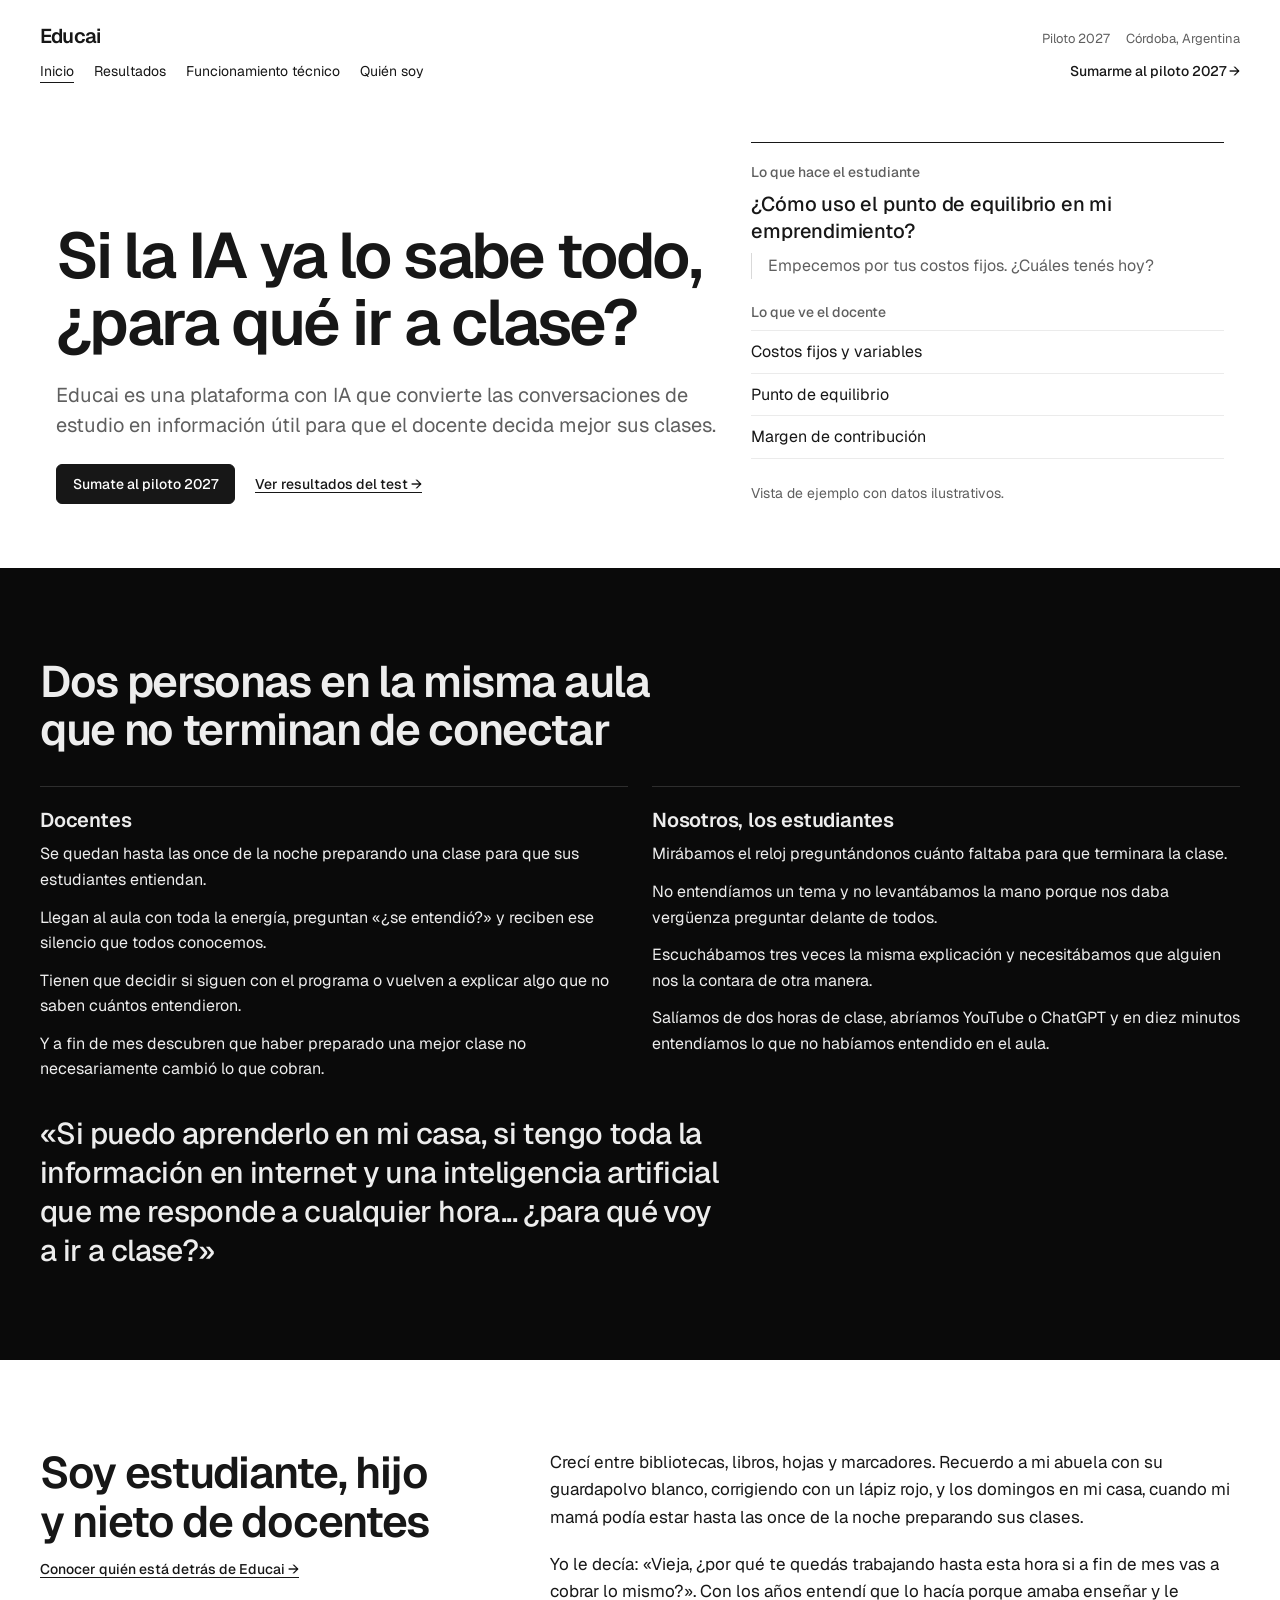
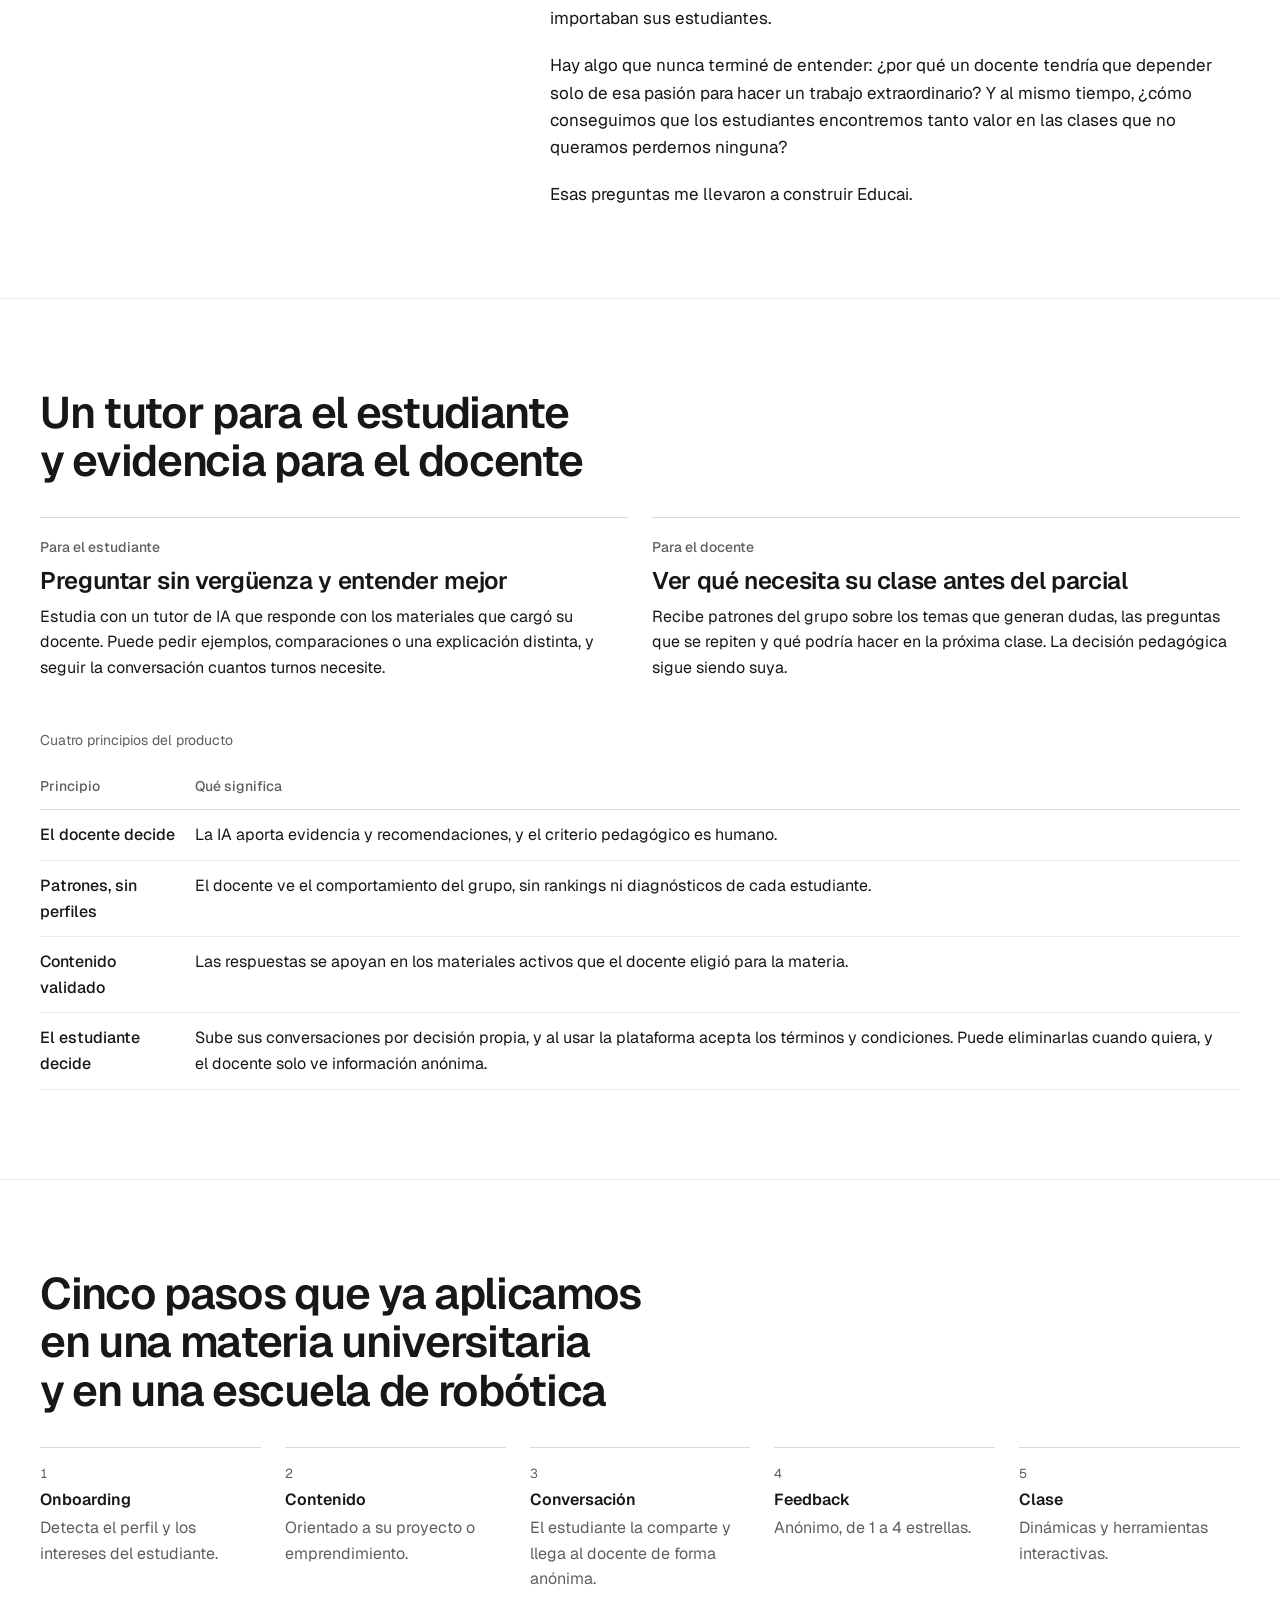
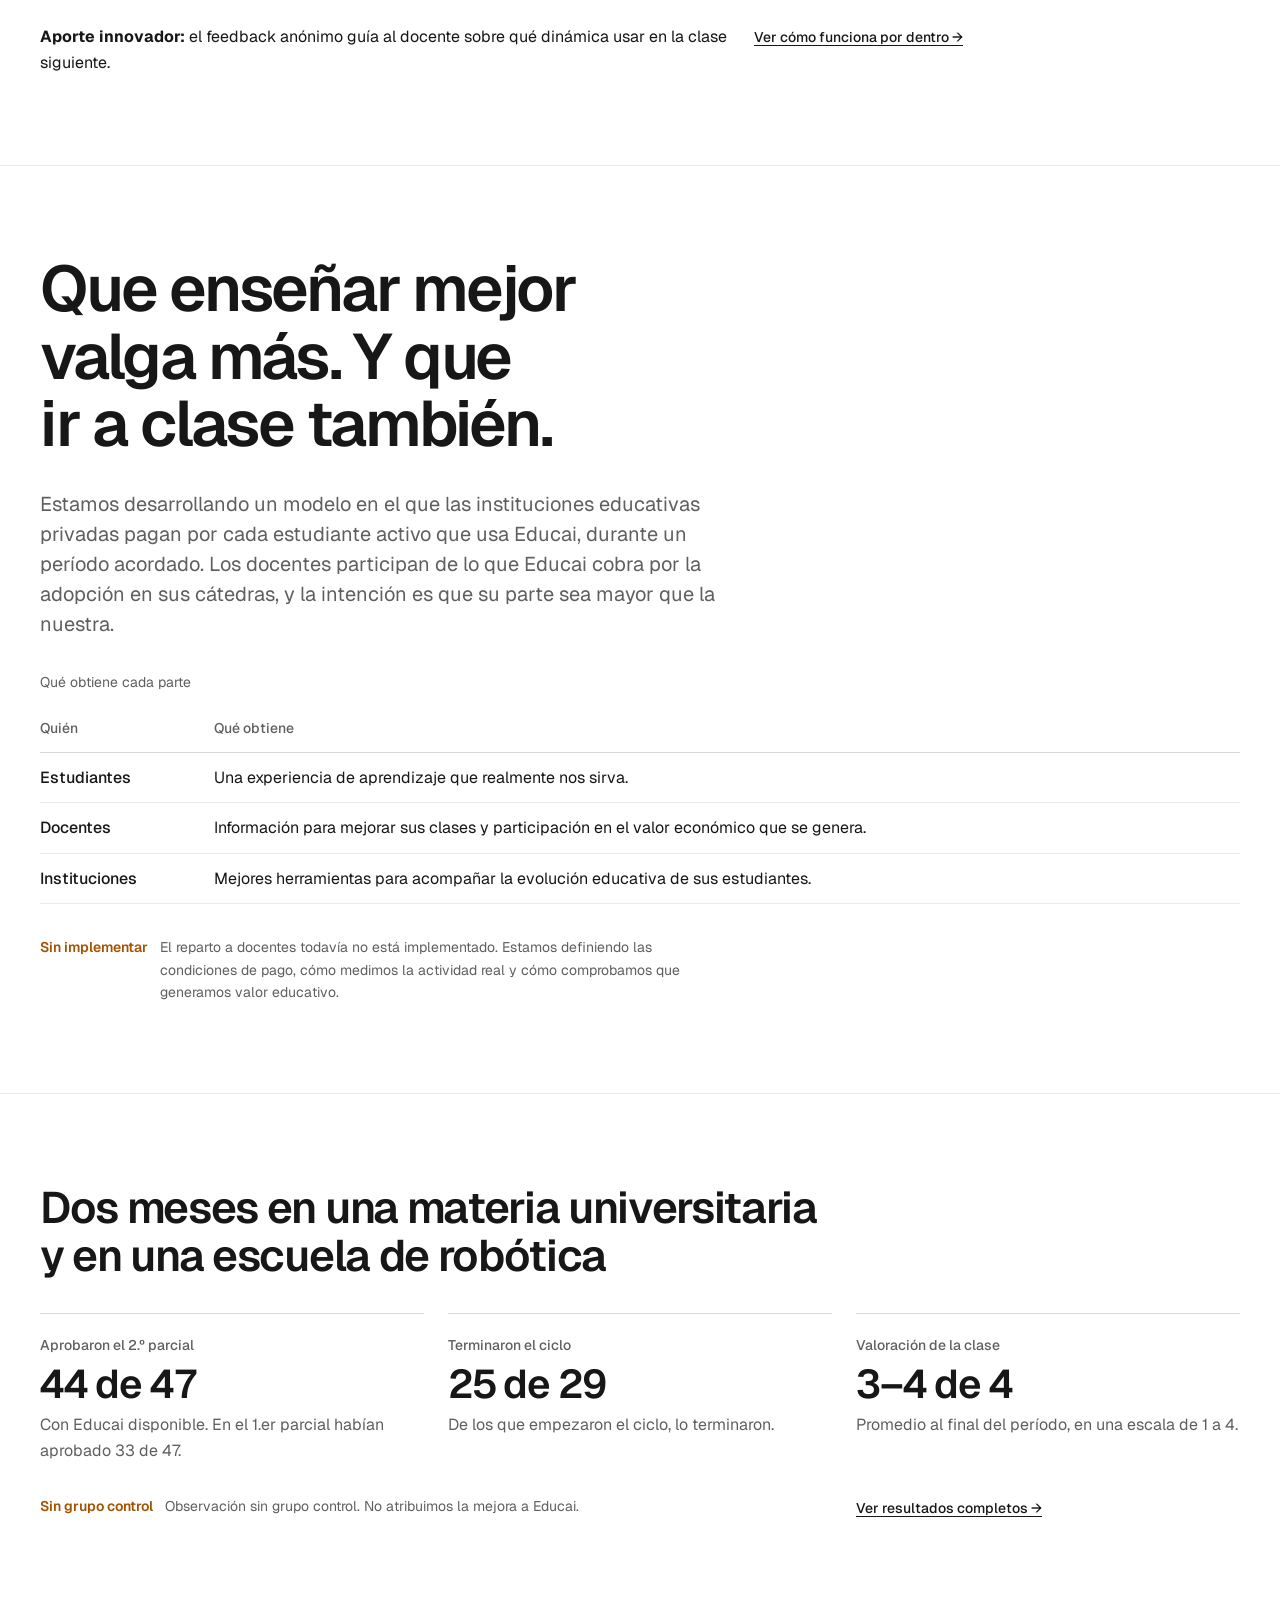
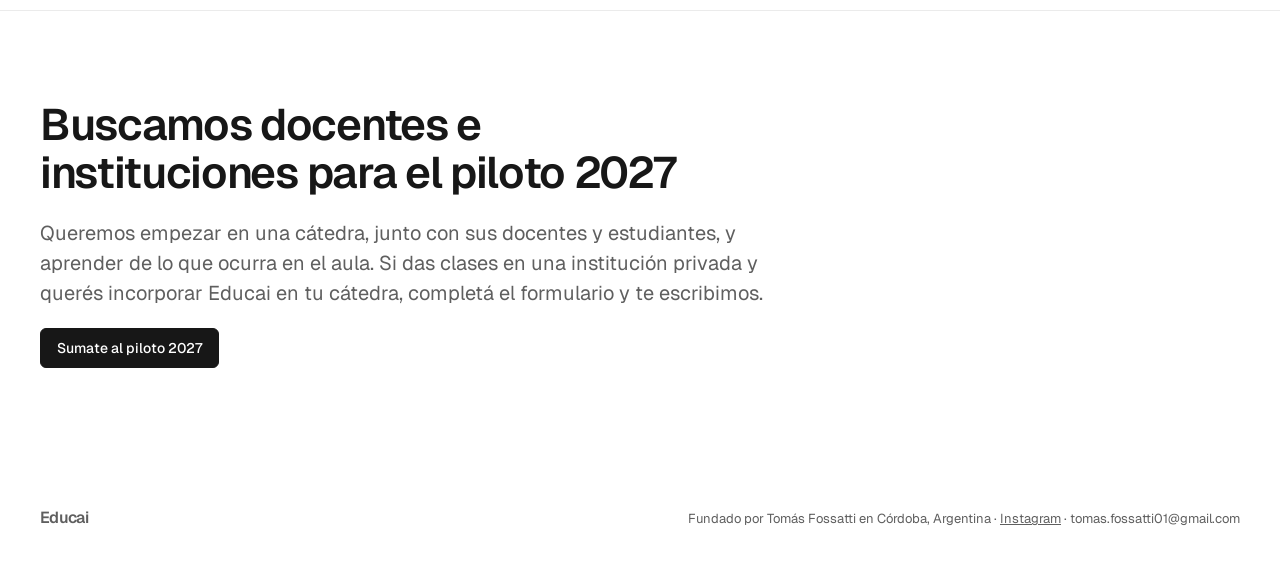
<file: index.html>
<!doctype html>
<html lang="es">
<head>
<meta charset="utf-8">
<meta name="viewport" content="width=device-width, initial-scale=1, viewport-fit=cover">
<title>Educai</title>
<meta name="description" content="Educai es una plataforma con IA que convierte las conversaciones de estudio en información útil para que el docente decida mejor sus clases.">
<link rel="preconnect" href="https://fonts.googleapis.com">
<link rel="preconnect" href="https://fonts.gstatic.com" crossorigin>
<link href="https://fonts.googleapis.com/css2?family=Geist:wght@400..600&family=Geist+Mono:wght@400..600&display=swap" rel="stylesheet" referrerpolicy="no-referrer">
<link href="https://vercel.com/geist/vercel-brand.css" rel="stylesheet">
<link href="/assets/site.css" rel="stylesheet">
</head>
<body class="vbg-report">
  <div class="vbg-shell">
    <a class="vbg-skip-link" href="#main">Ir al contenido</a>
    <header class="vbg-header">
      <div class="vbg-masthead">
        <span class="vbg-identity"><a class="vbg-custom-wordmark" href="/">Educai</a></span>
        <div class="vbg-document-meta"><span class="vbg-state">Piloto 2027</span><span class="vbg-context">Córdoba, Argentina</span></div>
      </div>
      <nav class="vbg-custom-nav" aria-label="Principal">
        <a href="/" aria-current="page">Inicio</a>
        <a href="/resultados">Resultados</a>
        <a href="/tecnico">Funcionamiento técnico</a>
        <a href="/quien-soy">Quién soy</a>
        <a class="vbg-custom-nav-cta" href="https://forms.gle/H1VRZcY6WzL2wMh96" target="_blank" rel="noopener">Sumarme al piloto 2027 →</a>
      </nav>
    </header>
    <main id="main">

      <section class="vbg-opening" aria-labelledby="h-inicio">
        <div class="vbg-opening-claim">
          <h1 class="vbg-display" id="h-inicio">Si la IA ya lo sabe todo, ¿para qué ir a clase?</h1>
          <p class="vbg-lede">Educai es una plataforma con IA que convierte las conversaciones de estudio en información útil para que el docente decida mejor sus clases.</p>
          <div class="vbg-custom-actions">
            <a class="vbg-button" href="https://forms.gle/H1VRZcY6WzL2wMh96" target="_blank" rel="noopener">Sumate al piloto 2027</a>
            <a class="vbg-custom-link" href="/resultados">Ver resultados del test →</a>
          </div>
        </div>
        <figure class="vbg-opening-proof vbg-custom-exchange">
          <div class="vbg-custom-exchange-part">
            <span class="vbg-label">Lo que hace el estudiante</span>
            <p class="vbg-custom-question">¿Cómo uso el punto de equilibrio en mi emprendimiento?</p>
            <p class="vbg-custom-answer">Empecemos por tus costos fijos. ¿Cuáles tenés hoy?</p>
          </div>
          <div class="vbg-custom-exchange-part">
            <span class="vbg-label">Lo que ve el docente</span>
            <ul class="vbg-custom-topics">
              <li>Costos fijos y variables</li>
              <li>Punto de equilibrio</li>
              <li>Margen de contribución</li>
            </ul>
          </div>
          <figcaption class="vbg-caption">Vista de ejemplo con datos ilustrativos.</figcaption>
        </figure>
      </section>

      <section class="vbg-section vbg-band" data-tone="contrast" aria-labelledby="h-tension">
        <div class="vbg-grid">
          <h2 class="vbg-title vbg-span-8" id="h-tension">Dos personas en la misma aula que no terminan de conectar</h2>
          <div class="vbg-custom-peer vbg-span-6">
            <h3 class="vbg-heading-20">Docentes</h3>
            <ul class="vbg-custom-list">
              <li>Se quedan hasta las once de la noche preparando una clase para que sus estudiantes entiendan.</li>
              <li>Llegan al aula con toda la energía, preguntan «¿se entendió?» y reciben ese silencio que todos conocemos.</li>
              <li>Tienen que decidir si siguen con el programa o vuelven a explicar algo que no saben cuántos entendieron.</li>
              <li>Y a fin de mes descubren que haber preparado una mejor clase no necesariamente cambió lo que cobran.</li>
            </ul>
          </div>
          <div class="vbg-custom-peer vbg-span-6">
            <h3 class="vbg-heading-20">Nosotros, los estudiantes</h3>
            <ul class="vbg-custom-list">
              <li>Mirábamos el reloj preguntándonos cuánto faltaba para que terminara la clase.</li>
              <li>No entendíamos un tema y no levantábamos la mano porque nos daba vergüenza preguntar delante de todos.</li>
              <li>Escuchábamos tres veces la misma explicación y necesitábamos que alguien nos la contara de otra manera.</li>
              <li>Salíamos de dos horas de clase, abríamos YouTube o ChatGPT y en diez minutos entendíamos lo que no habíamos entendido en el aula.</li>
            </ul>
          </div>
          <blockquote class="vbg-custom-quote vbg-span-12">«Si puedo aprenderlo en mi casa, si tengo toda la información en internet y una inteligencia artificial que me responde a cualquier hora... ¿para qué voy a ir a clase?»</blockquote>
        </div>
      </section>

      <section class="vbg-section" aria-labelledby="h-story">
        <div class="vbg-grid">
          <div class="vbg-stack vbg-span-5">
            <h2 class="vbg-title" id="h-story">Soy estudiante, hijo y nieto de docentes</h2>
            <a class="vbg-custom-link" href="/quien-soy">Conocer quién está detrás de Educai →</a>
          </div>
          <div class="vbg-flow vbg-span-7">
            <p>Crecí entre bibliotecas, libros, hojas y marcadores. Recuerdo a mi abuela con su guardapolvo blanco, corrigiendo con un lápiz rojo, y los domingos en mi casa, cuando mi mamá podía estar hasta las once de la noche preparando sus clases.</p>
            <p>Yo le decía: «Vieja, ¿por qué te quedás trabajando hasta esta hora si a fin de mes vas a cobrar lo mismo?». Con los años entendí que lo hacía porque amaba enseñar y le importaban sus estudiantes.</p>
            <p>Hay algo que nunca terminé de entender: ¿por qué un docente tendría que depender solo de esa pasión para hacer un trabajo extraordinario? Y al mismo tiempo, ¿cómo conseguimos que los estudiantes encontremos tanto valor en las clases que no queramos perdernos ninguna?</p>
            <p>Esas preguntas me llevaron a construir Educai.</p>
          </div>
        </div>
      </section>

      <section class="vbg-section" aria-labelledby="h-product">
        <div class="vbg-grid">
          <h2 class="vbg-title vbg-span-8" id="h-product">Un tutor para el estudiante y evidencia para el docente</h2>
          <div class="vbg-custom-peer vbg-span-6">
            <span class="vbg-label">Para el estudiante</span>
            <h3 class="vbg-heading-24">Preguntar sin vergüenza y entender mejor</h3>
            <p>Estudia con un tutor de IA que responde con los materiales que cargó su docente. Puede pedir ejemplos, comparaciones o una explicación distinta, y seguir la conversación cuantos turnos necesite.</p>
          </div>
          <div class="vbg-custom-peer vbg-span-6">
            <span class="vbg-label">Para el docente</span>
            <h3 class="vbg-heading-24">Ver qué necesita su clase antes del parcial</h3>
            <p>Recibe patrones del grupo sobre los temas que generan dudas, las preguntas que se repiten y qué podría hacer en la próxima clase. La decisión pedagógica sigue siendo suya.</p>
          </div>
        </div>
        <div class="vbg-table-wrap" style="margin-top:var(--c-sp-12)">
          <table>
            <caption>Cuatro principios del producto</caption>
            <thead><tr><th scope="col">Principio</th><th scope="col">Qué significa</th></tr></thead>
            <tbody>
              <tr><th scope="row">El docente decide</th><td>La IA aporta evidencia y recomendaciones, y el criterio pedagógico es humano.</td></tr>
              <tr><th scope="row">Patrones, sin perfiles</th><td>El docente ve el comportamiento del grupo, sin rankings ni diagnósticos de cada estudiante.</td></tr>
              <tr><th scope="row">Contenido validado</th><td>Las respuestas se apoyan en los materiales activos que el docente eligió para la materia.</td></tr>
              <tr><th scope="row">El estudiante decide</th><td>Sube sus conversaciones por decisión propia, y al usar la plataforma acepta los términos y condiciones. Puede eliminarlas cuando quiera, y el docente solo ve información anónima.</td></tr>
            </tbody>
          </table>
        </div>
      </section>

      <section class="vbg-section" aria-labelledby="h-cycle">
        <div class="vbg-grid">
          <h2 class="vbg-title vbg-span-8" id="h-cycle">Cinco pasos que ya aplicamos en una materia universitaria y en una escuela de robótica</h2>
          <ol class="vbg-custom-seq vbg-span-12">
            <li><h3 class="vbg-heading-16">Onboarding</h3><p>Detecta el perfil y los intereses del estudiante.</p></li>
            <li><h3 class="vbg-heading-16">Contenido</h3><p>Orientado a su proyecto o emprendimiento.</p></li>
            <li><h3 class="vbg-heading-16">Conversación</h3><p>El estudiante la comparte y llega al docente de forma anónima.</p></li>
            <li><h3 class="vbg-heading-16">Feedback</h3><p>Anónimo, de 1 a 4 estrellas.</p></li>
            <li><h3 class="vbg-heading-16">Clase</h3><p>Dinámicas y herramientas interactivas.</p></li>
          </ol>
          <p class="vbg-span-7"><strong>Aporte innovador:</strong> el feedback anónimo guía al docente sobre qué dinámica usar en la clase siguiente.</p>
          <p class="vbg-span-5"><a class="vbg-custom-link" href="/tecnico">Ver cómo funciona por dentro →</a></p>
        </div>
      </section>

      <section class="vbg-section" aria-labelledby="h-model">
        <div class="vbg-grid">
          <h2 class="vbg-display vbg-span-8" id="h-model">Que enseñar mejor valga más. Y que ir a clase también.</h2>
          <p class="vbg-lede vbg-span-7">Estamos desarrollando un modelo en el que las instituciones educativas privadas pagan por cada estudiante activo que usa Educai, durante un período acordado. Los docentes participan de lo que Educai cobra por la adopción en sus cátedras, y la intención es que su parte sea mayor que la nuestra.</p>
          <div class="vbg-table-wrap vbg-span-12">
            <table>
              <caption>Qué obtiene cada parte</caption>
              <thead><tr><th scope="col">Quién</th><th scope="col">Qué obtiene</th></tr></thead>
              <tbody>
                <tr><th scope="row">Estudiantes</th><td>Una experiencia de aprendizaje que realmente nos sirva.</td></tr>
                <tr><th scope="row">Docentes</th><td>Información para mejorar sus clases y participación en el valor económico que se genera.</td></tr>
                <tr><th scope="row">Instituciones</th><td>Mejores herramientas para acompañar la evolución educativa de sus estudiantes.</td></tr>
              </tbody>
            </table>
          </div>
          <p class="vbg-note vbg-custom-caveat vbg-span-12"><b>Sin implementar</b><span>El reparto a docentes todavía no está implementado. Estamos definiendo las condiciones de pago, cómo medimos la actividad real y cómo comprobamos que generamos valor educativo.</span></p>
        </div>
      </section>

      <section class="vbg-section" aria-labelledby="h-teaser">
        <div class="vbg-grid">
          <h2 class="vbg-title vbg-span-8" id="h-teaser">Dos meses en una materia universitaria y en una escuela de robótica</h2>
          <div class="vbg-stat-strip vbg-span-12">
            <div class="vbg-stat"><span class="vbg-stat-label">Aprobaron el 2.º parcial</span><span class="vbg-stat-value vbg-numeric">44 de 47</span><span class="vbg-stat-detail">Con Educai disponible. En el 1.er parcial habían aprobado 33 de 47.</span></div>
            <div class="vbg-stat"><span class="vbg-stat-label">Terminaron el ciclo</span><span class="vbg-stat-value vbg-numeric">25 de 29</span><span class="vbg-stat-detail">De los que empezaron el ciclo, lo terminaron.</span></div>
            <div class="vbg-stat"><span class="vbg-stat-label">Valoración de la clase</span><span class="vbg-stat-value vbg-numeric">3–4 de 4</span><span class="vbg-stat-detail">Promedio al final del período, en una escala de 1 a 4.</span></div>
          </div>
          <p class="vbg-note vbg-custom-caveat vbg-span-8"><b>Sin grupo control</b><span>Observación sin grupo control. No atribuimos la mejora a Educai.</span></p>
          <p class="vbg-span-4"><a class="vbg-custom-link" href="/resultados">Ver resultados completos →</a></p>
        </div>
      </section>

      <section class="vbg-section" aria-labelledby="h-close">
        <div class="vbg-grid">
          <div class="vbg-custom-closing vbg-span-8">
            <h2 class="vbg-title" id="h-close">Buscamos docentes e instituciones para el piloto 2027</h2>
            <p class="vbg-lede">Queremos empezar en una cátedra, junto con sus docentes y estudiantes, y aprender de lo que ocurra en el aula. Si das clases en una institución privada y querés incorporar Educai en tu cátedra, completá el formulario y te escribimos.</p>
            <a class="vbg-button" href="https://forms.gle/H1VRZcY6WzL2wMh96" target="_blank" rel="noopener">Sumate al piloto 2027</a>
          </div>
        </div>
      </section>
    </main>
    <footer class="vbg-footer">
      <a class="vbg-custom-wordmark vbg-custom-wordmark-footer" href="/">Educai</a>
      <span>Fundado por Tomás Fossatti en Córdoba, Argentina · <a href="https://www.instagram.com/tomasfossatti_/" target="_blank" rel="noopener">Instagram</a> · tomas.fossatti01@gmail.com</span>
    </footer>
  </div>
<script src="/assets/site.js"></script>
</body>
</html>
</file>
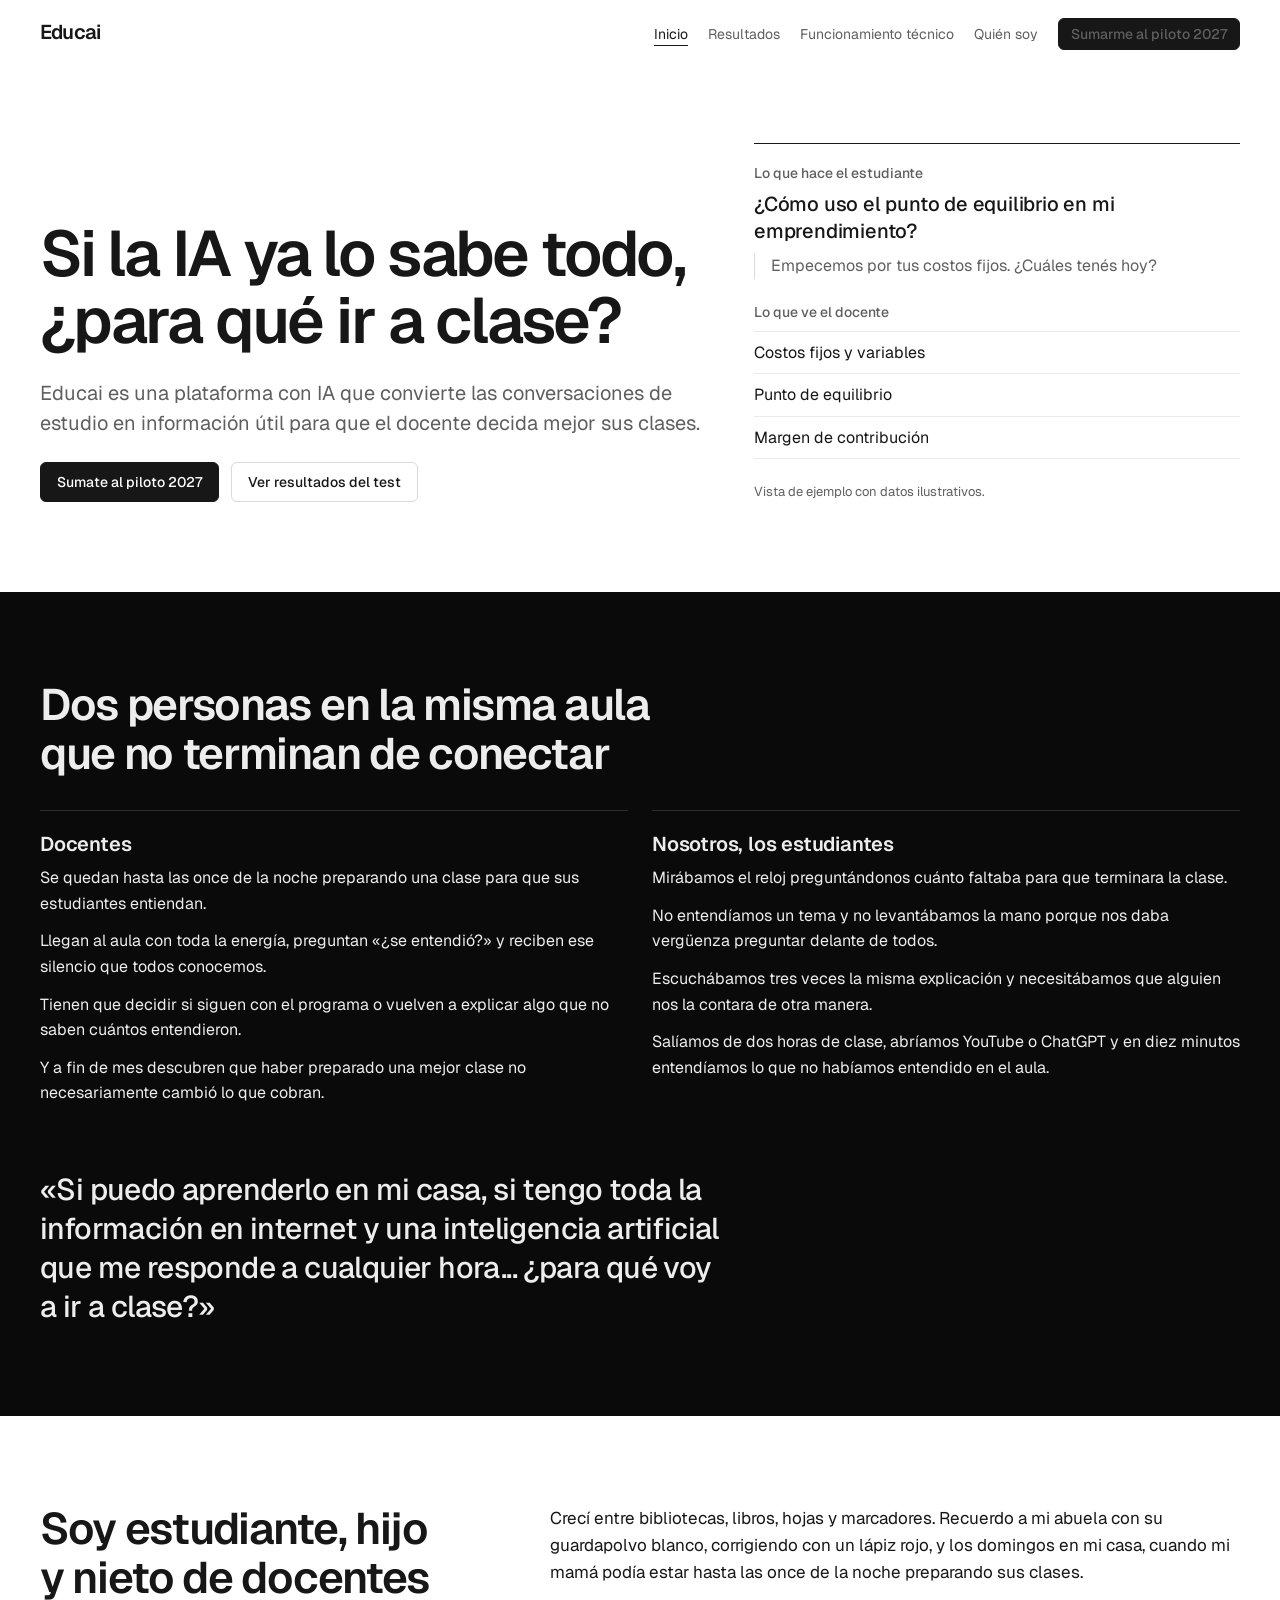
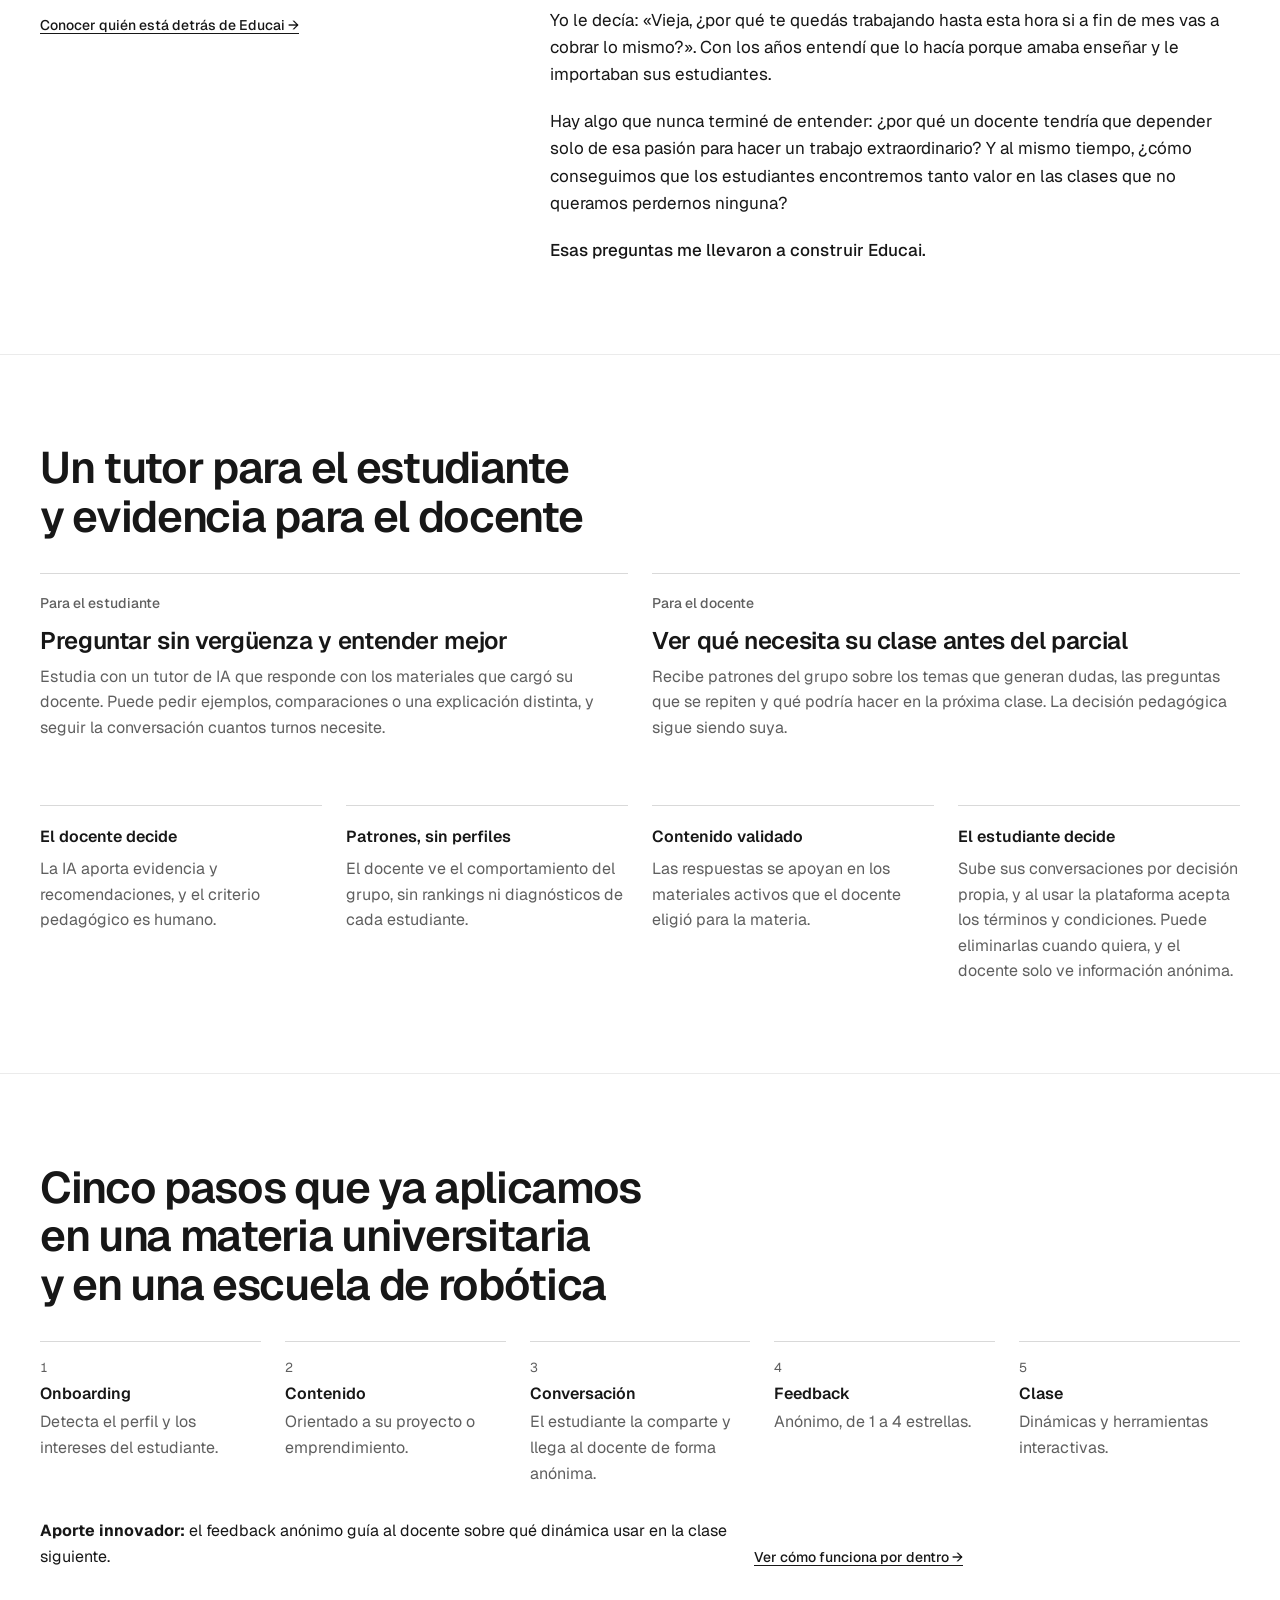
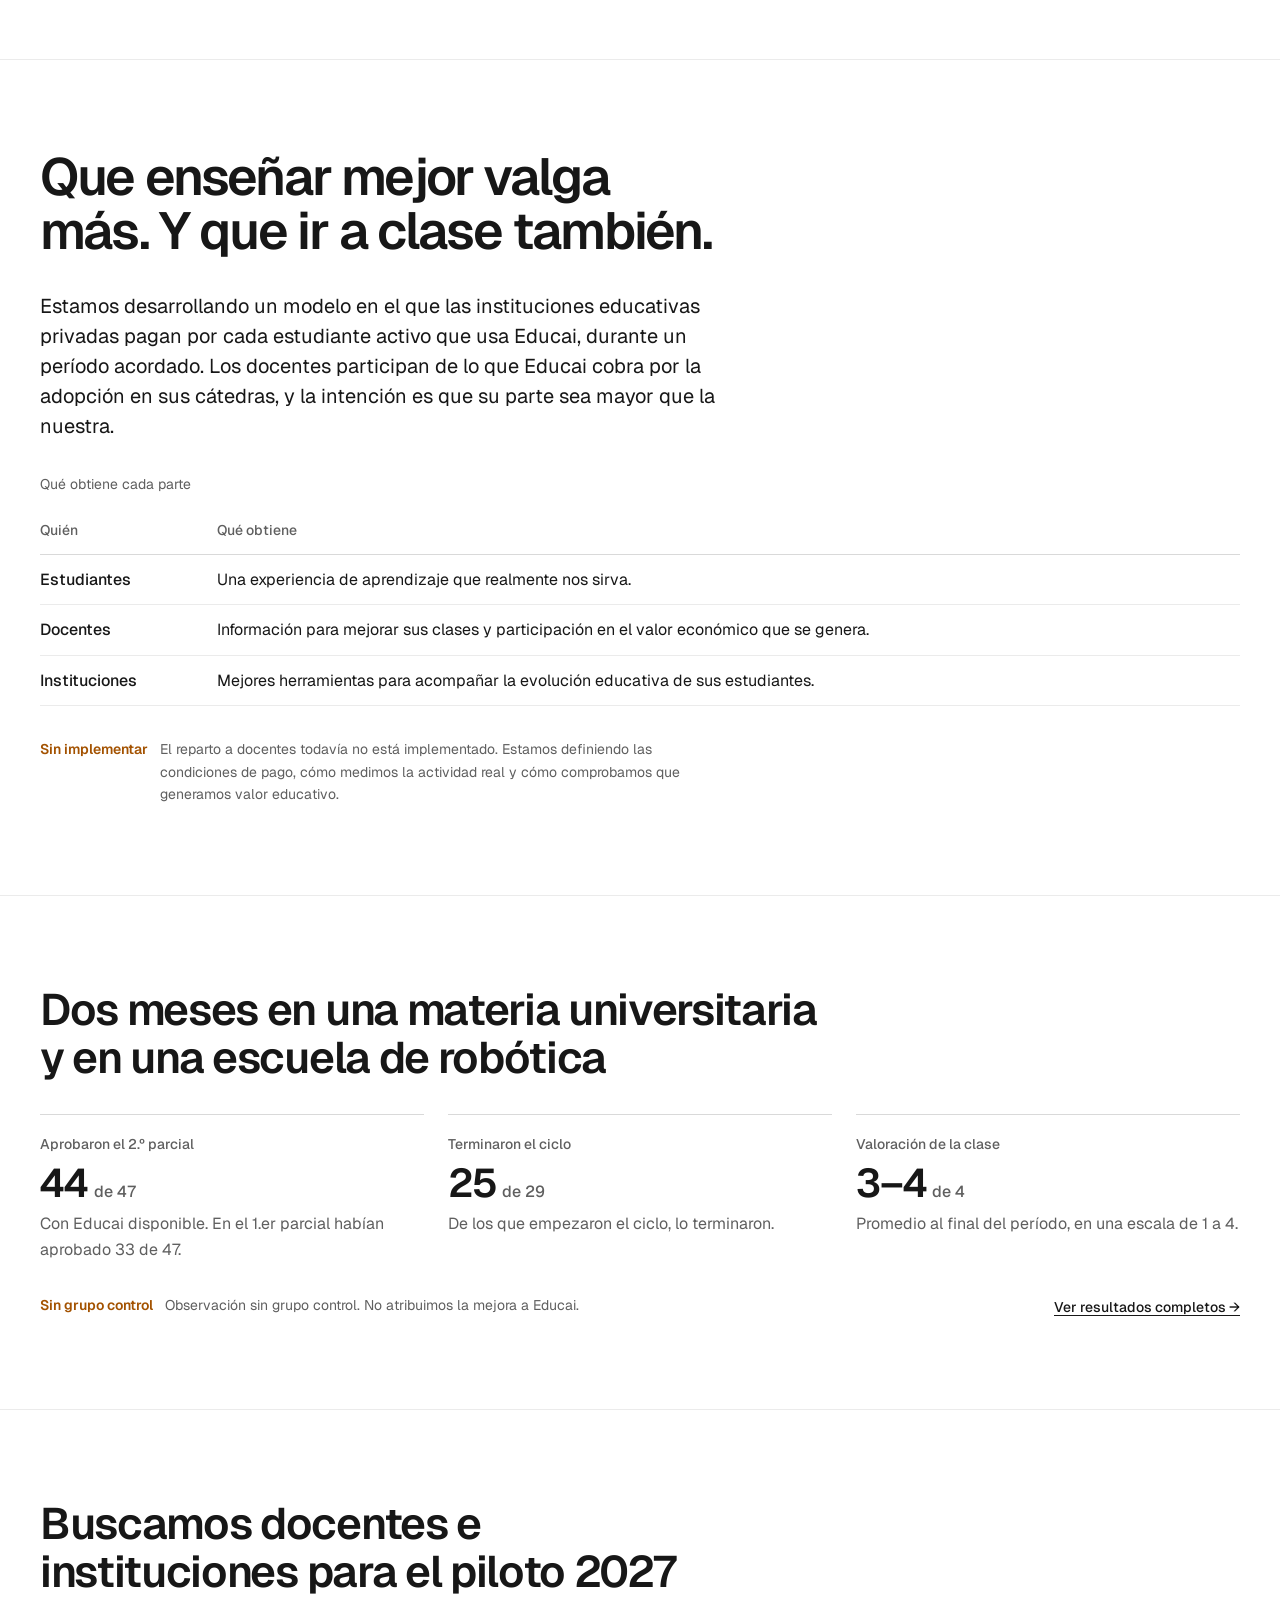
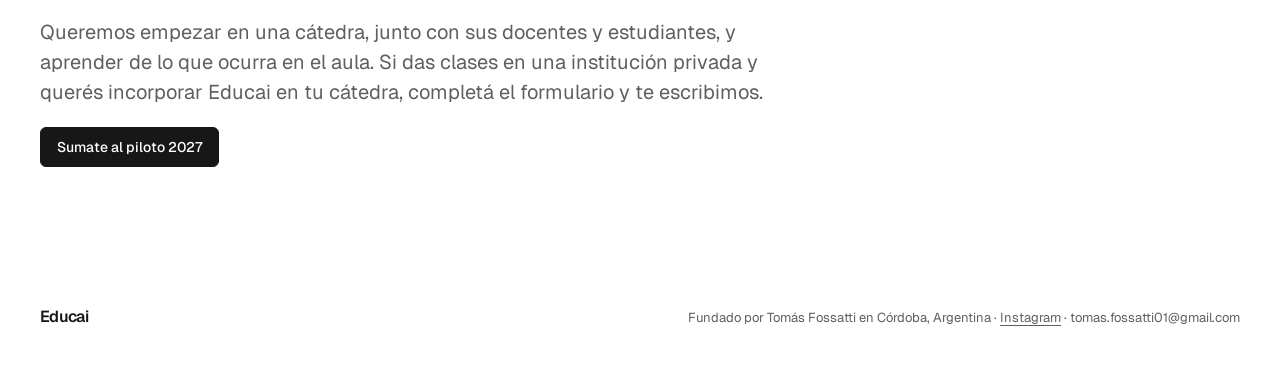
<file: versiones/2026-11-14-monocromo/index.html>
<!doctype html>
<html lang="es">
<head>
<meta charset="utf-8">
<meta name="viewport" content="width=device-width, initial-scale=1, viewport-fit=cover">
<meta name="description" content="Educai es una plataforma con IA que convierte las conversaciones de estudio en información útil para que el docente decida mejor sus clases.">
<style>:root{padding-top:env(safe-area-inset-top,0px);padding-bottom:env(safe-area-inset-bottom,0px)}body{margin:0}img{max-width:100%}[hidden]{display:none!important}</style>
<title>Educai</title>
<link rel="preconnect" href="https://fonts.googleapis.com">
<link rel="preconnect" href="https://fonts.gstatic.com" crossorigin>
<link rel="stylesheet" href="https://fonts.googleapis.com/css2?family=Geist:wght@400..600&family=Geist+Mono:wght@400..600&display=swap">
<style>
/* Layout: un solo lienzo monocromo sobre grilla de 12/6/4 columnas; jerarquía por tipografía; una banda de contraste solo donde marca un cambio de estado */
:root{
  --surface-primary:#FFFFFF; --surface-secondary:#FAFAFA; --surface-contrast:#0A0A0A;
  --text-primary:#171717; --text-secondary:#5F5F5F; --text-on-contrast:#EDEDED; --text-on-contrast-secondary:#A1A1A1;
  --border-subtle:#EBEBEB; --border-default:#D9D9D9; --border-strong:#171717; --border-on-contrast:#2E2E2E;
  --focus:#0068D6; --warning:#A35200; --chart-1:#171717; --chart-2:#A8A8A8;
  --sans:"Geist",ui-sans-serif,system-ui,-apple-system,"Segoe UI",sans-serif;
  --mono:"Geist Mono",ui-monospace,SFMono-Regular,Menlo,monospace;
  --t-display:clamp(2.5rem,5.4vw,4rem); --t-title:clamp(2rem,4vw,2.75rem); --t-section:1.5rem; --t-sub:1.25rem; --t-16:1rem;
  --t-lede:1.25rem; --t-body:1rem; --t-label:.875rem; --t-meta:.8125rem;
  --s1:4px; --s2:8px; --s3:12px; --s4:16px; --s5:20px; --s6:24px; --s8:32px; --s10:40px; --s12:48px; --s16:64px;
  --radius:6px;
}
@media (prefers-color-scheme: dark){:root:not([data-theme="light"]){
  --surface-primary:#0A0A0A; --surface-secondary:#111111; --surface-contrast:#EDEDED;
  --text-primary:#EDEDED; --text-secondary:#A1A1A1; --text-on-contrast:#0A0A0A; --text-on-contrast-secondary:#4D4D4D;
  --border-subtle:#1F1F1F; --border-default:#2E2E2E; --border-strong:#EDEDED; --border-on-contrast:#D4D4D4;
  --focus:#52A8FF; --warning:#FFB224; --chart-1:#EDEDED; --chart-2:#5C5C5C; color-scheme:dark}}
:root[data-theme="dark"]{
  --surface-primary:#0A0A0A; --surface-secondary:#111111; --surface-contrast:#EDEDED;
  --text-primary:#EDEDED; --text-secondary:#A1A1A1; --text-on-contrast:#0A0A0A; --text-on-contrast-secondary:#4D4D4D;
  --border-subtle:#1F1F1F; --border-default:#2E2E2E; --border-strong:#EDEDED; --border-on-contrast:#D4D4D4;
  --focus:#52A8FF; --warning:#FFB224; --chart-1:#EDEDED; --chart-2:#5C5C5C; color-scheme:dark}

*{box-sizing:border-box}
body{background:var(--surface-primary);color:var(--text-primary);font-family:var(--sans);font-size:var(--t-body);line-height:1.6;-webkit-font-smoothing:antialiased;font-feature-settings:"liga" 1}
h1,h2,h3,h4,p,ul,ol,figure,blockquote{margin:0}
h1,h2,h3,h4{text-wrap:balance;font-weight:600}
a{color:inherit;text-underline-offset:3px;text-decoration-thickness:1px}
a:focus-visible,button:focus-visible{outline:2px solid var(--focus);outline-offset:3px;border-radius:var(--radius)}
.num{font-variant-numeric:tabular-nums}
.mono{font-family:var(--mono);font-size:.9em}
.vh{position:absolute;width:1px;height:1px;overflow:hidden;clip:rect(0 0 0 0);white-space:nowrap}

/* type roles */
.display{font-size:var(--t-display);line-height:1.05;letter-spacing:-.035em}
.title{font-size:var(--t-title);line-height:1.1;letter-spacing:-.03em}
.h24{font-size:var(--t-section);line-height:1.25;letter-spacing:-.015em}
.h20{font-size:var(--t-sub);line-height:1.3;letter-spacing:-.01em}
.h16{font-size:var(--t-16);line-height:1.4}
.lede{font-size:var(--t-lede);line-height:1.5;color:var(--text-secondary);max-width:58ch}
.label{font-size:var(--t-label);line-height:1.4;font-weight:500;color:var(--text-secondary)}
.meta{font-size:var(--t-meta);line-height:1.45;color:var(--text-secondary)}
.body-2{color:var(--text-secondary)}
.reading{max-width:66ch}

/* shell + grid */
.pad{padding-left:max(16px,env(safe-area-inset-left,0px));padding-right:max(16px,env(safe-area-inset-right,0px))}
.wrap{max-width:1200px;margin:0 auto}
.grid{display:grid;grid-template-columns:repeat(12,minmax(0,1fr));column-gap:var(--s6);row-gap:var(--s8)}
.grid>*{min-width:0}
.c12{grid-column:span 12}.c8{grid-column:span 8}.c7{grid-column:span 7}.c6{grid-column:span 6}.c5{grid-column:span 5}.c4{grid-column:span 4}.c3{grid-column:span 3}
.o1{grid-column:8 / span 5}
@media (max-width:960px){.grid{grid-template-columns:repeat(6,minmax(0,1fr))}.c12,.c8,.c7,.c6,.c5,.o1{grid-column:span 6}.c4,.c3{grid-column:span 3}}
@media (max-width:600px){.grid{grid-template-columns:repeat(4,minmax(0,1fr));column-gap:var(--s4)}.c12,.c8,.c7,.c6,.c5,.c4,.c3,.o1{grid-column:span 4}}

body::before{content:"";position:fixed;inset:0 0 auto;height:env(safe-area-inset-top,0px);z-index:10;background:var(--surface-primary)}
header.site{position:sticky;top:env(safe-area-inset-top,0px);z-index:9;background:var(--surface-primary);padding-block:var(--s4)}
.masthead{display:flex;align-items:baseline;gap:var(--s6);flex-wrap:wrap}
.wordmark{font-weight:600;font-size:1.25rem;letter-spacing:-.04em;text-decoration:none}
.nav{display:flex;gap:var(--s5);flex-wrap:wrap;flex:1;justify-content:flex-end;align-items:baseline}
.nav a{text-decoration:none;font-size:var(--t-label);color:var(--text-secondary)}
.nav a:hover,.nav a[aria-current="page"]{color:var(--text-primary)}
.nav a[aria-current="page"]{text-decoration:underline;text-underline-offset:6px}
@media (max-width:760px){.nav{justify-content:flex-start;flex-basis:100%;gap:var(--s4)}.nav .btn{display:none}}
.skip{position:absolute;left:-9999px}.skip:focus{left:16px;top:16px;z-index:20;background:var(--surface-primary);padding:8px 12px}

/* buttons */
.btn{display:inline-flex;align-items:center;justify-content:center;height:40px;padding:0 var(--s4);border-radius:var(--radius);font:500 var(--t-label)/1 var(--sans);text-decoration:none;background:var(--text-primary);color:var(--surface-primary);border:1px solid var(--text-primary);white-space:nowrap}
.btn:hover{opacity:.88}
.btn.secondary{background:transparent;color:var(--text-primary);border-color:var(--border-default)}
.btn.secondary:hover{border-color:var(--border-strong);opacity:1}
.btn.sm{height:32px;padding:0 var(--s3)}
.actions{display:flex;gap:var(--s3);flex-wrap:wrap}
.link{font-size:var(--t-label);font-weight:500}

/* sections */
.section{padding-block:clamp(var(--s12),7vw,96px)}
.section+.section{border-top:1px solid var(--border-subtle)}
.opening{padding-block:clamp(var(--s10),6vw,88px) clamp(var(--s12),7vw,96px)}
.band{background:var(--surface-contrast);color:var(--text-on-contrast)}
.band .body-2,.band .lede,.band .label,.band .meta{color:var(--text-on-contrast-secondary)}
.band .btn{background:var(--text-on-contrast);color:var(--surface-contrast);border-color:var(--text-on-contrast)}
.band .peer{border-top-color:var(--border-on-contrast)}
.band+.section,.section+.band{border-top:0}
.head{display:flex;flex-direction:column;gap:var(--s3)}
.peer{border-top:1px solid var(--border-default);padding-top:var(--s5);display:flex;flex-direction:column;gap:var(--s2)}
.peer .label{margin-bottom:var(--s1)}
.list{list-style:none;padding:0;display:flex;flex-direction:column;gap:var(--s3)}
.list li{color:var(--text-secondary)}
.band .list li{color:var(--text-on-contrast)}
.prose{display:flex;flex-direction:column;gap:var(--s5);font-size:1.0625rem;max-width:64ch}
.closing{display:flex;flex-direction:column;gap:var(--s5);align-items:flex-start}

/* hero example */
.example{border-top:1px solid var(--border-strong);padding-top:var(--s5);display:flex;flex-direction:column;gap:var(--s6)}
.ex-row{display:flex;flex-direction:column;gap:var(--s2)}
.ex-q{font-size:var(--t-sub);line-height:1.35;font-weight:500;letter-spacing:-.01em}
.ex-a{padding-left:var(--s4);border-left:1px solid var(--border-default);color:var(--text-secondary)}
.ex-topics{list-style:none;padding:0;display:flex;flex-direction:column}
.ex-topics li{padding-block:var(--s2);border-bottom:1px solid var(--border-subtle)}
.ex-topics li:first-child{border-top:1px solid var(--border-subtle)}

blockquote.q{font-size:clamp(1.375rem,2.6vw,1.875rem);line-height:1.3;font-weight:500;letter-spacing:-.02em;max-width:34ch}

/* sequences */
.seq{list-style:none;padding:0;display:grid;grid-template-columns:repeat(5,minmax(0,1fr));gap:var(--s6);counter-reset:n}
.seq>li{counter-increment:n;border-top:1px solid var(--border-default);padding-top:var(--s4);display:flex;flex-direction:column;gap:var(--s1);min-width:0}
.seq>li::before{content:counter(n);font-size:var(--t-meta);color:var(--text-secondary);font-variant-numeric:tabular-nums}
.seq>li p{color:var(--text-secondary)}
.seq.cols3{grid-template-columns:repeat(3,minmax(0,1fr))}
.seq.cols1{grid-template-columns:1fr;gap:0}
.seq.cols1>li{flex-direction:row;gap:var(--s4);padding-block:var(--s3);border-top-color:var(--border-subtle)}
.seq.cols1>li::before{min-width:1.5em}
@media (max-width:960px){.seq{grid-template-columns:repeat(2,minmax(0,1fr))}.seq.cols3{grid-template-columns:repeat(2,minmax(0,1fr))}.seq.cols1{grid-template-columns:1fr}}
@media (max-width:520px){.seq,.seq.cols3{grid-template-columns:1fr}}

/* stats */
.stats{display:grid;grid-template-columns:repeat(3,minmax(0,1fr));gap:var(--s6)}
.stats>*{min-width:0}
@media (max-width:760px){.stats{grid-template-columns:1fr}}
.stat{border-top:1px solid var(--border-default);padding-top:var(--s5);display:flex;flex-direction:column;gap:var(--s2)}
.stat-value{font-size:2.5rem;line-height:1;font-weight:600;letter-spacing:-.03em;font-variant-numeric:tabular-nums}
.stat-value span{font-size:1rem;font-weight:500;color:var(--text-secondary);letter-spacing:0;margin-left:6px}
.stat p{color:var(--text-secondary)}

.note{font-size:var(--t-label);color:var(--text-secondary);max-width:70ch}
.caveat{display:flex;gap:var(--s3);align-items:baseline;font-size:var(--t-label);color:var(--text-secondary);max-width:72ch}
.caveat b{color:var(--warning);font-weight:600;white-space:nowrap}

/* bar chart */
.chart{display:flex;flex-direction:column;gap:var(--s5)}
.bars{display:flex;flex-direction:column;gap:var(--s5)}
.bar{display:grid;grid-template-columns:minmax(0,1fr) 8.5rem;column-gap:var(--s4);row-gap:var(--s2);align-items:center}
.bar-name{grid-column:1 / -1;font-size:var(--t-label);color:var(--text-secondary)}
.bar-track{position:relative;height:36px}
.bar-fill{position:absolute;inset:0 auto 0 0;background:var(--chart-2);border-radius:2px}
.bar.key .bar-fill{background:var(--chart-1)}
.bar-value{font-weight:600;font-variant-numeric:tabular-nums;text-align:right}
.bar.key .bar-name{color:var(--text-primary);font-weight:500}
.axis{display:grid;grid-template-columns:minmax(0,1fr) 8.5rem;column-gap:var(--s4)}
.axis div{position:relative;height:18px;border-top:1px solid var(--border-strong)}
.axis span{position:absolute;top:4px;font-size:var(--t-meta);color:var(--text-secondary);transform:translateX(-50%);font-variant-numeric:tabular-nums}
.axis span:first-child{transform:none}.axis span:last-child{transform:translateX(-100%)}
.chart-area{position:relative}
.grid-lines{position:absolute;inset:0 calc(8.5rem + var(--s4)) 18px 0;pointer-events:none}
.grid-lines i{position:absolute;top:0;bottom:0;border-left:1px dashed var(--border-subtle)}
figcaption{font-size:var(--t-label);color:var(--text-secondary);max-width:70ch}

/* unit chart */
.units{display:flex;flex-direction:column;gap:var(--s8)}
.unit-group{display:grid;grid-template-columns:minmax(0,1fr) minmax(0,15rem);gap:var(--s6);align-items:start}
@media (max-width:760px){.unit-group{grid-template-columns:1fr}}
.cells{display:flex;flex-wrap:wrap;gap:5px;max-width:560px}
.cell{width:20px;height:20px;border-radius:3px;border:1.5px solid var(--chart-1);position:relative;overflow:hidden}
.cell.done{background:var(--chart-1)}
.cell.half::after{content:"";position:absolute;inset:50% 0 0 0;background:var(--chart-1)}
.cell.none{border-color:var(--chart-2)}
.keys{list-style:none;padding:0;display:flex;flex-direction:column;gap:var(--s3)}
.keys li{display:flex;gap:var(--s3);align-items:baseline}
.keys .cell{flex:none;width:14px;height:14px;transform:translateY(2px)}
.keys b{font-variant-numeric:tabular-nums;font-weight:600;min-width:1.6em;display:inline-block}

/* tables */
.table-wrap{overflow-x:auto}
table{width:100%;border-collapse:collapse;font-size:var(--t-body)}
caption{text-align:left;font-size:var(--t-label);color:var(--text-secondary);padding-bottom:var(--s3);caption-side:top}
th,td{padding:var(--s3) var(--s4) var(--s3) 0;border-bottom:1px solid var(--border-subtle);text-align:left;vertical-align:top}
thead th{font-size:var(--t-label);font-weight:500;color:var(--text-secondary);border-bottom:1px solid var(--border-default);vertical-align:bottom}
th.r,td.r{text-align:right;font-variant-numeric:tabular-nums}
td:last-child,th:last-child{padding-right:0}
tbody th{font-weight:500}

/* tech */
.flow{list-style:none;padding:0;display:flex;flex-wrap:wrap;gap:var(--s2) var(--s3);align-items:baseline}
.flow li{display:flex;gap:var(--s3);align-items:baseline;font-weight:500}
.flow li:not(:last-child)::after{content:"→";color:var(--text-secondary);font-weight:400}
.flow li:last-child{text-decoration:underline;text-underline-offset:5px}
.spec-row{display:grid;grid-template-columns:repeat(12,minmax(0,1fr));column-gap:var(--s6);padding-block:var(--s6);border-top:1px solid var(--border-on-contrast)}
.spec-row>*{min-width:0}
.spec-row h3{grid-column:span 4}.spec-row p{grid-column:span 8;color:var(--text-on-contrast-secondary)}
@media (max-width:760px){.spec-row{grid-template-columns:1fr;row-gap:var(--s2)}.spec-row h3,.spec-row p{grid-column:auto}}
.check{list-style:none;padding:0;display:flex;flex-direction:column}
.check li{padding-block:var(--s2);border-bottom:1px solid var(--border-subtle);display:flex;gap:var(--s3);align-items:baseline}
.check li::before{content:"";flex:none;width:8px;height:8px;border-radius:50%;background:var(--text-primary);transform:translateY(-1px)}
.check.todo li{color:var(--text-secondary)}
.check.todo li::before{background:transparent;border:1.5px solid var(--text-secondary)}

/* talks */
.talks th[scope="row"]{white-space:nowrap;font-weight:400;color:var(--text-secondary);font-variant-numeric:tabular-nums;width:9rem}
.talks td h3{font-size:var(--t-16);margin-bottom:var(--s1)}
.talks td p{color:var(--text-secondary)}
@media (max-width:600px){.talks tr{display:grid;padding-block:var(--s3);border-bottom:1px solid var(--border-subtle)}.talks th,.talks td{border:0;padding:0 0 var(--s1)}.talks thead{display:none}}

.copy{display:flex;gap:var(--s3);align-items:center;flex-wrap:wrap}
.copy code{font-family:var(--mono);font-size:var(--t-label);border:1px solid var(--border-default);border-radius:var(--radius);padding:9px 12px;user-select:all;word-break:break-all}
.copy button{height:40px;padding:0 var(--s4);border-radius:var(--radius);border:1px solid var(--border-default);background:transparent;color:var(--text-primary);font:500 var(--t-label) var(--sans);cursor:pointer}

footer.site{padding-block:var(--s12) var(--s10)}
.foot{display:flex;justify-content:space-between;gap:var(--s4);flex-wrap:wrap;align-items:baseline}
.foot .wordmark{font-size:1rem}
</style>
</head>
<body>

<a class="skip" href="#main">Ir al contenido</a>
<header class="site pad">
  <div class="wrap masthead">
    <a class="wordmark" href="#inicio">Educai</a>
    <nav class="nav" aria-label="Principal">
      <a href="#inicio" data-r="inicio">Inicio</a>
      <a href="#resultados" data-r="resultados">Resultados</a>
      <a href="#tecnico" data-r="tecnico">Funcionamiento técnico</a>
      <a href="#quien-soy" data-r="quien-soy">Quién soy</a>
      <a class="btn sm" href="https://forms.gle/H1VRZcY6WzL2wMh96" target="_blank" rel="noopener">Sumarme al piloto 2027</a>
    </nav>
  </div>
</header>

<main id="main">
<!-- ================= INICIO ================= -->
<div class="view" id="v-inicio">
  <section class="opening pad">
    <div class="wrap grid" style="align-items:end">
      <div class="c7" style="display:flex;flex-direction:column;gap:var(--s6)">
        <h1 class="display">Si la IA ya lo sabe todo, ¿para qué ir a clase?</h1>
        <p class="lede">Educai es una plataforma con IA que convierte las conversaciones de estudio en información útil para que el docente decida mejor sus clases.</p>
        <div class="actions">
          <a class="btn" href="https://forms.gle/H1VRZcY6WzL2wMh96" target="_blank" rel="noopener">Sumate al piloto 2027</a>
          <a class="btn secondary" href="#resultados">Ver resultados del test</a>
        </div>
      </div>
      <figure class="c5 example" aria-label="Vista de ejemplo con datos ilustrativos">
        <div class="ex-row">
          <span class="label">Lo que hace el estudiante</span>
          <p class="ex-q">¿Cómo uso el punto de equilibrio en mi emprendimiento?</p>
          <p class="ex-a">Empecemos por tus costos fijos. ¿Cuáles tenés hoy?</p>
        </div>
        <div class="ex-row">
          <span class="label">Lo que ve el docente</span>
          <ul class="ex-topics">
            <li>Costos fijos y variables</li>
            <li>Punto de equilibrio</li>
            <li>Margen de contribución</li>
          </ul>
        </div>
        <figcaption class="meta">Vista de ejemplo con datos ilustrativos.</figcaption>
      </figure>
    </div>
  </section>

  <section class="section band pad" aria-labelledby="h-tension">
    <div class="wrap grid">
      <h2 class="c8 title" id="h-tension">Dos personas en la misma aula que no terminan de conectar</h2>
      <div class="c6 peer">
        <h3 class="h20">Docentes</h3>
        <ul class="list">
          <li>Se quedan hasta las once de la noche preparando una clase para que sus estudiantes entiendan.</li>
          <li>Llegan al aula con toda la energía, preguntan «¿se entendió?» y reciben ese silencio que todos conocemos.</li>
          <li>Tienen que decidir si siguen con el programa o vuelven a explicar algo que no saben cuántos entendieron.</li>
          <li>Y a fin de mes descubren que haber preparado una mejor clase no necesariamente cambió lo que cobran.</li>
        </ul>
      </div>
      <div class="c6 peer">
        <h3 class="h20">Nosotros, los estudiantes</h3>
        <ul class="list">
          <li>Mirábamos el reloj preguntándonos cuánto faltaba para que terminara la clase.</li>
          <li>No entendíamos un tema y no levantábamos la mano porque nos daba vergüenza preguntar delante de todos.</li>
          <li>Escuchábamos tres veces la misma explicación y necesitábamos que alguien nos la contara de otra manera.</li>
          <li>Salíamos de dos horas de clase, abríamos YouTube o ChatGPT y en diez minutos entendíamos lo que no habíamos entendido en el aula.</li>
        </ul>
      </div>
      <blockquote class="c12 q" style="margin-top:var(--s8)">«Si puedo aprenderlo en mi casa, si tengo toda la información en internet y una inteligencia artificial que me responde a cualquier hora... ¿para qué voy a ir a clase?»</blockquote>
    </div>
  </section>

  <section class="section pad" aria-labelledby="h-story">
    <div class="wrap grid">
      <div class="c5 head">
        <h2 class="title" id="h-story">Soy estudiante, hijo y nieto de docentes</h2>
        <a class="link" href="#quien-soy">Conocer quién está detrás de Educai →</a>
      </div>
      <div class="c7 prose">
        <p>Crecí entre bibliotecas, libros, hojas y marcadores. Recuerdo a mi abuela con su guardapolvo blanco, corrigiendo con un lápiz rojo, y los domingos en mi casa, cuando mi mamá podía estar hasta las once de la noche preparando sus clases.</p>
        <p>Yo le decía: «Vieja, ¿por qué te quedás trabajando hasta esta hora si a fin de mes vas a cobrar lo mismo?». Con los años entendí que lo hacía porque amaba enseñar y le importaban sus estudiantes.</p>
        <p>Hay algo que nunca terminé de entender: ¿por qué un docente tendría que depender solo de esa pasión para hacer un trabajo extraordinario? Y al mismo tiempo, ¿cómo conseguimos que los estudiantes encontremos tanto valor en las clases que no queramos perdernos ninguna?</p>
        <p style="font-weight:500">Esas preguntas me llevaron a construir Educai.</p>
      </div>
    </div>
  </section>

  <section class="section pad" aria-labelledby="h-product">
    <div class="wrap grid">
      <h2 class="c8 title" id="h-product">Un tutor para el estudiante y evidencia para el docente</h2>
      <div class="c6 peer">
        <span class="label">Para el estudiante</span>
        <h3 class="h24">Preguntar sin vergüenza y entender mejor</h3>
        <p class="body-2">Estudia con un tutor de IA que responde con los materiales que cargó su docente. Puede pedir ejemplos, comparaciones o una explicación distinta, y seguir la conversación cuantos turnos necesite.</p>
      </div>
      <div class="c6 peer">
        <span class="label">Para el docente</span>
        <h3 class="h24">Ver qué necesita su clase antes del parcial</h3>
        <p class="body-2">Recibe patrones del grupo sobre los temas que generan dudas, las preguntas que se repiten y qué podría hacer en la próxima clase. La decisión pedagógica sigue siendo suya.</p>
      </div>
      <div class="c3 peer" style="margin-top:var(--s8)"><h3 class="h16">El docente decide</h3><p class="body-2">La IA aporta evidencia y recomendaciones, y el criterio pedagógico es humano.</p></div>
      <div class="c3 peer" style="margin-top:var(--s8)"><h3 class="h16">Patrones, sin perfiles</h3><p class="body-2">El docente ve el comportamiento del grupo, sin rankings ni diagnósticos de cada estudiante.</p></div>
      <div class="c3 peer" style="margin-top:var(--s8)"><h3 class="h16">Contenido validado</h3><p class="body-2">Las respuestas se apoyan en los materiales activos que el docente eligió para la materia.</p></div>
      <div class="c3 peer" style="margin-top:var(--s8)"><h3 class="h16">El estudiante decide</h3><p class="body-2">Sube sus conversaciones por decisión propia, y al usar la plataforma acepta los términos y condiciones. Puede eliminarlas cuando quiera, y el docente solo ve información anónima.</p></div>
    </div>
  </section>

  <section class="section pad" aria-labelledby="h-cycle">
    <div class="wrap grid">
      <div class="c8 head">
        <h2 class="title" id="h-cycle">Cinco pasos que ya aplicamos en una materia universitaria y en una escuela de robótica</h2>
      </div>
      <ol class="c12 seq">
        <li><h3 class="h16">Onboarding</h3><p>Detecta el perfil y los intereses del estudiante.</p></li>
        <li><h3 class="h16">Contenido</h3><p>Orientado a su proyecto o emprendimiento.</p></li>
        <li><h3 class="h16">Conversación</h3><p>El estudiante la comparte y llega al docente de forma anónima.</p></li>
        <li><h3 class="h16">Feedback</h3><p>Anónimo, de 1 a 4 estrellas.</p></li>
        <li><h3 class="h16">Clase</h3><p>Dinámicas y herramientas interactivas.</p></li>
      </ol>
      <p class="c7"><strong>Aporte innovador:</strong> el feedback anónimo guía al docente sobre qué dinámica usar en la clase siguiente.</p>
      <div class="c5" style="align-self:end"><a class="link" href="#tecnico">Ver cómo funciona por dentro →</a></div>
    </div>
  </section>

  <section class="section pad" aria-labelledby="h-model">
    <div class="wrap grid">
      <h2 class="c8 display" id="h-model" style="font-size:clamp(2rem,4.4vw,3.25rem)">Que enseñar mejor valga más. Y que ir a clase también.</h2>
      <p class="c7 lede" style="color:var(--text-primary)">Estamos desarrollando un modelo en el que las instituciones educativas privadas pagan por cada estudiante activo que usa Educai, durante un período acordado. Los docentes participan de lo que Educai cobra por la adopción en sus cátedras, y la intención es que su parte sea mayor que la nuestra.</p>
      <div class="c12 table-wrap">
        <table>
          <caption>Qué obtiene cada parte</caption>
          <thead><tr><th scope="col">Quién</th><th scope="col">Qué obtiene</th></tr></thead>
          <tbody>
            <tr><th scope="row">Estudiantes</th><td>Una experiencia de aprendizaje que realmente nos sirva.</td></tr>
            <tr><th scope="row">Docentes</th><td>Información para mejorar sus clases y participación en el valor económico que se genera.</td></tr>
            <tr><th scope="row">Instituciones</th><td>Mejores herramientas para acompañar la evolución educativa de sus estudiantes.</td></tr>
          </tbody>
        </table>
      </div>
      <p class="c12 caveat"><b>Sin implementar</b><span>El reparto a docentes todavía no está implementado. Estamos definiendo las condiciones de pago, cómo medimos la actividad real y cómo comprobamos que generamos valor educativo.</span></p>
    </div>
  </section>

  <section class="section pad" aria-labelledby="h-teaser">
    <div class="wrap grid">
      <h2 class="c8 title" id="h-teaser">Dos meses en una materia universitaria y en una escuela de robótica</h2>
      <div class="c12 stats">
        <div class="stat"><span class="label">Aprobaron el 2.º parcial</span><span class="stat-value">44<span>de 47</span></span><p>Con Educai disponible. En el 1.er parcial habían aprobado 33 de 47.</p></div>
        <div class="stat"><span class="label">Terminaron el ciclo</span><span class="stat-value">25<span>de 29</span></span><p>De los que empezaron el ciclo, lo terminaron.</p></div>
        <div class="stat"><span class="label">Valoración de la clase</span><span class="stat-value">3–4<span>de 4</span></span><p>Promedio al final del período, en una escala de 1 a 4.</p></div>
      </div>
      <p class="c8 caveat"><b>Sin grupo control</b><span>Observación sin grupo control. No atribuimos la mejora a Educai.</span></p>
      <div class="c4" style="align-self:end;justify-self:end"><a class="link" href="#resultados">Ver resultados completos →</a></div>
    </div>
  </section>

  <section class="section pad" aria-labelledby="h-close">
    <div class="wrap grid">
      <div class="c8 closing">
        <h2 class="title" id="h-close">Buscamos docentes e instituciones para el piloto 2027</h2>
        <p class="lede">Queremos empezar en una cátedra, junto con sus docentes y estudiantes, y aprender de lo que ocurra en el aula. Si das clases en una institución privada y querés incorporar Educai en tu cátedra, completá el formulario y te escribimos.</p>
        <a class="btn" href="https://forms.gle/H1VRZcY6WzL2wMh96" target="_blank" rel="noopener">Sumate al piloto 2027</a>
      </div>
    </div>
  </section>
</div>

<!-- ================= RESULTADOS ================= -->
<div class="view" id="v-resultados" hidden>
  <section class="opening pad">
    <div class="wrap grid">
      <div class="c8 head" style="gap:var(--s5)">
        <h1 class="title">Qué pasó durante dos meses en una materia universitaria y en una escuela de robótica</h1>
        <p class="lede">Aplicamos el ciclo completo de Educai durante dos meses y presentamos los resultados en el congreso Innova Educa 21. Participaron 47 estudiantes de una materia universitaria y 20 estudiantes de 12 a 18 años de una escuela de robótica.</p>
      </div>
      <figure class="c12 chart" style="margin-top:var(--s6)">
        <h2 class="h20">Aprobados por parcial en la materia universitaria</h2>
        <div class="chart-area">
          <div class="grid-lines" aria-hidden="true"><i style="left:25%"></i><i style="left:50%"></i><i style="left:75%"></i></div>
          <div class="bars">
            <div class="bar">
              <span class="bar-name">1.er parcial, antes de Educai</span>
              <div class="bar-track"><div class="bar-fill" style="width:70.2%"></div></div>
              <span class="bar-value">33 de 47 · 70 %</span>
            </div>
            <div class="bar key">
              <span class="bar-name">2.º parcial, con Educai disponible</span>
              <div class="bar-track"><div class="bar-fill" style="width:93.6%"></div></div>
              <span class="bar-value">44 de 47 · 94 %</span>
            </div>
          </div>
          <div class="axis" aria-hidden="true"><div><span style="left:0">0 %</span><span style="left:50%">50 %</span><span style="left:100%">100 %</span></div></div>
        </div>
        <figcaption>La aprobación fue mayor y coincide con Educai, sin atribución causal. Las barras parten de cero y comparten la escala de 0 a 100 % de los 47 estudiantes.</figcaption>
      </figure>
    </div>
  </section>

  <section class="section pad" aria-labelledby="h-adopt">
    <div class="wrap grid">
      <div class="c7 head">
        <h2 class="title" id="h-adopt">29 de 47 estudiantes usaron Educai y 25 completaron el ciclo</h2>
        <p class="body-2">Usaron Educai con asistencia estable, lo que sugiere uso fuera del aula. En la escuela de robótica, los 20 estudiantes lo usaron y los 20 completaron el ciclo, con ejercicios adaptados a la fase de cada proyecto.</p>
      </div>
      <figure class="c12 units">
        <div class="unit-group">
          <div class="head">
            <h3 class="h16">Materia universitaria · 47 estudiantes</h3>
            <div class="cells" role="img" aria-label="25 completaron el ciclo, 4 lo empezaron sin completarlo y 18 no usaron Educai">
              <!-- generado por script -->
            </div>
          </div>
          <ul class="keys">
            <li><span class="cell done"></span><span><b>25</b> completaron el ciclo</span></li>
            <li><span class="cell half"></span><span><b>4</b> lo empezaron y no lo completaron</span></li>
            <li><span class="cell none"></span><span><b>18</b> no usaron Educai</span></li>
          </ul>
        </div>
        <div class="unit-group">
          <div class="head">
            <h3 class="h16">Escuela de robótica · 20 estudiantes</h3>
            <div class="cells" role="img" aria-label="Los 20 estudiantes usaron Educai y completaron el ciclo"></div>
          </div>
          <ul class="keys">
            <li><span class="cell done"></span><span><b>20</b> completaron el ciclo</span></li>
          </ul>
        </div>
        <figcaption>Cada cuadrado es un estudiante. Las cantidades salen del póster del congreso: 29 usaron Educai y 25 terminaron el ciclo, así que 4 lo empezaron sin completarlo.</figcaption>
      </figure>
      <div class="c12 table-wrap">
        <table>
          <caption>Adopción por grupo</caption>
          <thead><tr><th scope="col">Grupo</th><th scope="col" class="r">Estudiantes</th><th scope="col" class="r">Lo usaron</th><th scope="col" class="r">Completaron el ciclo</th></tr></thead>
          <tbody>
            <tr><th scope="row">Universidad</th><td class="r">47</td><td class="r">29 (62 %)</td><td class="r">25</td></tr>
            <tr><th scope="row">Robótica</th><td class="r">20</td><td class="r">20 (100 %)</td><td class="r">20</td></tr>
          </tbody>
        </table>
      </div>
      <p class="c8">La valoración promedio de la clase pasó de <strong class="num">1–2</strong> a <strong class="num">3–4</strong> entre el inicio y el final del período, en una escala de 1 a 4.</p>
    </div>
  </section>

  <section class="section pad" aria-labelledby="h-obs">
    <div class="wrap grid">
      <h2 class="c8 title" id="h-obs">Lo que observamos en clase</h2>
      <div class="c4 peer"><h3 class="h16">Preguntas más puntuales</h3><p class="body-2">Los estudiantes llegaban a clase con más curiosidad y con dudas más concretas.</p></div>
      <div class="c4 peer"><h3 class="h16">Sentido en el contenido</h3><p class="body-2">La competencia en clase ayudó a que los estudiantes le vieran sentido a lo que aprendían.</p></div>
      <div class="c4 peer"><h3 class="h16">Docente más motivado</h3><p class="body-2">Al ver el efecto de sus clases, el docente se sintió más motivado.</p></div>
    </div>
  </section>

  <section class="section pad" aria-labelledby="h-limits">
    <div class="wrap grid">
      <div class="c6 head">
        <h2 class="h24" id="h-limits">Lo que todavía no podemos afirmar</h2>
        <p class="body-2">El diseño fue observacional y no tuvo grupo control. El anonimato impide vincular el uso con el desempeño de cada estudiante, no se controló la dificultad de los parciales y no conocemos las razones por las que 18 estudiantes no lo usaron.</p>
      </div>
      <div class="c6 head">
        <h2 class="h24">Qué vamos a medir en 2027</h2>
        <p class="body-2">Vamos a sumar un grupo control, a estudiar por qué 18 estudiantes no lo usaron y a medir el impacto en el aprendizaje.</p>
      </div>
    </div>
  </section>

  <section class="section pad" aria-labelledby="h-r-close">
    <div class="wrap grid">
      <div class="c8 closing">
        <h2 class="title" id="h-r-close">Sumate a la cohorte 2027 y ayudanos a medir el impacto</h2>
        <p class="lede">Buscamos docentes e instituciones que quieran probar Educai con un grupo control.</p>
        <a class="btn" href="https://forms.gle/H1VRZcY6WzL2wMh96" target="_blank" rel="noopener">Sumate al piloto 2027</a>
      </div>
    </div>
  </section>
</div>

<!-- ================= TÉCNICO ================= -->
<div class="view" id="v-tecnico" hidden>
  <section class="opening pad">
    <div class="wrap grid">
      <div class="c8 head" style="gap:var(--s5)">
        <h1 class="title">Cómo funciona Educai por dentro</h1>
        <p class="lede">Educai ya funciona como un MVP desplegado en producción, con flujo de estudiante, flujo de docente y lógica analítica. Convierte conversaciones individuales en patrones colectivos sin construir perfiles de cada alumno.</p>
        <p class="meta">Construido con Next.js, React, TypeScript, PostgreSQL y Prisma, desplegado en Render.</p>
        <div class="actions"><a class="btn" href="https://forms.gle/H1VRZcY6WzL2wMh96" target="_blank" rel="noopener">Sumate al piloto 2027</a></div>
      </div>
      <div class="c12 head" style="margin-top:var(--s8);gap:var(--s4)">
        <h2 class="h20">Identidad, análisis y agregación van por separado</h2>
        <ol class="flow" aria-label="Recorrido de los datos">
          <li>Alumno identificado</li><li>Conversación</li><li>Análisis</li><li>Pseudonimización</li><li>Agregación</li><li>Insight grupal</li><li>Docente</li>
        </ol>
        <p class="body-2 reading">La conversación pertenece a la experiencia privada del estudiante. Las señales se transforman antes de llegar al docente, que trabaja sobre el insight del grupo y no sobre un expediente individual.</p>
      </div>
      <div class="c4 peer"><h3 class="h16">Patrones colectivos</h3><p class="body-2">El docente no dispone de perfiles analíticos individuales, rankings, métricas cognitivas por alumno ni diagnósticos automáticos.</p></div>
      <div class="c4 peer"><h3 class="h16">Eliminación real</h3><p class="body-2">Cuando el estudiante elimina una conversación, también se eliminan los análisis y señales derivados, y se recalculan los agregados.</p></div>
      <div class="c4 peer"><h3 class="h16">Evidencia anonimizada</h3><p class="body-2">Los fragmentos que ve el docente están anonimizados y sanitizados, y solo aparecen cuando hay evidencia grupal suficiente.</p></div>
    </div>
  </section>

  <section class="section pad" aria-labelledby="h-full">
    <div class="wrap grid">
      <h2 class="c8 title" id="h-full">Del contenido del docente a una nueva decisión docente</h2>
      <ol class="c12 seq cols3">
        <li><h3 class="h16">Contenido docente</h3><p>El docente carga y activa los materiales de su materia.</p></li>
        <li><h3 class="h16">Estudio con IA</h3><p>El estudiante conversa con un tutor que usa esos materiales.</p></li>
        <li><h3 class="h16">Conversaciones</h3><p>Cada interacción queda como una conversación de varios turnos.</p></li>
        <li><h3 class="h16">Análisis</h3><p>La IA detecta conceptos y señales dentro de las conversaciones.</p></li>
        <li><h3 class="h16">Patrones de aprendizaje</h3><p>Las señales se agrupan por concepto entre participantes independientes.</p></li>
        <li><h3 class="h16">Decisión docente</h3><p>El docente ve insights y recomendaciones, y decide qué hacer.</p></li>
        <li><h3 class="h16">Intervención en clase</h3><p>Registra su acción y realiza la sesión de clase.</p></li>
        <li><h3 class="h16">Feedback</h3><p>Los estudiantes responden con una valoración y un comentario.</p></li>
        <li><h3 class="h16">Nueva evidencia</h3><p>Las conversaciones siguientes permiten comparar señales antes y después.</p></li>
      </ol>
    </div>
  </section>

  <section class="section pad" aria-labelledby="h-rag">
    <div class="wrap grid">
      <div class="c6 head">
        <h2 class="title" id="h-rag">El docente controla de dónde responde la IA</h2>
        <p class="body-2">El docente carga materiales en texto, Markdown o PDF, y cada uno tiene un estado: borrador (<span class="mono">DRAFT</span>), activo (<span class="mono">ACTIVE</span>) o retirado (<span class="mono">RETIRED</span>). Solo los materiales activos se usan para recuperar contexto durante las conversaciones. Educai conserva la trazabilidad de qué fragmentos se usaron en cada respuesta.</p>
        <p class="body-2">Hoy la búsqueda es principalmente léxica, y todavía no usa embeddings ni una base vectorial.</p>
      </div>
      <div class="c6 head">
        <h3 class="h16">Flujo de recuperación (RAG)</h3>
        <ol class="seq cols1">
          <li><p>El docente carga el material.</p></li>
          <li><p>Educai extrae el texto y lo divide en fragmentos.</p></li>
          <li><p>Guarda esos fragmentos.</p></li>
          <li><p>Cuando el estudiante pregunta, busca los fragmentos relacionados.</p></li>
          <li><p>Los envía a la IA junto con la pregunta.</p></li>
          <li><p>Genera una respuesta contextualizada y registra qué fragmentos usó.</p></li>
        </ol>
      </div>
    </div>
  </section>

  <section class="section pad" aria-labelledby="h-signals">
    <div class="wrap grid">
      <div class="c7 head">
        <h2 class="title" id="h-signals">Educai busca señales y agrega evidencia por participante</h2>
        <p class="body-2">Además de guardar la conversación que necesita el estudiante, Educai la analiza y detecta preguntas, confusiones, reformulaciones, conceptos involucrados, tipos de explicación y señales de comprensión. La IA devuelve el análisis bajo un esquema estructurado que se valida antes de guardarlo, y esas señales son observaciones sobre la conversación, sin convertirse en una nota.</p>
        <p class="body-2">Para que una conversación intensa de una sola persona no distorsione el resultado, la agregación cuenta participantes independientes y deja de lado la cantidad de mensajes.</p>
      </div>
      <div class="c12 table-wrap">
        <table>
          <caption>Estados de evidencia por concepto</caption>
          <thead><tr><th scope="col">Estado</th><th scope="col">Qué significa</th></tr></thead>
          <tbody>
            <tr><th scope="row"><span class="mono">NO_DATA</span></th><td>No hay señales suficientes para ese concepto.</td></tr>
            <tr><th scope="row"><span class="mono">INSUFFICIENT</span></th><td>Hay señales, pero en pocas personas. Educai lo reconoce y evita convertirlo en una conclusión grupal.</td></tr>
            <tr><th scope="row"><span class="mono">SUFFICIENT</span></th><td>El patrón aparece en al menos 3 participantes independientes (umbral configurable) y se muestra al docente como evidencia agregada.</td></tr>
          </tbody>
        </table>
      </div>
      <figure class="c8 head" style="margin-top:var(--s4)">
        <blockquote class="q" style="font-size:var(--t-sub)">«Varios participantes muestran señales relacionadas con dificultades para distinguir correlación y causalidad.»</blockquote>
        <figcaption>Ejemplo del mensaje que ve el docente. Educai evita los diagnósticos individuales y habla del grupo.</figcaption>
      </figure>
    </div>
  </section>

  <section class="section pad" aria-labelledby="h-insights">
    <div class="wrap grid">
      <h2 class="c8 title" id="h-insights">De la evidencia a la acción en clase</h2>
      <div class="c3 peer"><h3 class="h16">Insight</h3><p class="body-2">Cuando hay evidencia suficiente, incluye el concepto, los participantes afectados sobre el total, la proporción, el estado de evidencia, un resumen y fragmentos anonimizados y sanitizados.</p></div>
      <div class="c3 peer"><h3 class="h16">Recomendación</h3><p class="body-2">Concreta, ligada a la evidencia y ejecutable en una clase. Por ejemplo: usar dos casos comparativos donde exista una correlación sin relación causal.</p></div>
      <div class="c3 peer"><h3 class="h16">Intervención</h3><p class="body-2">El docente registra qué hizo, como explicar de nuevo, usar otro ejemplo, hacer una actividad práctica o abrir una discusión, y queda conectada con el insight.</p></div>
      <div class="c3 peer"><h3 class="h16">Sesiones y feedback</h3><p class="body-2">El docente abre y cierra sesiones de clase, y después los estudiantes dejan una valoración y un comentario que llegan en resultados agregados.</p></div>
      <p class="c8 note">Educai muestra una comparación de señales antes y después de una intervención. Una mejora posterior no demuestra por sí sola que la intervención la haya causado.</p>
    </div>
  </section>

  <section class="section band pad" aria-labelledby="h-spec">
    <div class="wrap grid">
      <div class="c8 head">
        <h2 class="title" id="h-spec">Especificado, todavía no construido: de la evidencia a la próxima decisión</h2>
        <p class="lede">Además del MVP, tenemos escritas las especificaciones (versión 1.0) de la capa que sigue. Las incluimos acá porque muestran cómo pensamos el producto, pero no las contamos como funcionalidades existentes.</p>
      </div>
      <div class="c12">
        <div class="spec-row"><h3 class="h20">Motor de interpretación</h3><p>Convierte varias señales sobre una capacidad en un estado visible con cuatro etiquetas: «Todavía no sabemos», «En desarrollo», «Evidencia sólida» y «Conviene revisar». Son etiquetas operativas que salen de evidencia observable, y no porcentajes de comprensión. Para llegar a «Evidencia sólida» pide al menos dos oportunidades independientes, una de ellas de calidad alta y con poca ayuda. Una sola respuesta, correcta o incorrecta, no cambia el estado. Los umbrales están pensados como hipótesis a calibrar en un piloto.</p></div>
        <div class="spec-row"><h3 class="h20">Motor de recomendación</h3><p>Toma esa interpretación, el cronograma y las restricciones del aula, y propone una sola acción principal con su motivo. Para el docente trabaja siempre con agregados: la unidad es la capacidad o el patrón del grupo, nunca un alumno señalado. Las reglas de prioridad viven en código versionado y la IA ayuda a redactar y a proponer variantes, pero no decide umbrales ni quién entra en un cálculo.</p></div>
        <div class="spec-row"><h3 class="h20">Panel docente por cátedra</h3><p>Cada cátedra queda aislada de las demás. La pantalla de inicio responde en unos segundos dónde está la cursada, qué necesita el aula y qué conviene hacer en la próxima clase, con un mapa de aprendizaje vinculado al programa y un botón para cerrar la clase. Los porcentajes se calculan solo sobre estudiantes con evidencia suficiente: si 12 de 27 necesitan revisar un tema, se muestra 44 % «basado en 27», y no 12 sobre los 42 inscriptos. Con menos de 5 estudiantes no se muestra el agregado.</p></div>
        <div class="spec-row"><h3 class="h20">Diseño de experiencias de clase</h3><p>La pregunta de partida es qué comportamiento queremos provocar para que el estudiante necesite aprender el contenido. De ahí salen el desafío, la dinámica, el feedback y la evidencia que deja. La creatividad de la dinámica es un medio, y lo que importa es el aprendizaje que se pueda mostrar. Si la tecnología no mejora lo que se logra con papel o pizarra, el sistema recomienda una experiencia presencial.</p></div>
        <div class="spec-row"><h3 class="h20">Onboarding de autodescubrimiento</h3><p>Una conversación estructurada de unos 10 a 12 minutos, en cinco etapas, que arma una primera hipótesis profesional del estudiante y le propone experimentos para ponerla a prueba. El resultado se presenta como hipótesis y no como identidad. Es una propuesta de rediseño y está separada del perfil académico.</p></div>
      </div>
    </div>
  </section>

  <section class="section pad" aria-labelledby="h-status">
    <div class="wrap grid">
      <h2 class="c8 title" id="h-status">Lo que ya funciona y lo que todavía falta</h2>
      <div class="c6 head">
        <h3 class="h16">Ya funciona</h3>
        <ul class="check">
          <li>Autenticación y roles</li><li>Materias y códigos de ingreso</li><li>Carga de PDF, Markdown y texto</li><li>Versionado y estados de materiales</li><li>Actividades</li><li>Tutor multi-turno con RAG</li><li>Trazabilidad de fuentes</li><li>Análisis estructurado con IA</li><li>Pseudonimización y agregación</li><li>Insights y recomendaciones</li><li>Intervenciones y sesiones</li><li>Feedback y comparación antes y después</li><li>Eliminación de conversaciones</li>
        </ul>
      </div>
      <div class="c6 head">
        <h3 class="h16">Todavía falta</h3>
        <ul class="check todo">
          <li>Recuperación semántica con embeddings</li><li>Análisis asincrónico para escalar</li><li>Almacenamiento de archivos fuera de PostgreSQL</li><li>SSO, SAML y directorios universitarios</li><li>Políticas de retención configurables</li><li>Auditoría completa y exportable</li><li>Más tests de punta a punta</li><li>Motores de interpretación y recomendación v1.0</li><li>Mapa de aprendizaje y cierre de clase</li><li>Onboarding de autodescubrimiento</li>
        </ul>
        <p class="note" style="margin-top:var(--s4)">Los insights agregados y el mapa de temas todavía no se evaluaron en el test con estudiantes.</p>
      </div>
    </div>
  </section>

  <section class="section pad" aria-labelledby="h-t-close">
    <div class="wrap grid">
      <div class="c8 closing">
        <h2 class="title" id="h-t-close">Probá Educai en tu cátedra</h2>
        <p class="lede">Buscamos docentes e instituciones para la cohorte 2027.</p>
        <a class="btn" href="https://forms.gle/H1VRZcY6WzL2wMh96" target="_blank" rel="noopener">Sumate al piloto 2027</a>
      </div>
    </div>
  </section>
</div>

<!-- ================= QUIÉN SOY ================= -->
<div class="view" id="v-quien-soy" hidden>
  <section class="opening pad">
    <div class="wrap grid">
      <div class="c8 head" style="gap:var(--s5)">
        <h1 class="display">Tomás Fossatti</h1>
        <p class="lede">Soy hijo y nieto de docentes. Vivo la educación desde adentro y construyo experiencias para que el aula tenga lo que el celular no te da.</p>
        <p class="meta">Emprendedor · Estudiante · TEDx · Córdoba, Argentina</p>
      </div>
    </div>
  </section>

  <section class="section pad" aria-labelledby="h-persp">
    <div class="wrap grid">
      <h2 class="c5 title" id="h-persp">Ir a clase tiene que valer la pena. Enseñar también.</h2>
      <div class="c7 prose">
        <p>Mi pregunta guía es esta: «Si puedo aprender en casa, ¿para qué ir a clase?». Hoy creo que una clase tiene que darte algo más difícil de conseguir que una buena explicación: la pregunta que te daba vergüenza hacer, la discusión con alguien que piensa distinto, un desafío que no podés resolver solo.</p>
        <p>Por eso diseño productos y experiencias para potenciar el aprendizaje dentro y fuera del aula. Si queremos mejores ingenieros, médicos y profesionales, tenemos que cuidar a quienes los forman.</p>
        <p>Una idea educativa vale lo que aguanta cuando la usa otra persona. Prefiero diseñar pruebas chicas que me obliguen a cambiar de opinión antes que enamorarme de la explicación perfecta.</p>
      </div>
    </div>
  </section>

  <section class="section pad" aria-labelledby="h-proj">
    <div class="wrap grid">
      <div class="c8 head">
        <h2 class="title" id="h-proj">Donde pongo a prueba estas ideas</h2>
        <p class="body-2">Uno para estudiantes y otro para docentes. Los dos buscan que el aula tenga lo que el celular no te da.</p>
      </div>
      <div class="c6 peer">
        <span class="label">Comunidad I+D para estudiantes</span>
        <h3 class="h24">Espacio IDI</h3>
        <p class="body-2">Una comunidad de estudiantes que pone en práctica lo que aprende resolviendo problemas reales de empresas locales a través de Innovatones, con equipos multidisciplinarios y tiempo limitado.</p>
      </div>
      <div class="c6 peer">
        <span class="label">Startup ed-tech para docentes</span>
        <h3 class="h24">Educai</h3>
        <p class="body-2">Los estudiantes estudian con un tutor de IA basado en los materiales de la materia, y el docente ve patrones del grupo sobre qué preguntas se repiten para decidir qué hacer en clase.</p>
        <a class="link" href="#inicio">Conocer el producto →</a>
      </div>
    </div>
  </section>

  <section class="section pad" aria-labelledby="h-talks">
    <div class="wrap grid">
      <h2 class="c8 title" id="h-talks">Ideas puestas en conversación</h2>
      <div class="c12 table-wrap">
        <table class="talks">
          <caption>Charlas, ferias, congresos y prensa</caption>
          <thead><tr><th scope="col">Fecha</th><th scope="col">Dónde y qué</th></tr></thead>
          <tbody>
            <tr><th scope="row">6 nov 2025</th><td><h3>Charla TEDx: AI in the classroom: From fear to replacement</h3><p>Una charla en TEDxUniversidad Siglo 21 sobre el futuro del aprendizaje, la transformación del aula y el desafío de crear experiencias educativas que motiven y vayan más allá de transmitir contenidos.</p><p style="margin-top:var(--s2)"><a class="link" href="https://www.youtube.com/watch?v=n1LSi7t5WKs" target="_blank" rel="noopener">Ver la charla en YouTube →</a></p></td></tr>
            <tr><th scope="row">2025</th><td><h3>Feria21 Tech 2025, Universidad Siglo 21</h3><p>Stand de Educai y conversaciones con visitantes.</p></td></tr>
            <tr><th scope="row">Sin fecha publicada</th><td><h3>Congreso Innova Educa 21</h3><p>Póster con los resultados del test de Educai.</p><p style="margin-top:var(--s2)"><a class="link" href="#resultados">Ver los resultados →</a></p></td></tr>
            <tr><th scope="row">Sin fecha publicada</th><td><h3>Meet the mentors</h3><p>Sesión con mentores de Endeavor.</p></td></tr>
            <tr><th scope="row">4 jun 2025</th><td><h3>Entrevista en La Gaceta: Cuando una IA deja de hablar como nosotros, ¿cómo sabemos qué está haciendo?</h3><p>Una reflexión sobre la comunicación entre agentes de IA.</p></td></tr>
          </tbody>
        </table>
      </div>
    </div>
  </section>

  <section class="section pad" aria-labelledby="h-contact">
    <div class="wrap grid">
      <div class="c8 closing">
        <h2 class="title" id="h-contact">¿Estás pensando en problemas parecidos?</h2>
        <p class="lede">Quiero hablar con más docentes, responsables académicos y founders que construyen experiencias de aprendizaje. Si das clases en una institución privada y querés incorporar Educai en tu cátedra, escribime.</p>
        <div class="actions"><a class="btn" href="mailto:tomas.fossatti01@gmail.com">Hablemos</a></div>
        <div class="copy">
          <code id="mail">tomas.fossatti01@gmail.com</code>
          <button type="button" id="copy-btn">Copiar correo</button>
        </div>
      </div>
    </div>
  </section>
</div>
</main>

<footer class="site pad">
  <div class="wrap foot">
    <a class="wordmark" href="#inicio">Educai</a>
    <span class="meta">Fundado por Tomás Fossatti en Córdoba, Argentina · <a href="https://www.instagram.com/tomasfossatti_/" target="_blank" rel="noopener">Instagram</a> · tomas.fossatti01@gmail.com</span>
  </div>
</footer>

<script>
(function(){
  var routes=["inicio","resultados","tecnico","quien-soy"];
  function show(){
    var r=(location.hash||"").slice(1);
    if(routes.indexOf(r)<0) r="inicio";
    routes.forEach(function(x){document.getElementById("v-"+x).hidden=(x!==r);});
    document.querySelectorAll(".nav a[data-r]").forEach(function(a){
      if(a.dataset.r===r) a.setAttribute("aria-current","page"); else a.removeAttribute("aria-current");
    });
    window.scrollTo(0,0);
  }
  window.addEventListener("hashchange",show); show();

  var groups=document.querySelectorAll(".units .cells");
  function fill(el,spec){spec.forEach(function(p){for(var i=0;i<p[0];i++){var s=document.createElement("span");s.className="cell "+p[1];el.appendChild(s);}});}
  fill(groups[0],[[25,"done"],[4,"half"],[18,"none"]]);
  fill(groups[1],[[20,"done"]]);

  var cb=document.getElementById("copy-btn");
  cb.addEventListener("click",function(){
    var el=document.getElementById("mail");
    function sel(){var rg=document.createRange();rg.selectNodeContents(el);var s=getSelection();s.removeAllRanges();s.addRange(rg);cb.textContent="Seleccionado";}
    try{navigator.clipboard.writeText(el.textContent).then(function(){cb.textContent="Copiado";},sel);}catch(e){sel();}
  });
})();
</script>
</body>
</html>
</file>
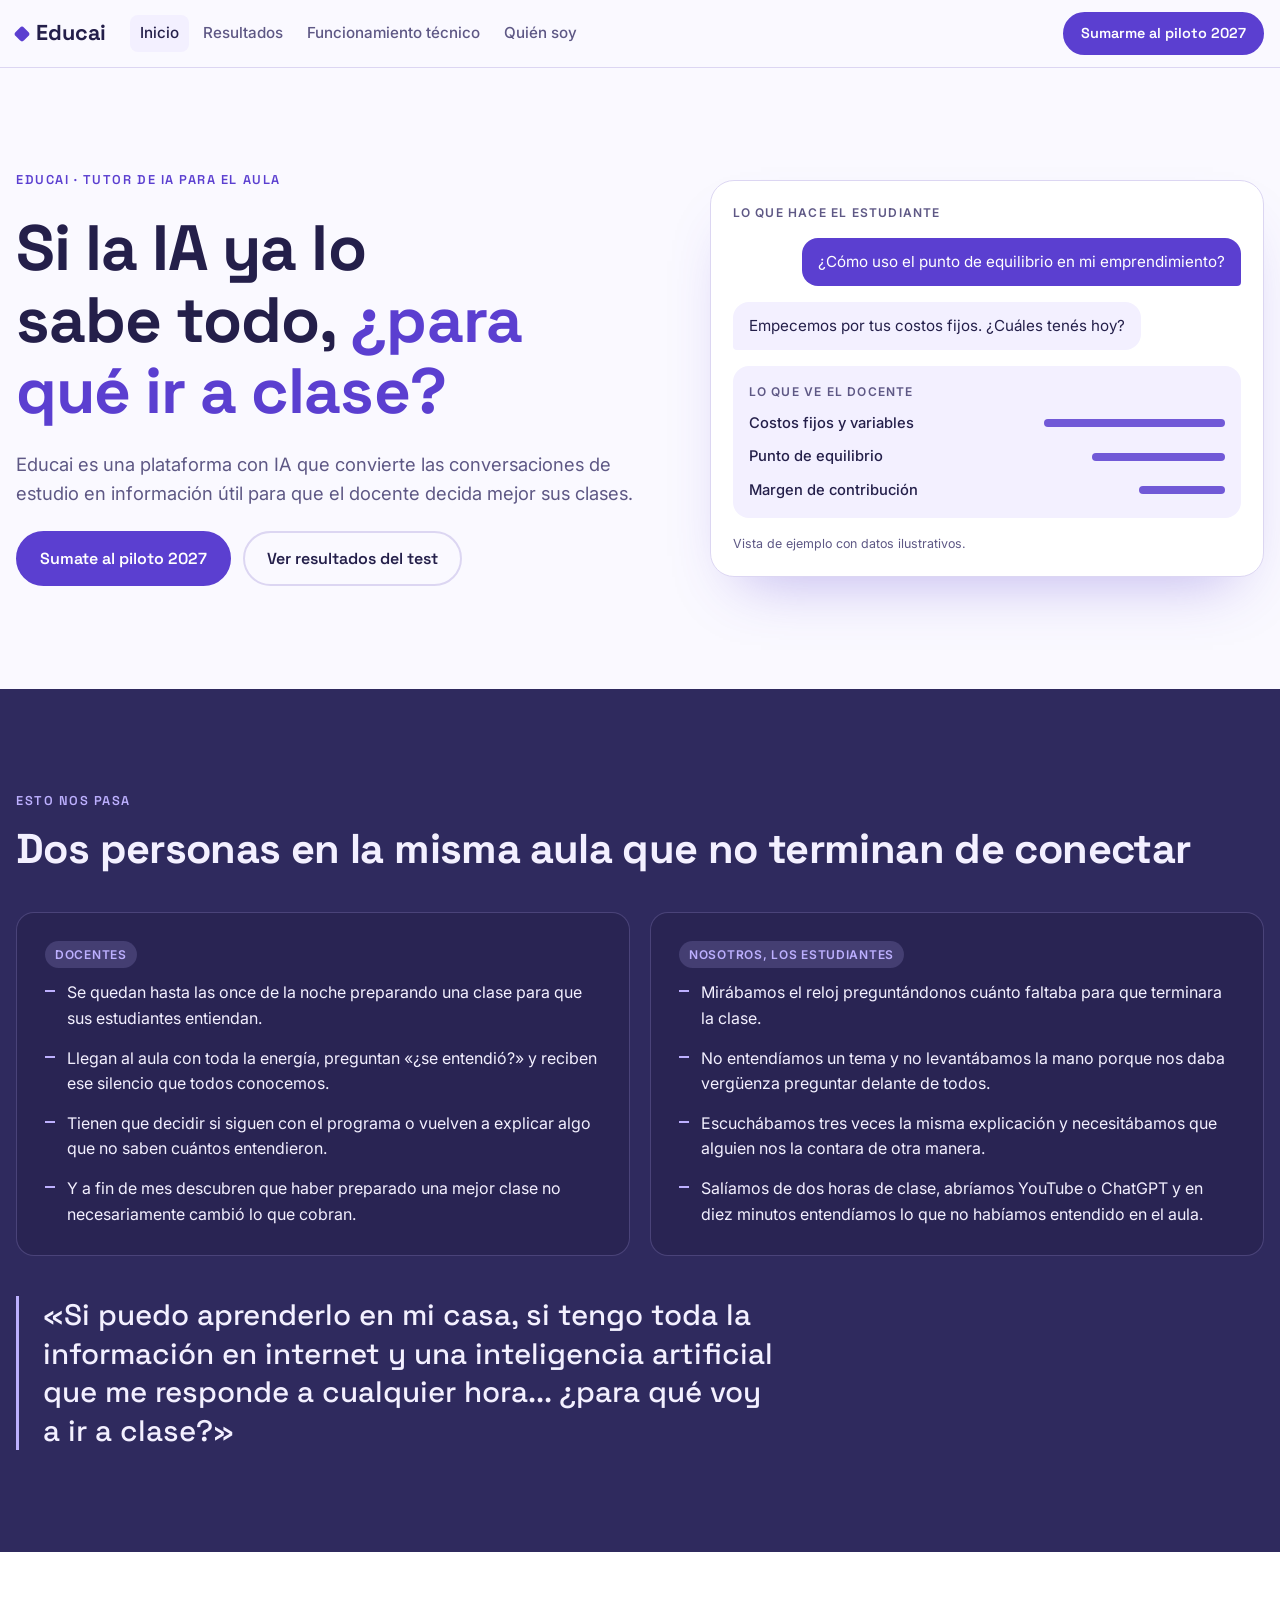
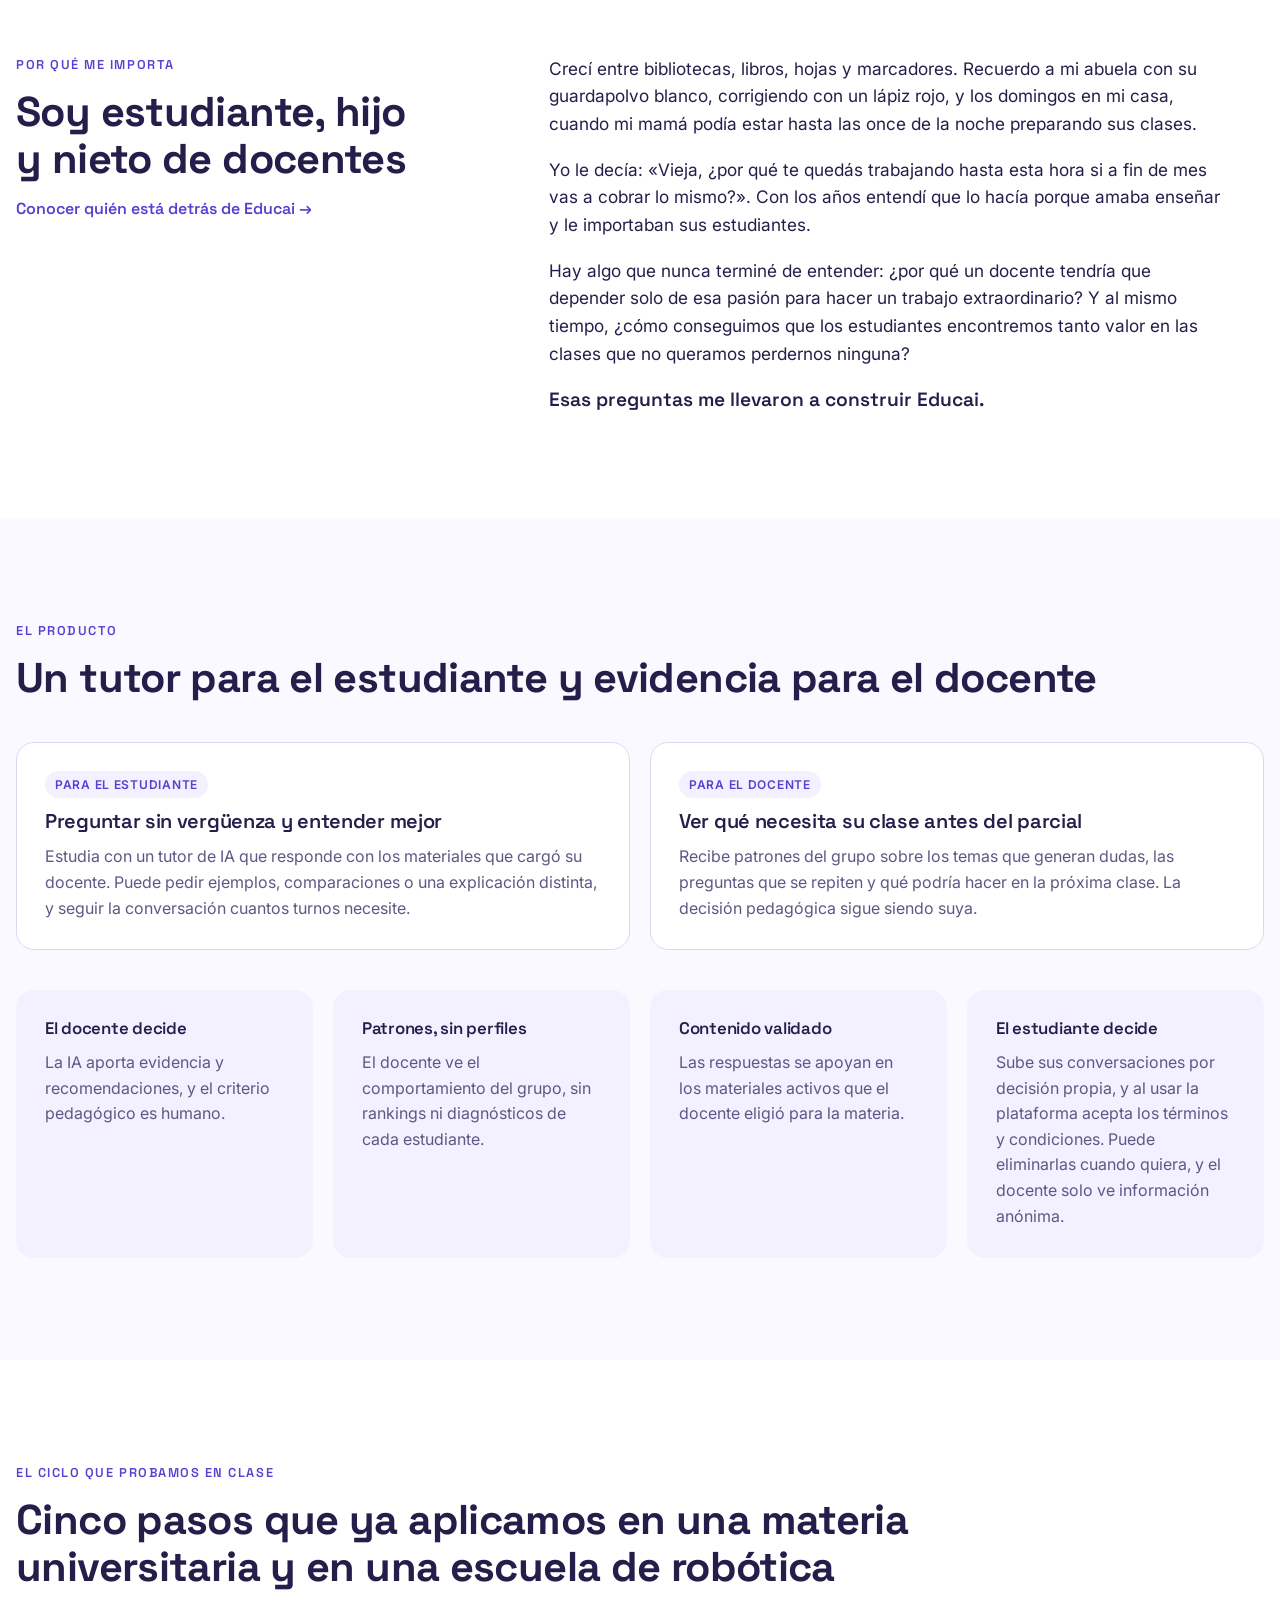
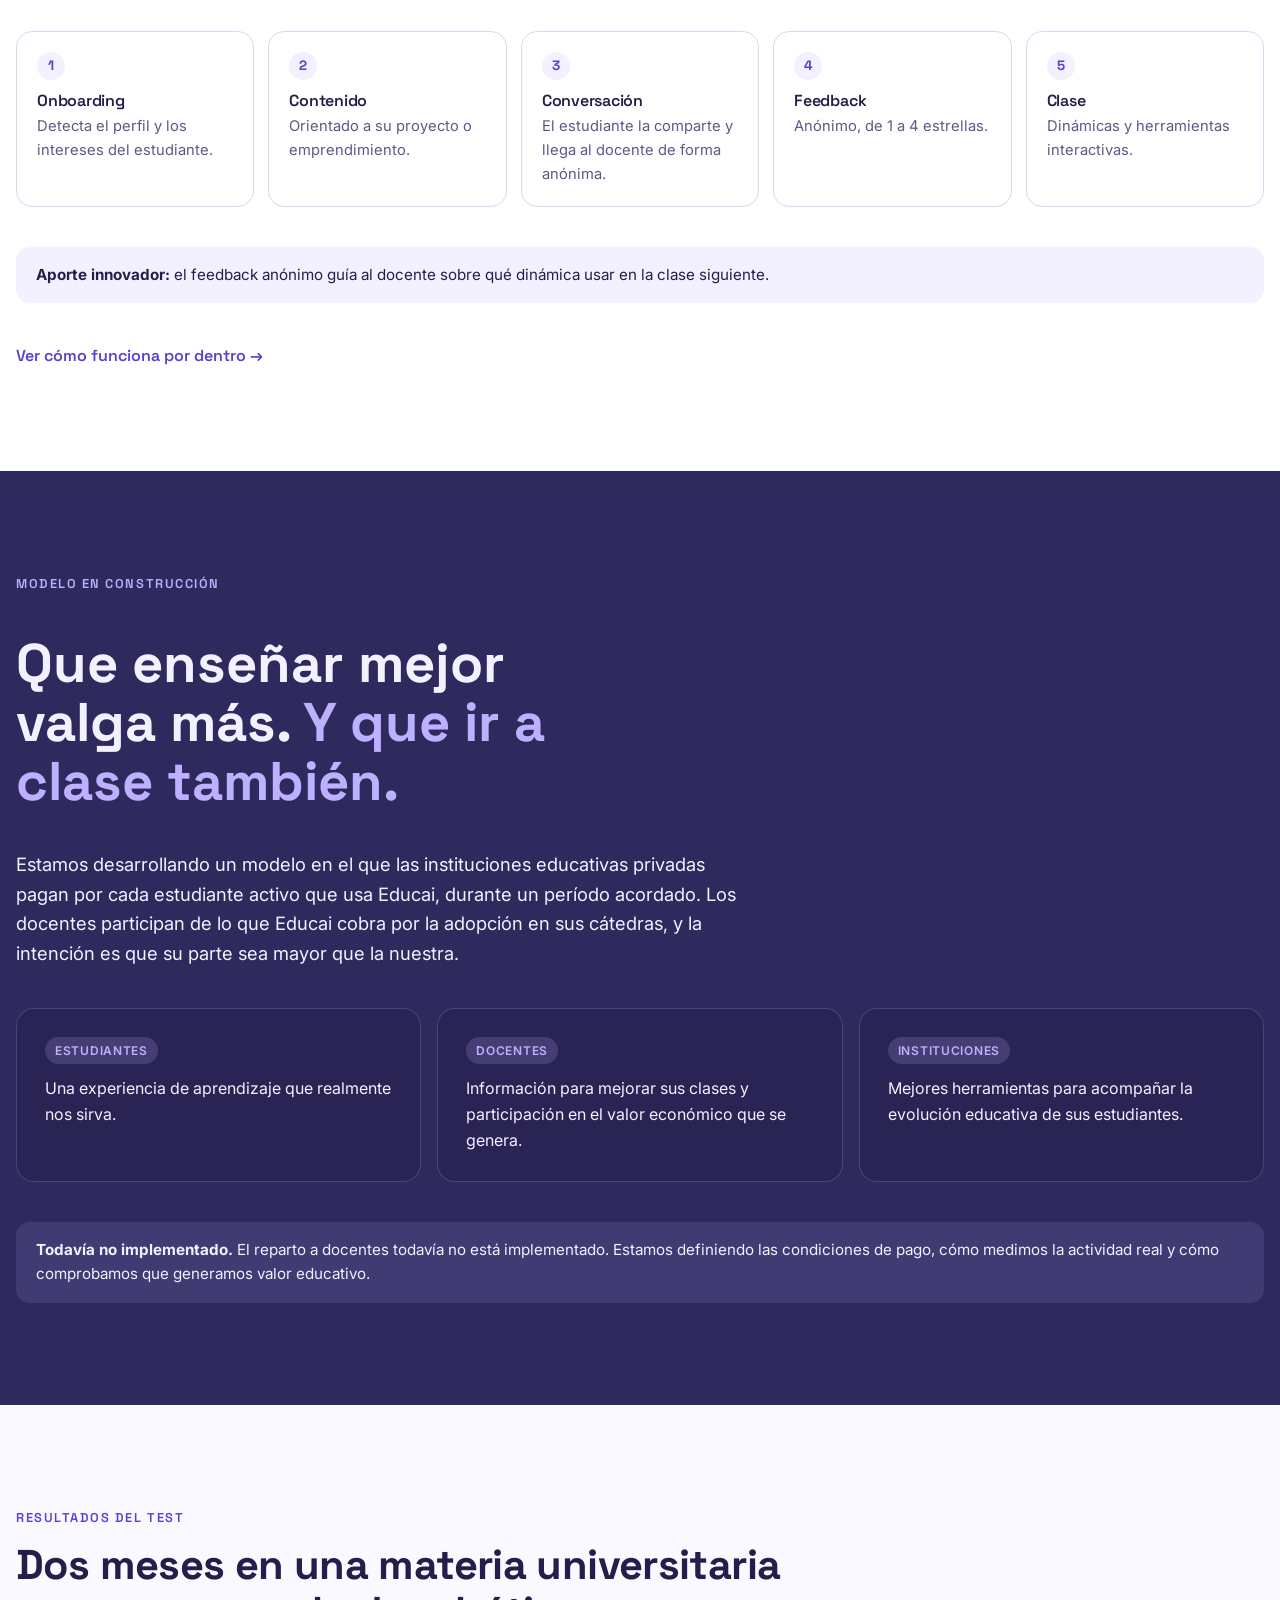
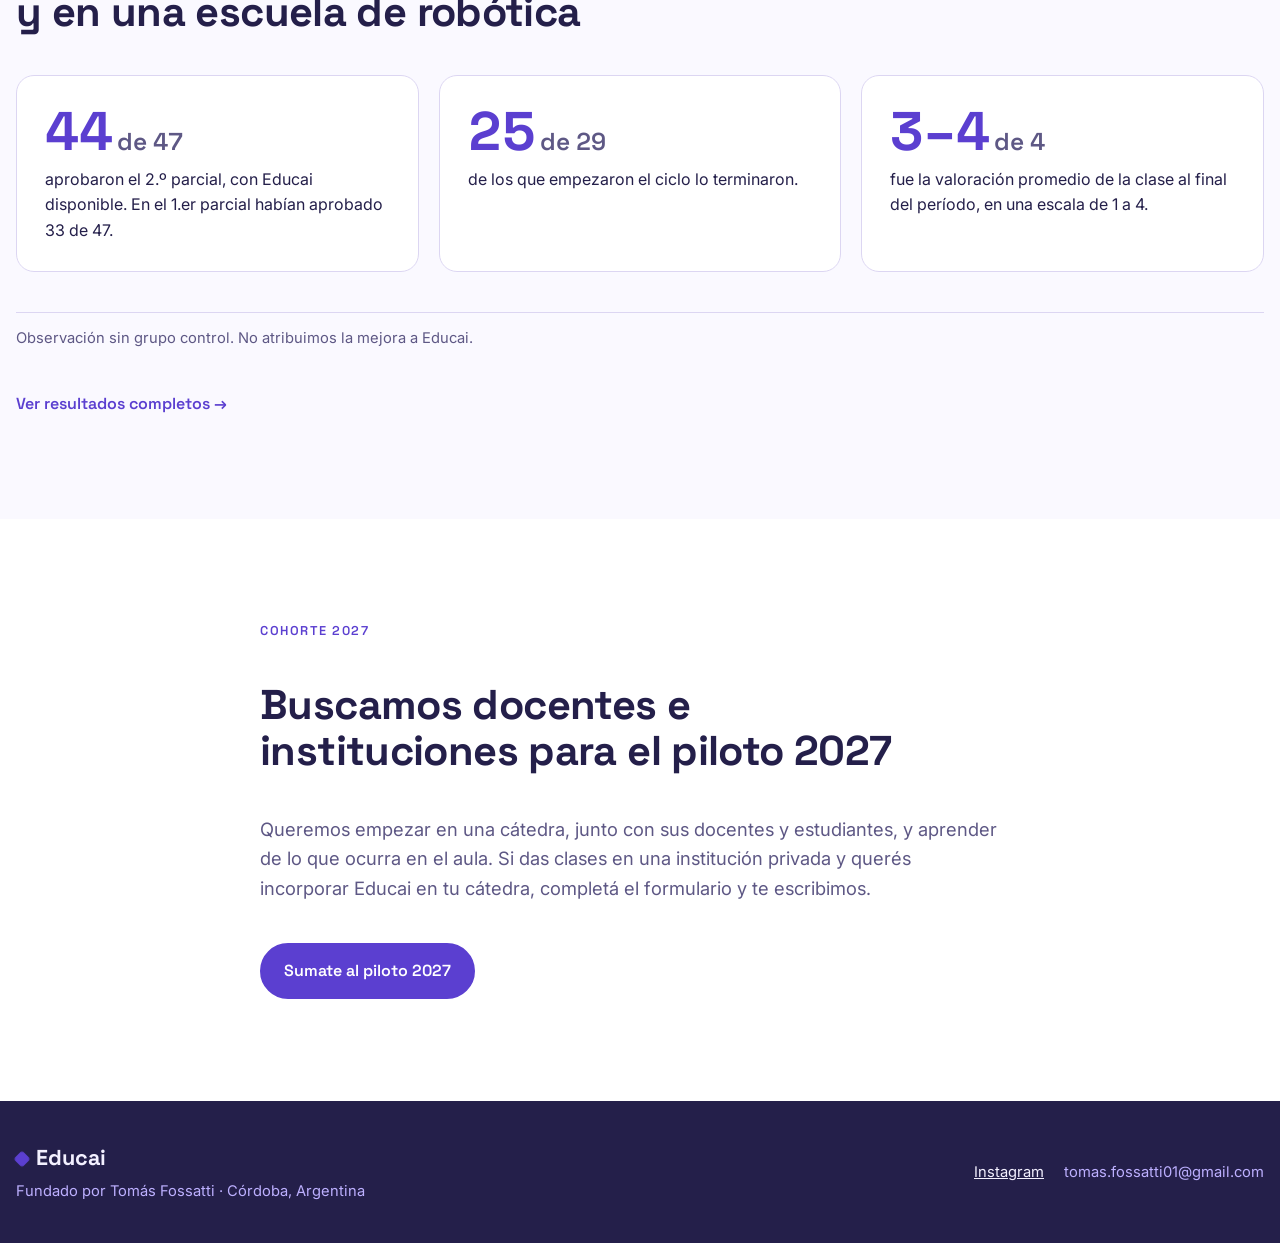
<file: versiones/2026-11-14-violeta/index.html>
<!doctype html>
<html lang="es">
<head>
<meta charset="utf-8">
<meta name="viewport" content="width=device-width, initial-scale=1, viewport-fit=cover">
<meta name="description" content="Educai es una plataforma con IA que convierte las conversaciones de estudio en información útil para que el docente decida mejor sus clases.">
<style>:root{padding-top:env(safe-area-inset-top,0px);padding-bottom:env(safe-area-inset-bottom,0px)}body{margin:0}img{max-width:100%}[hidden]{display:none!important}</style>
<title>Educai</title>
<link rel="preconnect" href="https://fonts.googleapis.com">
<link rel="stylesheet" href="https://fonts.googleapis.com/css2?family=Space+Grotesk:wght@500;600;700&family=Inter:wght@400;500;600&display=swap">
<style>
/* Layout: bandas a todo el ancho que alternan claro, blanco y oscuro; contenido centrado hasta 1280px; cuatro vistas por hash */
:root{
  --bg:#FAF9FF; --surface:#FFFFFF; --ink:#241F4A; --muted:#5E5885;
  --accent:#5B3FD0; --accent-ink:#FFFFFF; --tint:#F3F0FF; --line:#DCD6F2;
  --dark:#2F2A5E; --dark-deep:#241F4A; --on-dark:#F3F0FF; --on-dark-muted:#BDB0FF; --lilac:#BDB0FF;
  --warn-bg:#FFF6E5; --warn-line:#F0D49A; --warn-ink:#6B4A00;
  --display:"Space Grotesk",ui-sans-serif,system-ui,sans-serif;
  --body:"Inter",ui-sans-serif,system-ui,-apple-system,"Segoe UI",sans-serif;
  --radius:18px;
}
@media (prefers-color-scheme: dark){:root:not([data-theme="light"]){
  --bg:#14112B; --surface:#1C1838; --ink:#ECE8FF; --muted:#A9A2D1;
  --accent:#9A85FF; --accent-ink:#14112B; --tint:#221D45; --line:#352F63;
  --dark:#221D47; --dark-deep:#0E0C22; --on-dark:#F3F0FF; --on-dark-muted:#BDB0FF; --lilac:#BDB0FF;
  --warn-bg:#2E2510; --warn-line:#5C4818; --warn-ink:#F2D598; color-scheme:dark}}
:root[data-theme="dark"]{
  --bg:#14112B; --surface:#1C1838; --ink:#ECE8FF; --muted:#A9A2D1;
  --accent:#9A85FF; --accent-ink:#14112B; --tint:#221D45; --line:#352F63;
  --dark:#221D47; --dark-deep:#0E0C22; --on-dark:#F3F0FF; --on-dark-muted:#BDB0FF; --lilac:#BDB0FF;
  --warn-bg:#2E2510; --warn-line:#5C4818; --warn-ink:#F2D598; color-scheme:dark}

*{box-sizing:border-box}
body{background:var(--bg);color:var(--ink);font-family:var(--body);font-size:16px;line-height:1.6;-webkit-font-smoothing:antialiased}
h1,h2,h3,h4{font-family:var(--display);line-height:1.12;margin:0;text-wrap:balance;letter-spacing:-.015em}
h1{font-size:clamp(2.2rem,5.2vw,4rem);font-weight:700}
h2{font-size:clamp(1.7rem,3.4vw,2.6rem);font-weight:700}
h3{font-size:1.25rem;font-weight:600}
h4{font-size:1.05rem;font-weight:600}
p{margin:0}
a{color:var(--accent)}
a:focus-visible,button:focus-visible{outline:3px solid var(--accent);outline-offset:3px;border-radius:8px}

.band{padding-left:max(16px,env(safe-area-inset-left,0px));padding-right:max(16px,env(safe-area-inset-right,0px));padding-block:clamp(56px,8vw,104px)}
.band.white{background:var(--surface)}
.band.dark{background:var(--dark);color:var(--on-dark)}
.band.dark .eyebrow{color:var(--lilac)}
.wrap{max-width:1280px;margin:0 auto;display:flex;flex-direction:column;gap:40px}
.narrow{max-width:760px}
.eyebrow{font-family:var(--display);font-size:.8rem;font-weight:600;text-transform:uppercase;letter-spacing:.12em;color:var(--accent)}
.lead{font-size:1.15rem;color:var(--muted);max-width:62ch}
.dark .lead{color:var(--on-dark-muted)}
.stack{display:flex;flex-direction:column;gap:14px}
.grid{display:grid;gap:20px}
.g2{grid-template-columns:repeat(auto-fit,minmax(min(100%,420px),1fr))}
.g3{grid-template-columns:repeat(auto-fit,minmax(min(100%,280px),1fr))}
.g4{grid-template-columns:repeat(auto-fit,minmax(min(100%,230px),1fr))}
.g2>*,.g3>*,.g4>*{min-width:0}

/* header */
body::before{content:"";position:fixed;inset:0 0 auto;height:env(safe-area-inset-top,0px);z-index:10;background:var(--bg)}
header.site{position:sticky;top:env(safe-area-inset-top,0px);z-index:9;background:color-mix(in srgb,var(--bg) 92%,transparent);backdrop-filter:blur(10px);border-bottom:1px solid var(--line);padding-left:max(16px,env(safe-area-inset-left,0px));padding-right:max(16px,env(safe-area-inset-right,0px));padding-block:12px}
.nav{max-width:1280px;margin:0 auto;display:flex;align-items:center;gap:24px;flex-wrap:wrap}
.logo{font-family:var(--display);font-weight:700;font-size:1.35rem;text-decoration:none;color:var(--ink);display:flex;align-items:center;gap:8px}
.logo i{width:12px;height:12px;border-radius:3px;background:var(--accent);transform:rotate(45deg);display:inline-block}
.links{display:flex;gap:4px;flex-wrap:wrap;flex:1}
.links a{text-decoration:none;color:var(--muted);font-weight:500;font-size:.95rem;padding:6px 10px;border-radius:8px}
.links a:hover{color:var(--ink);background:var(--tint)}
.links a[aria-current="page"]{color:var(--ink);background:var(--tint)}
.menu-btn{display:none}
@media (max-width:860px){
  .links{order:3;flex-basis:100%;display:none;flex-direction:column}
  .links.open{display:flex}
  .menu-btn{display:inline-flex;margin-left:auto;background:none;border:1px solid var(--line);color:var(--ink);border-radius:10px;padding:8px 12px;font:600 .9rem var(--body);cursor:pointer}
  .nav .btn.small{display:none}
}

/* buttons */
.btn{display:inline-flex;align-items:center;gap:8px;font-family:var(--display);font-weight:600;font-size:1rem;text-decoration:none;padding:13px 22px;border-radius:999px;background:var(--accent);color:var(--accent-ink);border:2px solid var(--accent);transition:transform .15s ease}
.btn:hover{transform:translateY(-1px)}
.btn.ghost{background:transparent;color:var(--ink);border-color:var(--line)}
.btn.small{padding:8px 16px;font-size:.9rem}
.dark .btn{background:var(--lilac);border-color:var(--lilac);color:var(--dark-deep)}
.row{display:flex;gap:12px;flex-wrap:wrap;align-items:center}
.more{font-weight:600;text-decoration:none;font-family:var(--display)}
.more:hover{text-decoration:underline}

/* cards */
.card{background:var(--surface);border:1px solid var(--line);border-radius:var(--radius);padding:28px;display:flex;flex-direction:column;gap:12px}
.card.tint{background:var(--tint);border-color:transparent}
.card .muted,.muted{color:var(--muted)}
.dark .card{background:color-mix(in srgb,var(--dark-deep) 55%,var(--dark));border-color:color-mix(in srgb,var(--lilac) 22%,transparent);color:var(--on-dark)}
.dark .muted,.dark .card .muted{color:var(--on-dark-muted)}
.tag{display:inline-block;font-size:.75rem;font-weight:600;letter-spacing:.06em;text-transform:uppercase;color:var(--accent);background:var(--tint);padding:4px 10px;border-radius:999px;align-self:flex-start}
.dark .tag{background:color-mix(in srgb,var(--lilac) 18%,transparent);color:var(--lilac)}
.chips{display:flex;flex-wrap:wrap;gap:8px}
.chip{font-size:.85rem;font-weight:500;padding:6px 12px;border-radius:999px;border:1px solid var(--line);background:var(--surface)}

/* hero */
.hero{display:grid;grid-template-columns:1.15fr 1fr;gap:56px;align-items:center}
.hero>*{min-width:0}
@media (max-width:920px){.hero{grid-template-columns:1fr}}
.hero h1 em{font-style:normal;color:var(--accent)}

/* demo card */
.demo{background:var(--surface);border:1px solid var(--line);border-radius:24px;padding:22px;display:flex;flex-direction:column;gap:16px;box-shadow:0 30px 60px -30px color-mix(in srgb,var(--accent) 40%,transparent)}
.demo-label{font-size:.75rem;font-weight:600;text-transform:uppercase;letter-spacing:.1em;color:var(--muted)}
.bubble{padding:12px 16px;border-radius:16px;font-size:.95rem;max-width:88%}
.bubble.me{align-self:flex-end;background:var(--accent);color:var(--accent-ink);border-bottom-right-radius:4px}
.bubble.ai{align-self:flex-start;background:var(--tint);border-bottom-left-radius:4px}
.teacher{background:var(--tint);border-radius:16px;padding:16px;display:flex;flex-direction:column;gap:10px}
.topic{display:flex;align-items:center;gap:10px;font-size:.92rem;font-weight:500}
.topic b{flex:1;font-weight:500}
.topic span{height:8px;border-radius:4px;background:var(--accent);opacity:.85}
.demo small{font-size:.78rem;color:var(--muted)}

/* tension */
.voices{display:grid;grid-template-columns:1fr 1fr;gap:20px}
.voices>*{min-width:0}
@media (max-width:820px){.voices{grid-template-columns:1fr}}
.voices ul{margin:0;padding:0;list-style:none;display:flex;flex-direction:column;gap:14px}
.voices li{padding-left:22px;position:relative}
.voices li::before{content:"";position:absolute;left:0;top:.62em;width:10px;height:2px;background:var(--lilac)}
blockquote.big{margin:0;font-family:var(--display);font-size:clamp(1.3rem,2.5vw,1.85rem);line-height:1.3;font-weight:500;max-width:40ch;border-left:3px solid var(--lilac);padding-left:24px}

/* story */
.story{display:grid;grid-template-columns:.8fr 1.2fr;gap:56px}
.story>*{min-width:0}
@media (max-width:860px){.story{grid-template-columns:1fr;gap:28px}}
.prose{display:flex;flex-direction:column;gap:18px;font-size:1.08rem;max-width:62ch}
.prose p:last-child{font-family:var(--display);font-weight:600;font-size:1.2rem}

/* principles numbered markers only where sequences */
.steps{display:grid;grid-template-columns:repeat(5,1fr);gap:14px;counter-reset:s}
.steps>*{min-width:0}
@media (max-width:980px){.steps{grid-template-columns:1fr 1fr}}
@media (max-width:520px){.steps{grid-template-columns:1fr}}
.step{background:var(--surface);border:1px solid var(--line);border-radius:16px;padding:20px;display:flex;flex-direction:column;gap:6px;counter-increment:s}
.step::before{content:counter(s);font-family:var(--display);font-weight:700;font-size:.85rem;width:28px;height:28px;border-radius:50%;display:grid;place-items:center;background:var(--tint);color:var(--accent);margin-bottom:6px}
.step h4{font-size:1rem}
.step p{font-size:.92rem;color:var(--muted)}
.note{background:var(--tint);border-radius:14px;padding:16px 20px;font-size:.95rem}
.note.warn{background:var(--warn-bg);border:1px solid var(--warn-line);color:var(--warn-ink)}
.dark .note{background:color-mix(in srgb,var(--lilac) 12%,transparent);color:var(--on-dark)}

/* model */
.slogan{font-family:var(--display);font-size:clamp(2rem,4.6vw,3.4rem);font-weight:700;line-height:1.08;max-width:18ch}
.slogan span{color:var(--lilac)}
.who-gets{display:grid;grid-template-columns:repeat(3,1fr);gap:16px}
.who-gets>*{min-width:0}
@media (max-width:820px){.who-gets{grid-template-columns:1fr}}

/* stats */
.stat{display:flex;flex-direction:column;gap:8px}
.stat .n{font-family:var(--display);font-weight:700;font-size:clamp(2.4rem,5vw,3.4rem);line-height:1;color:var(--accent);font-variant-numeric:tabular-nums}
.stat .n small{font-size:.45em;color:var(--muted);font-weight:600;margin-left:4px}
.caveat{font-size:.92rem;color:var(--muted);border-top:1px solid var(--line);padding-top:14px}

/* bars */
.bars{display:flex;flex-direction:column;gap:18px}
.bar-row{display:grid;grid-template-columns:minmax(0,1fr);gap:6px}
.bar-head{display:flex;justify-content:space-between;gap:12px;font-size:.92rem;flex-wrap:wrap}
.bar-head b{font-variant-numeric:tabular-nums;font-family:var(--display)}
.track{height:28px;border-radius:8px;background:var(--tint);position:relative;overflow:hidden}
.fill{height:100%;border-radius:8px;background:var(--accent)}
.fill.soft{background:color-mix(in srgb,var(--accent) 45%,var(--tint))}
.axis{display:flex;justify-content:space-between;font-size:.75rem;color:var(--muted);font-variant-numeric:tabular-nums}
.legend{display:flex;gap:16px;flex-wrap:wrap;font-size:.85rem;color:var(--muted)}
.legend i{display:inline-block;width:12px;height:12px;border-radius:3px;margin-right:6px;vertical-align:-1px}

/* tech */
.flow{display:flex;flex-wrap:wrap;gap:8px;align-items:center}
.flow span{background:var(--surface);border:1px solid var(--line);border-radius:10px;padding:8px 12px;font-size:.9rem;font-weight:500}
.flow span.end{background:var(--accent);border-color:var(--accent);color:var(--accent-ink)}
.flow em{font-style:normal;color:var(--muted)}
.cycle{list-style:none;margin:0;padding:0;display:grid;grid-template-columns:repeat(auto-fit,minmax(min(100%,240px),1fr));gap:12px;counter-reset:c}
.cycle li{counter-increment:c;background:var(--surface);border:1px solid var(--line);border-radius:14px;padding:16px 18px 16px 56px;position:relative;font-size:.94rem;min-width:0}
.cycle li::before{content:counter(c);position:absolute;left:16px;top:15px;width:28px;height:28px;border-radius:50%;background:var(--tint);color:var(--accent);font:700 .85rem var(--display);display:grid;place-items:center}
.cycle li b{display:block;font-family:var(--display);font-size:1rem}
.states{display:grid;grid-template-columns:repeat(auto-fit,minmax(min(100%,240px),1fr));gap:12px}
.state{border-radius:14px;padding:18px;border:1px solid var(--line);background:var(--surface);display:flex;flex-direction:column;gap:6px;min-width:0}
.state code{font-family:ui-monospace,SFMono-Regular,Menlo,monospace;font-weight:600;font-size:.85rem;padding:3px 8px;border-radius:6px;align-self:flex-start}
.s0 code{background:var(--tint);color:var(--muted)}
.s1 code{background:var(--warn-bg);color:var(--warn-ink)}
.s2 code{background:var(--accent);color:var(--accent-ink)}
.mono{font-family:ui-monospace,SFMono-Regular,Menlo,monospace;font-size:.88em;background:var(--tint);padding:1px 6px;border-radius:5px}
.spec{display:flex;flex-direction:column;gap:14px;counter-reset:sp}
.spec .card{counter-increment:sp}
.spec h3::before{content:counter(sp) ". ";color:var(--lilac)}
.status{display:grid;grid-template-columns:1fr 1fr;gap:20px}
.status>*{min-width:0}
@media (max-width:760px){.status{grid-template-columns:1fr}}
.check{list-style:none;margin:0;padding:0;display:flex;flex-direction:column;gap:8px}
.check li{display:flex;gap:10px;align-items:baseline;font-size:.96rem}
.check li::before{content:"";flex:none;width:10px;height:10px;border-radius:50%;background:var(--accent);transform:translateY(-1px)}
.check.todo li::before{background:transparent;border:2px solid var(--muted)}

/* quien soy */
.photo{aspect-ratio:4/3;max-width:100%;border-radius:var(--radius);background:linear-gradient(135deg,var(--tint),color-mix(in srgb,var(--accent) 22%,var(--tint)));border:1px dashed var(--line);display:flex;align-items:flex-end;padding:16px;font-size:.85rem;color:var(--muted)}
.photo.tall{aspect-ratio:4/5}
.talk{display:grid;grid-template-columns:1.1fr .9fr;gap:28px;align-items:start}
.talk>*{min-width:0}
@media (max-width:860px){.talk{grid-template-columns:1fr}}
.copy{display:flex;align-items:center;gap:10px;flex-wrap:wrap}
.copy code{font-family:ui-monospace,SFMono-Regular,Menlo,monospace;font-size:.95rem;background:var(--surface);border:1px solid var(--line);padding:8px 12px;border-radius:10px;user-select:all;word-break:break-all}
.copy button{font:600 .9rem var(--body);border:1px solid var(--line);background:var(--surface);color:var(--ink);padding:8px 14px;border-radius:10px;cursor:pointer}

/* footer */
footer{background:var(--dark-deep);color:var(--on-dark-muted);padding-left:max(16px,env(safe-area-inset-left,0px));padding-right:max(16px,env(safe-area-inset-right,0px));padding-block:40px;font-size:.92rem}
footer .wrap{flex-direction:row;flex-wrap:wrap;justify-content:space-between;gap:16px;align-items:center}
footer .logo{color:var(--on-dark)}
footer a{color:var(--on-dark)}

.view{display:block}
@media (prefers-reduced-motion:no-preference){.view{animation:in .35s ease both}@keyframes in{from{opacity:.4;transform:translateY(6px)}to{opacity:1;transform:none}}}
</style>
</head>
<body>

<header class="site">
  <nav class="nav" aria-label="Principal">
    <a class="logo" href="#inicio"><i></i>Educai</a>
    <button class="menu-btn" id="menu-btn" aria-expanded="false" aria-controls="links">Menú</button>
    <div class="links" id="links">
      <a href="#inicio" data-r="inicio">Inicio</a>
      <a href="#resultados" data-r="resultados">Resultados</a>
      <a href="#tecnico" data-r="tecnico">Funcionamiento técnico</a>
      <a href="#quien-soy" data-r="quien-soy">Quién soy</a>
    </div>
    <a class="btn small" href="https://forms.gle/H1VRZcY6WzL2wMh96" target="_blank" rel="noopener">Sumarme al piloto 2027</a>
  </nav>
</header>

<main>
<!-- ================= INICIO ================= -->
<section class="view" id="v-inicio">
  <div class="band">
    <div class="wrap">
      <div class="hero">
        <div class="stack" style="gap:22px">
          <span class="eyebrow">Educai · Tutor de IA para el aula</span>
          <h1>Si la IA ya lo sabe todo, <em>¿para qué ir a clase?</em></h1>
          <p class="lead">Educai es una plataforma con IA que convierte las conversaciones de estudio en información útil para que el docente decida mejor sus clases.</p>
          <div class="row">
            <a class="btn" href="https://forms.gle/H1VRZcY6WzL2wMh96" target="_blank" rel="noopener">Sumate al piloto 2027</a>
            <a class="btn ghost" href="#resultados">Ver resultados del test</a>
          </div>
        </div>
        <div class="demo" aria-label="Vista de ejemplo">
          <span class="demo-label">Lo que hace el estudiante</span>
          <div class="bubble me">¿Cómo uso el punto de equilibrio en mi emprendimiento?</div>
          <div class="bubble ai">Empecemos por tus costos fijos. ¿Cuáles tenés hoy?</div>
          <div class="teacher">
            <span class="demo-label">Lo que ve el docente</span>
            <div class="topic"><b>Costos fijos y variables</b><span style="width:38%"></span></div>
            <div class="topic"><b>Punto de equilibrio</b><span style="width:28%"></span></div>
            <div class="topic"><b>Margen de contribución</b><span style="width:18%"></span></div>
          </div>
          <small>Vista de ejemplo con datos ilustrativos.</small>
        </div>
      </div>
    </div>
  </div>

  <div class="band dark">
    <div class="wrap">
      <div class="stack">
        <span class="eyebrow">Esto nos pasa</span>
        <h2>Dos personas en la misma aula que no terminan de conectar</h2>
      </div>
      <div class="voices">
        <div class="card">
          <span class="tag">Docentes</span>
          <ul>
            <li>Se quedan hasta las once de la noche preparando una clase para que sus estudiantes entiendan.</li>
            <li>Llegan al aula con toda la energía, preguntan «¿se entendió?» y reciben ese silencio que todos conocemos.</li>
            <li>Tienen que decidir si siguen con el programa o vuelven a explicar algo que no saben cuántos entendieron.</li>
            <li>Y a fin de mes descubren que haber preparado una mejor clase no necesariamente cambió lo que cobran.</li>
          </ul>
        </div>
        <div class="card">
          <span class="tag">Nosotros, los estudiantes</span>
          <ul>
            <li>Mirábamos el reloj preguntándonos cuánto faltaba para que terminara la clase.</li>
            <li>No entendíamos un tema y no levantábamos la mano porque nos daba vergüenza preguntar delante de todos.</li>
            <li>Escuchábamos tres veces la misma explicación y necesitábamos que alguien nos la contara de otra manera.</li>
            <li>Salíamos de dos horas de clase, abríamos YouTube o ChatGPT y en diez minutos entendíamos lo que no habíamos entendido en el aula.</li>
          </ul>
        </div>
      </div>
      <blockquote class="big">«Si puedo aprenderlo en mi casa, si tengo toda la información en internet y una inteligencia artificial que me responde a cualquier hora... ¿para qué voy a ir a clase?»</blockquote>
    </div>
  </div>

  <div class="band white">
    <div class="wrap">
      <div class="story">
        <div class="stack">
          <span class="eyebrow">Por qué me importa</span>
          <h2>Soy estudiante, hijo y nieto de docentes</h2>
          <a class="more" href="#quien-soy">Conocer quién está detrás de Educai →</a>
        </div>
        <div class="prose">
          <p>Crecí entre bibliotecas, libros, hojas y marcadores. Recuerdo a mi abuela con su guardapolvo blanco, corrigiendo con un lápiz rojo, y los domingos en mi casa, cuando mi mamá podía estar hasta las once de la noche preparando sus clases.</p>
          <p>Yo le decía: «Vieja, ¿por qué te quedás trabajando hasta esta hora si a fin de mes vas a cobrar lo mismo?». Con los años entendí que lo hacía porque amaba enseñar y le importaban sus estudiantes.</p>
          <p>Hay algo que nunca terminé de entender: ¿por qué un docente tendría que depender solo de esa pasión para hacer un trabajo extraordinario? Y al mismo tiempo, ¿cómo conseguimos que los estudiantes encontremos tanto valor en las clases que no queramos perdernos ninguna?</p>
          <p>Esas preguntas me llevaron a construir Educai.</p>
        </div>
      </div>
    </div>
  </div>

  <div class="band">
    <div class="wrap">
      <div class="stack">
        <span class="eyebrow">El producto</span>
        <h2>Un tutor para el estudiante y evidencia para el docente</h2>
      </div>
      <div class="grid g2">
        <div class="card">
          <span class="tag">Para el estudiante</span>
          <h3>Preguntar sin vergüenza y entender mejor</h3>
          <p class="muted">Estudia con un tutor de IA que responde con los materiales que cargó su docente. Puede pedir ejemplos, comparaciones o una explicación distinta, y seguir la conversación cuantos turnos necesite.</p>
        </div>
        <div class="card">
          <span class="tag">Para el docente</span>
          <h3>Ver qué necesita su clase antes del parcial</h3>
          <p class="muted">Recibe patrones del grupo sobre los temas que generan dudas, las preguntas que se repiten y qué podría hacer en la próxima clase. La decisión pedagógica sigue siendo suya.</p>
        </div>
      </div>
      <div class="grid g4">
        <div class="card tint"><h4>El docente decide</h4><p class="muted">La IA aporta evidencia y recomendaciones, y el criterio pedagógico es humano.</p></div>
        <div class="card tint"><h4>Patrones, sin perfiles</h4><p class="muted">El docente ve el comportamiento del grupo, sin rankings ni diagnósticos de cada estudiante.</p></div>
        <div class="card tint"><h4>Contenido validado</h4><p class="muted">Las respuestas se apoyan en los materiales activos que el docente eligió para la materia.</p></div>
        <div class="card tint"><h4>El estudiante decide</h4><p class="muted">Sube sus conversaciones por decisión propia, y al usar la plataforma acepta los términos y condiciones. Puede eliminarlas cuando quiera, y el docente solo ve información anónima.</p></div>
      </div>
    </div>
  </div>

  <div class="band white">
    <div class="wrap">
      <div class="stack">
        <span class="eyebrow">El ciclo que probamos en clase</span>
        <h2>Cinco pasos que ya aplicamos en una materia universitaria y en una escuela de robótica</h2>
      </div>
      <div class="steps">
        <div class="step"><h4>Onboarding</h4><p>Detecta el perfil y los intereses del estudiante.</p></div>
        <div class="step"><h4>Contenido</h4><p>Orientado a su proyecto o emprendimiento.</p></div>
        <div class="step"><h4>Conversación</h4><p>El estudiante la comparte y llega al docente de forma anónima.</p></div>
        <div class="step"><h4>Feedback</h4><p>Anónimo, de 1 a 4 estrellas.</p></div>
        <div class="step"><h4>Clase</h4><p>Dinámicas y herramientas interactivas.</p></div>
      </div>
      <div class="note"><b>Aporte innovador:</b> el feedback anónimo guía al docente sobre qué dinámica usar en la clase siguiente.</div>
      <a class="more" href="#tecnico">Ver cómo funciona por dentro →</a>
    </div>
  </div>

  <div class="band dark">
    <div class="wrap">
      <span class="eyebrow">Modelo en construcción</span>
      <p class="slogan">Que enseñar mejor valga más. <span>Y que ir a clase también.</span></p>
      <p class="lead" style="color:var(--on-dark)">Estamos desarrollando un modelo en el que las instituciones educativas privadas pagan por cada estudiante activo que usa Educai, durante un período acordado. Los docentes participan de lo que Educai cobra por la adopción en sus cátedras, y la intención es que su parte sea mayor que la nuestra.</p>
      <div class="who-gets">
        <div class="card"><span class="tag">Estudiantes</span><p>Una experiencia de aprendizaje que realmente nos sirva.</p></div>
        <div class="card"><span class="tag">Docentes</span><p>Información para mejorar sus clases y participación en el valor económico que se genera.</p></div>
        <div class="card"><span class="tag">Instituciones</span><p>Mejores herramientas para acompañar la evolución educativa de sus estudiantes.</p></div>
      </div>
      <div class="note"><b>Todavía no implementado.</b> El reparto a docentes todavía no está implementado. Estamos definiendo las condiciones de pago, cómo medimos la actividad real y cómo comprobamos que generamos valor educativo.</div>
    </div>
  </div>

  <div class="band">
    <div class="wrap">
      <div class="stack">
        <span class="eyebrow">Resultados del test</span>
        <h2>Dos meses en una materia universitaria y en una escuela de robótica</h2>
      </div>
      <div class="grid g3">
        <div class="card stat"><span class="n">44<small>de 47</small></span><p>aprobaron el 2.º parcial, con Educai disponible. En el 1.er parcial habían aprobado 33 de 47.</p></div>
        <div class="card stat"><span class="n">25<small>de 29</small></span><p>de los que empezaron el ciclo lo terminaron.</p></div>
        <div class="card stat"><span class="n">3–4<small>de 4</small></span><p>fue la valoración promedio de la clase al final del período, en una escala de 1 a 4.</p></div>
      </div>
      <p class="caveat">Observación sin grupo control. No atribuimos la mejora a Educai.</p>
      <a class="more" href="#resultados">Ver resultados completos →</a>
    </div>
  </div>

  <div class="band white">
    <div class="wrap narrow" style="margin:0 auto">
      <span class="eyebrow">Cohorte 2027</span>
      <h2>Buscamos docentes e instituciones para el piloto 2027</h2>
      <p class="lead">Queremos empezar en una cátedra, junto con sus docentes y estudiantes, y aprender de lo que ocurra en el aula. Si das clases en una institución privada y querés incorporar Educai en tu cátedra, completá el formulario y te escribimos.</p>
      <div class="row"><a class="btn" href="https://forms.gle/H1VRZcY6WzL2wMh96" target="_blank" rel="noopener">Sumate al piloto 2027</a></div>
    </div>
  </div>
</section>

<!-- ================= RESULTADOS ================= -->
<section class="view" id="v-resultados" hidden>
  <div class="band">
    <div class="wrap">
      <div class="stack" style="gap:18px">
        <span class="eyebrow">Resultados del test</span>
        <h1 style="max-width:22ch">Qué pasó durante dos meses en una materia universitaria y en una escuela de robótica</h1>
        <p class="lead">Aplicamos el ciclo completo de Educai durante dos meses y presentamos los resultados en el congreso Innova Educa 21.</p>
      </div>
      <div class="grid g3">
        <div class="stat"><span class="n">2<small>meses</small></span><p class="muted">de ciclo aplicado en clase.</p></div>
        <div class="stat"><span class="n">47<small>estudiantes</small></span><p class="muted">en una materia universitaria.</p></div>
        <div class="stat"><span class="n">20<small>estudiantes</small></span><p class="muted">de 12 a 18 años en una escuela de robótica.</p></div>
      </div>
    </div>
  </div>

  <div class="band white">
    <div class="wrap">
      <div class="grid g2" style="gap:28px">
        <div class="card">
          <span class="tag">Universidad · 47 estudiantes</span>
          <h3>Aprobados por parcial</h3>
          <div class="bars">
            <div class="bar-row">
              <div class="bar-head"><span>1.er parcial, antes de Educai</span><b>33 de 47 · 70 %</b></div>
              <div class="track"><div class="fill soft" style="width:70.2%"></div></div>
            </div>
            <div class="bar-row">
              <div class="bar-head"><span>2.º parcial, con Educai disponible</span><b>44 de 47 · 94 %</b></div>
              <div class="track"><div class="fill" style="width:93.6%"></div></div>
            </div>
            <div class="axis"><span>0 %</span><span>50 %</span><span>100 %</span></div>
          </div>
          <p class="caveat">La aprobación fue mayor y coincide con Educai, sin atribución causal.</p>
        </div>
        <div class="card">
          <span class="tag">Adopción</span>
          <h3>Quiénes usaron Educai y completaron el ciclo</h3>
          <div class="legend"><span><i style="background:color-mix(in srgb,var(--accent) 45%,var(--tint))"></i>Lo usaron</span><span><i style="background:var(--accent)"></i>Completaron el ciclo</span></div>
          <div class="bars">
            <div class="bar-row">
              <div class="bar-head"><span>Universidad · lo usaron</span><b>29 de 47 · 62 %</b></div>
              <div class="track"><div class="fill soft" style="width:61.7%"></div></div>
            </div>
            <div class="bar-row">
              <div class="bar-head"><span>Universidad · completaron</span><b>25 de 47 · 53 %</b></div>
              <div class="track"><div class="fill" style="width:53.2%"></div></div>
            </div>
            <div class="bar-row">
              <div class="bar-head"><span>Robótica · lo usaron</span><b>20 de 20 · 100 %</b></div>
              <div class="track"><div class="fill soft" style="width:100%"></div></div>
            </div>
            <div class="bar-row">
              <div class="bar-head"><span>Robótica · completaron</span><b>20 de 20 · 100 %</b></div>
              <div class="track"><div class="fill" style="width:100%"></div></div>
            </div>
            <div class="axis"><span>0 %</span><span>50 %</span><span>100 %</span></div>
          </div>
        </div>
      </div>
      <div class="grid g3">
        <div class="card tint"><p>29 de 47 estudiantes (62 %) usaron Educai con asistencia estable, lo que sugiere uso fuera del aula.</p></div>
        <div class="card tint"><p><b>25 de 29</b> de los que empezaron el ciclo lo terminaron.</p></div>
        <div class="card tint"><p><b>De 1–2 a 3–4</b> pasó la valoración promedio de la clase entre el inicio y el final del período, en una escala de 1 a 4.</p></div>
      </div>
    </div>
  </div>

  <div class="band">
    <div class="wrap">
      <div class="stack">
        <span class="eyebrow">Observaciones cualitativas</span>
        <h2>Lo que observamos en clase</h2>
      </div>
      <div class="grid g3">
        <div class="card"><h3>Preguntas más puntuales</h3><p class="muted">Los estudiantes llegaban a clase con más curiosidad y con dudas más concretas.</p></div>
        <div class="card"><h3>Sentido en el contenido</h3><p class="muted">La competencia en clase ayudó a que los estudiantes le vieran sentido a lo que aprendían.</p></div>
        <div class="card"><h3>Docente más motivado</h3><p class="muted">Al ver el efecto de sus clases, el docente se sintió más motivado.</p></div>
      </div>
      <div class="note">En la escuela de robótica, los 20 estudiantes usaron Educai y los 20 completaron el ciclo, con ejercicios adaptados a la fase de cada proyecto.</div>
    </div>
  </div>

  <div class="band white">
    <div class="wrap">
      <div class="grid g2" style="gap:28px">
        <div class="card" style="border-color:var(--warn-line)">
          <span class="eyebrow">Límites del test</span>
          <h3>Lo que todavía no podemos afirmar</h3>
          <p>El diseño fue observacional y no tuvo grupo control. El anonimato impide vincular el uso con el desempeño de cada estudiante, no se controló la dificultad de los parciales y no conocemos las razones por las que 18 estudiantes no lo usaron.</p>
        </div>
        <div class="card">
          <span class="eyebrow">Próximos pasos</span>
          <h3>Qué vamos a medir en 2027</h3>
          <p>Vamos a sumar un grupo control, a estudiar por qué 18 estudiantes no lo usaron y a medir el impacto en el aprendizaje.</p>
        </div>
      </div>
    </div>
  </div>

  <div class="band dark">
    <div class="wrap narrow" style="margin:0 auto">
      <h2>Sumate a la cohorte 2027 y ayudanos a medir el impacto</h2>
      <p class="lead">Buscamos docentes e instituciones que quieran probar Educai con un grupo control.</p>
      <div class="row"><a class="btn" href="https://forms.gle/H1VRZcY6WzL2wMh96" target="_blank" rel="noopener">Sumate al piloto 2027</a></div>
    </div>
  </div>
</section>

<!-- ================= TÉCNICO ================= -->
<section class="view" id="v-tecnico" hidden>
  <div class="band">
    <div class="wrap">
      <div class="stack" style="gap:18px">
        <span class="eyebrow">Funcionamiento técnico</span>
        <h1>Cómo funciona Educai por dentro</h1>
        <p class="lead">Educai ya funciona como un MVP desplegado en producción, con flujo de estudiante, flujo de docente y lógica analítica. Convierte conversaciones individuales en patrones colectivos sin construir perfiles de cada alumno.</p>
        <div class="chips"><span class="chip">Next.js</span><span class="chip">React</span><span class="chip">TypeScript</span><span class="chip">PostgreSQL</span><span class="chip">Prisma</span><span class="chip">Render</span></div>
        <div class="row"><a class="btn" href="https://forms.gle/H1VRZcY6WzL2wMh96" target="_blank" rel="noopener">Sumate al piloto 2027</a></div>
      </div>
    </div>
  </div>

  <div class="band white">
    <div class="wrap">
      <div class="stack">
        <span class="eyebrow">El ciclo completo</span>
        <h2>Del contenido del docente a una nueva decisión docente</h2>
      </div>
      <ol class="cycle">
        <li><b>Contenido docente</b>El docente carga y activa los materiales de su materia.</li>
        <li><b>Estudio con IA</b>El estudiante conversa con un tutor que usa esos materiales.</li>
        <li><b>Conversaciones</b>Cada interacción queda como una conversación de varios turnos.</li>
        <li><b>Análisis</b>La IA detecta conceptos y señales dentro de las conversaciones.</li>
        <li><b>Patrones de aprendizaje</b>Las señales se agrupan por concepto entre participantes independientes.</li>
        <li><b>Decisión docente</b>El docente ve insights y recomendaciones, y decide qué hacer.</li>
        <li><b>Intervención en clase</b>Registra su acción y realiza la sesión de clase.</li>
        <li><b>Feedback</b>Los estudiantes responden con una valoración y un comentario.</li>
        <li><b>Nueva evidencia</b>Las conversaciones siguientes permiten comparar señales antes y después.</li>
      </ol>
    </div>
  </div>

  <div class="band">
    <div class="wrap">
      <div class="grid g2" style="gap:40px;align-items:start">
        <div class="stack">
          <span class="eyebrow">Tutor con contenido validado</span>
          <h2>El docente controla de dónde responde la IA</h2>
          <p>El docente carga materiales en texto, Markdown o PDF, y cada uno tiene un estado: borrador (<span class="mono">DRAFT</span>), activo (<span class="mono">ACTIVE</span>) o retirado (<span class="mono">RETIRED</span>). Solo los materiales activos se usan para recuperar contexto durante las conversaciones. Educai conserva la trazabilidad de qué fragmentos se usaron en cada respuesta.</p>
          <p class="muted">Hoy la búsqueda es principalmente léxica, y todavía no usa embeddings ni una base vectorial.</p>
        </div>
        <div class="card">
          <span class="tag">Flujo de recuperación (RAG)</span>
          <ol class="cycle" style="grid-template-columns:1fr">
            <li>El docente carga el material.</li>
            <li>Educai extrae el texto y lo divide en fragmentos.</li>
            <li>Guarda esos fragmentos.</li>
            <li>Cuando el estudiante pregunta, busca los fragmentos relacionados.</li>
            <li>Los envía a la IA junto con la pregunta.</li>
            <li>Genera una respuesta contextualizada y registra qué fragmentos usó.</li>
          </ol>
        </div>
      </div>
    </div>
  </div>

  <div class="band white">
    <div class="wrap">
      <div class="stack">
        <span class="eyebrow">Del chat al patrón colectivo</span>
        <h2>Educai busca señales y agrega evidencia por participante</h2>
        <p class="lead">Además de guardar la conversación que necesita el estudiante, Educai la analiza y detecta preguntas, confusiones, reformulaciones, conceptos involucrados, tipos de explicación y señales de comprensión. La IA devuelve el análisis bajo un esquema estructurado que se valida antes de guardarlo, y esas señales son observaciones sobre la conversación, sin convertirse en una nota. Para que una conversación intensa de una sola persona no distorsione el resultado, la agregación cuenta participantes independientes y deja de lado la cantidad de mensajes.</p>
      </div>
      <div class="states">
        <div class="state s0"><code>NO_DATA</code><p>No hay señales suficientes para ese concepto.</p></div>
        <div class="state s1"><code>INSUFFICIENT</code><p>Hay señales, pero en pocas personas. Educai lo reconoce y evita convertirlo en una conclusión grupal.</p></div>
        <div class="state s2"><code>SUFFICIENT</code><p>El patrón aparece en al menos 3 participantes independientes (umbral configurable) y se muestra al docente como evidencia agregada.</p></div>
      </div>
      <div class="card tint">
        <span class="demo-label">Ejemplo del mensaje que ve el docente</span>
        <p style="font-family:var(--display);font-size:1.2rem;font-weight:500">«Varios participantes muestran señales relacionadas con dificultades para distinguir correlación y causalidad.»</p>
        <p class="muted">Educai evita los diagnósticos individuales y habla del grupo.</p>
      </div>
    </div>
  </div>

  <div class="band">
    <div class="wrap">
      <div class="stack">
        <span class="eyebrow">Insights y seguimiento</span>
        <h2>De la evidencia a la acción en clase</h2>
      </div>
      <div class="grid g4">
        <div class="card"><h4>Insight</h4><p class="muted">Cuando hay evidencia suficiente, incluye el concepto, los participantes afectados sobre el total, la proporción, el estado de evidencia, un resumen y fragmentos anonimizados y sanitizados.</p></div>
        <div class="card"><h4>Recomendación</h4><p class="muted">Concreta, ligada a la evidencia y ejecutable en una clase. Por ejemplo: usar dos casos comparativos donde exista una correlación sin relación causal.</p></div>
        <div class="card"><h4>Intervención</h4><p class="muted">El docente registra qué hizo, como explicar de nuevo, usar otro ejemplo, hacer una actividad práctica o abrir una discusión, y queda conectada con el insight.</p></div>
        <div class="card"><h4>Sesiones y feedback</h4><p class="muted">El docente abre y cierra sesiones de clase, y después los estudiantes dejan una valoración y un comentario que llegan en resultados agregados.</p></div>
      </div>
      <p class="caveat">Educai muestra una comparación de señales antes y después de una intervención. Una mejora posterior no demuestra por sí sola que la intervención la haya causado.</p>
    </div>
  </div>

  <div class="band white">
    <div class="wrap">
      <div class="stack">
        <span class="eyebrow">Privacidad desde la arquitectura</span>
        <h2>Identidad, análisis y agregación van por separado</h2>
        <p class="lead">La conversación pertenece a la experiencia privada del estudiante. Las señales se transforman antes de llegar al docente, que trabaja sobre el insight del grupo y no sobre un expediente individual.</p>
      </div>
      <div class="flow" aria-label="Flujo de datos">
        <span>Alumno identificado</span><em>→</em><span>Conversación</span><em>→</em><span>Análisis</span><em>→</em><span>Pseudonimización</span><em>→</em><span>Agregación</span><em>→</em><span>Insight grupal</span><em>→</em><span class="end">Docente</span>
      </div>
      <div class="grid g3">
        <div class="card tint"><h4>Patrones colectivos</h4><p class="muted">El docente no dispone de perfiles analíticos individuales, rankings, métricas cognitivas por alumno ni diagnósticos automáticos.</p></div>
        <div class="card tint"><h4>Eliminación real</h4><p class="muted">Cuando el estudiante elimina una conversación, también se eliminan los análisis y señales derivados, y se recalculan los agregados.</p></div>
        <div class="card tint"><h4>Evidencia anonimizada</h4><p class="muted">Los fragmentos que ve el docente están anonimizados y sanitizados, y solo aparecen cuando hay evidencia grupal suficiente.</p></div>
      </div>
    </div>
  </div>

  <div class="band dark">
    <div class="wrap">
      <div class="stack">
        <span class="eyebrow">Hacia dónde va · especificado, todavía no construido</span>
        <h2>De la evidencia a la próxima decisión</h2>
        <p class="lead">Además del MVP, tenemos escritas las especificaciones (versión 1.0) de la capa que sigue. Las incluimos acá porque muestran cómo pensamos el producto, pero no las contamos como funcionalidades existentes.</p>
      </div>
      <div class="spec">
        <div class="card"><h3>Motor de interpretación</h3><p class="muted">Convierte varias señales sobre una capacidad en un estado visible con cuatro etiquetas: «Todavía no sabemos», «En desarrollo», «Evidencia sólida» y «Conviene revisar». Son etiquetas operativas que salen de evidencia observable, y no porcentajes de comprensión. Para llegar a «Evidencia sólida» pide al menos dos oportunidades independientes, una de ellas de calidad alta y con poca ayuda. Una sola respuesta, correcta o incorrecta, no cambia el estado. Los umbrales están pensados como hipótesis a calibrar en un piloto.</p></div>
        <div class="card"><h3>Motor de recomendación</h3><p class="muted">Toma esa interpretación, el cronograma y las restricciones del aula, y propone una sola acción principal con su motivo. Para el docente trabaja siempre con agregados: la unidad es la capacidad o el patrón del grupo, nunca un alumno señalado. Las reglas de prioridad viven en código versionado y la IA ayuda a redactar y a proponer variantes, pero no decide umbrales ni quién entra en un cálculo.</p></div>
        <div class="card"><h3>Panel docente por cátedra</h3><p class="muted">Cada cátedra queda aislada de las demás. La pantalla de inicio responde en unos segundos dónde está la cursada, qué necesita el aula y qué conviene hacer en la próxima clase, con un mapa de aprendizaje vinculado al programa y un botón para cerrar la clase. Los porcentajes se calculan solo sobre estudiantes con evidencia suficiente: si 12 de 27 necesitan revisar un tema, se muestra 44 % «basado en 27», y no 12 sobre los 42 inscriptos. Con menos de 5 estudiantes no se muestra el agregado.</p></div>
        <div class="card"><h3>Diseño de experiencias de clase</h3><p class="muted">La pregunta de partida es qué comportamiento queremos provocar para que el estudiante necesite aprender el contenido. De ahí salen el desafío, la dinámica, el feedback y la evidencia que deja. La creatividad de la dinámica es un medio, y lo que importa es el aprendizaje que se pueda mostrar. Si la tecnología no mejora lo que se logra con papel o pizarra, el sistema recomienda una experiencia presencial.</p></div>
        <div class="card"><h3>Onboarding de autodescubrimiento</h3><p class="muted">Una conversación estructurada de unos 10 a 12 minutos, en cinco etapas, que arma una primera hipótesis profesional del estudiante y le propone experimentos para ponerla a prueba. El resultado se presenta como hipótesis y no como identidad. Es una propuesta de rediseño y está separada del perfil académico.</p></div>
      </div>
    </div>
  </div>

  <div class="band">
    <div class="wrap">
      <div class="stack">
        <span class="eyebrow">Estado actual del MVP</span>
        <h2>Lo que ya funciona y lo que todavía falta</h2>
      </div>
      <div class="status">
        <div class="card">
          <h3>Ya funciona</h3>
          <ul class="check">
            <li>Autenticación y roles</li><li>Materias y códigos de ingreso</li><li>Carga de PDF, Markdown y texto</li><li>Versionado y estados de materiales</li><li>Actividades</li><li>Tutor multi-turno con RAG</li><li>Trazabilidad de fuentes</li><li>Análisis estructurado con IA</li><li>Pseudonimización y agregación</li><li>Insights y recomendaciones</li><li>Intervenciones y sesiones</li><li>Feedback y comparación antes y después</li><li>Eliminación de conversaciones</li>
          </ul>
        </div>
        <div class="card">
          <h3>Todavía falta</h3>
          <ul class="check todo">
            <li>Recuperación semántica con embeddings</li><li>Análisis asincrónico para escalar</li><li>Almacenamiento de archivos fuera de PostgreSQL</li><li>SSO, SAML y directorios universitarios</li><li>Políticas de retención configurables</li><li>Auditoría completa y exportable</li><li>Más tests de punta a punta</li><li>Motores de interpretación y recomendación v1.0</li><li>Mapa de aprendizaje y cierre de clase</li><li>Onboarding de autodescubrimiento</li>
          </ul>
        </div>
      </div>
      <p class="caveat">Los insights agregados y el mapa de temas todavía no se evaluaron en el test con estudiantes.</p>
    </div>
  </div>

  <div class="band white">
    <div class="wrap narrow" style="margin:0 auto">
      <h2>Probá Educai en tu cátedra</h2>
      <p class="lead">Buscamos docentes e instituciones para la cohorte 2027.</p>
      <div class="row"><a class="btn" href="https://forms.gle/H1VRZcY6WzL2wMh96" target="_blank" rel="noopener">Sumate al piloto 2027</a></div>
    </div>
  </div>
</section>

<!-- ================= QUIÉN SOY ================= -->
<section class="view" id="v-quien-soy" hidden>
  <div class="band">
    <div class="wrap">
      <div class="hero">
        <div class="stack" style="gap:20px">
          <span class="eyebrow">Quién soy</span>
          <h1>Tomás Fossatti</h1>
          <p class="lead">Soy hijo y nieto de docentes. Vivo la educación desde adentro y construyo experiencias para que el aula tenga lo que el celular no te da.</p>
          <div class="chips"><span class="chip">Emprendedor</span><span class="chip">Estudiante</span><span class="chip">TEDx</span><span class="chip">Córdoba, Argentina</span></div>
        </div>
        <div class="photo tall">Foto: Tomás durante su charla TEDx</div>
      </div>
    </div>
  </div>

  <div class="band dark">
    <div class="wrap">
      <span class="eyebrow">Perspectiva</span>
      <h2>Ir a clase tiene que valer la pena. Enseñar también.</h2>
      <div class="prose" style="color:var(--on-dark)">
        <p style="font-family:var(--body);font-weight:400;font-size:1.08rem">Mi pregunta guía es esta: «Si puedo aprender en casa, ¿para qué ir a clase?». Hoy creo que una clase tiene que darte algo más difícil de conseguir que una buena explicación: la pregunta que te daba vergüenza hacer, la discusión con alguien que piensa distinto, un desafío que no podés resolver solo.</p>
        <p style="font-family:var(--body);font-weight:400;font-size:1.08rem">Por eso diseño productos y experiencias para potenciar el aprendizaje dentro y fuera del aula. Si queremos mejores ingenieros, médicos y profesionales, tenemos que cuidar a quienes los forman.</p>
        <p>Una idea educativa vale lo que aguanta cuando la usa otra persona. Prefiero diseñar pruebas chicas que me obliguen a cambiar de opinión antes que enamorarme de la explicación perfecta.</p>
      </div>
    </div>
  </div>

  <div class="band white">
    <div class="wrap">
      <div class="stack">
        <span class="eyebrow">Proyectos</span>
        <h2>Donde pongo a prueba estas ideas</h2>
        <p class="lead">Uno para estudiantes y otro para docentes. Los dos buscan que el aula tenga lo que el celular no te da.</p>
      </div>
      <div class="grid g2">
        <div class="card">
          <span class="tag">Comunidad I+D · estudiantes</span>
          <h3>Espacio IDI</h3>
          <p class="muted">Una comunidad de estudiantes que pone en práctica lo que aprende resolviendo problemas reales de empresas locales a través de Innovatones, con equipos multidisciplinarios y tiempo limitado.</p>
        </div>
        <div class="card">
          <span class="tag">Startup ed-tech · docentes</span>
          <h3>Educai</h3>
          <p class="muted">Los estudiantes estudian con un tutor de IA basado en los materiales de la materia, y el docente ve patrones del grupo sobre qué preguntas se repiten para decidir qué hacer en clase.</p>
          <a class="more" href="#inicio">Conocer el producto →</a>
        </div>
      </div>
    </div>
  </div>

  <div class="band">
    <div class="wrap">
      <div class="stack">
        <span class="eyebrow">Exposiciones</span>
        <h2>Ideas puestas en conversación</h2>
      </div>
      <div class="talk">
        <div class="card">
          <span class="tag">Charla TEDx · 6 de noviembre de 2025</span>
          <h3>AI in the classroom: From fear to replacement</h3>
          <p class="muted">Una charla en TEDxUniversidad Siglo 21 sobre el futuro del aprendizaje, la transformación del aula y el desafío de crear experiencias educativas que motiven y vayan más allá de transmitir contenidos.</p>
          <a class="more" href="https://www.youtube.com/watch?v=n1LSi7t5WKs" target="_blank" rel="noopener">Ver la charla en YouTube →</a>
        </div>
        <div class="grid" style="grid-template-columns:1fr 1fr">
          <div class="photo">Foto del escenario TEDx</div>
          <div class="photo">Foto del escenario TEDx</div>
        </div>
      </div>
      <div class="card">
        <span class="tag">Ferias, congresos y sesiones con mentores</span>
        <p>Presenté Educai en Feria21 Tech 2025, en la Universidad Siglo 21, en el congreso Innova Educa 21 y en una sesión de Meet the mentors con mentores de Endeavor.</p>
        <div class="grid g3">
          <div class="photo">Stand de Educai en Feria21 Tech 2025, Universidad Siglo 21</div>
          <div class="photo">Conversando con visitantes en Feria21 Tech 2025</div>
          <div class="photo">Meet the mentors, con mentores de Endeavor</div>
        </div>
      </div>
      <div class="grid g2">
        <div class="card tint">
          <span class="tag">Congreso Innova Educa 21</span>
          <p>Póster con los resultados del test de Educai.</p>
          <a class="more" href="#resultados">Ver los resultados →</a>
        </div>
        <div class="card tint">
          <span class="tag">Entrevista · 4 de junio de 2025</span>
          <h4>Cuando una IA deja de hablar como nosotros, ¿cómo sabemos qué está haciendo?</h4>
          <p class="muted">Una reflexión sobre la comunicación entre agentes de IA, a partir de una entrevista en La Gaceta.</p>
        </div>
      </div>
    </div>
  </div>

  <div class="band dark">
    <div class="wrap narrow" style="margin:0 auto">
      <span class="eyebrow">Contacto</span>
      <h2>¿Estás pensando en problemas parecidos?</h2>
      <p class="lead">Quiero hablar con más docentes, responsables académicos y founders que construyen experiencias de aprendizaje. Si das clases en una institución privada y querés incorporar Educai en tu cátedra, escribime.</p>
      <div class="row">
        <a class="btn" href="mailto:tomas.fossatti01@gmail.com">Hablemos</a>
      </div>
      <div class="copy">
        <code id="mail">tomas.fossatti01@gmail.com</code>
        <button type="button" id="copy-btn">Copiar correo</button>
      </div>
    </div>
  </div>
</section>
</main>

<footer>
  <div class="wrap">
    <div class="stack" style="gap:4px">
      <a class="logo" href="#inicio"><i></i>Educai</a>
      <span>Fundado por Tomás Fossatti · Córdoba, Argentina</span>
    </div>
    <div class="row" style="gap:20px">
      <a href="https://www.instagram.com/tomasfossatti_/" target="_blank" rel="noopener">Instagram</a>
      <span>tomas.fossatti01@gmail.com</span>
    </div>
  </div>
</footer>

<script>
(function(){
  var routes=["inicio","resultados","tecnico","quien-soy"];
  var links=document.getElementById("links"), mb=document.getElementById("menu-btn");
  function show(){
    var r=(location.hash||"").slice(1);
    if(routes.indexOf(r)<0) r="inicio";
    routes.forEach(function(x){document.getElementById("v-"+x).hidden=(x!==r);});
    document.querySelectorAll(".links a").forEach(function(a){
      if(a.dataset.r===r) a.setAttribute("aria-current","page"); else a.removeAttribute("aria-current");
    });
    links.classList.remove("open"); mb.setAttribute("aria-expanded","false");
    window.scrollTo(0,0);
  }
  window.addEventListener("hashchange",show); show();
  mb.addEventListener("click",function(){
    var o=links.classList.toggle("open"); mb.setAttribute("aria-expanded",o?"true":"false");
  });
  var cb=document.getElementById("copy-btn");
  cb.addEventListener("click",function(){
    var t=document.getElementById("mail").textContent;
    function sel(){var r=document.createRange();r.selectNodeContents(document.getElementById("mail"));var s=getSelection();s.removeAllRanges();s.addRange(r);cb.textContent="Seleccionado";}
    try{navigator.clipboard.writeText(t).then(function(){cb.textContent="Copiado";},sel);}catch(e){sel();}
  });
})();
</script>
</body>
</html>
</file>
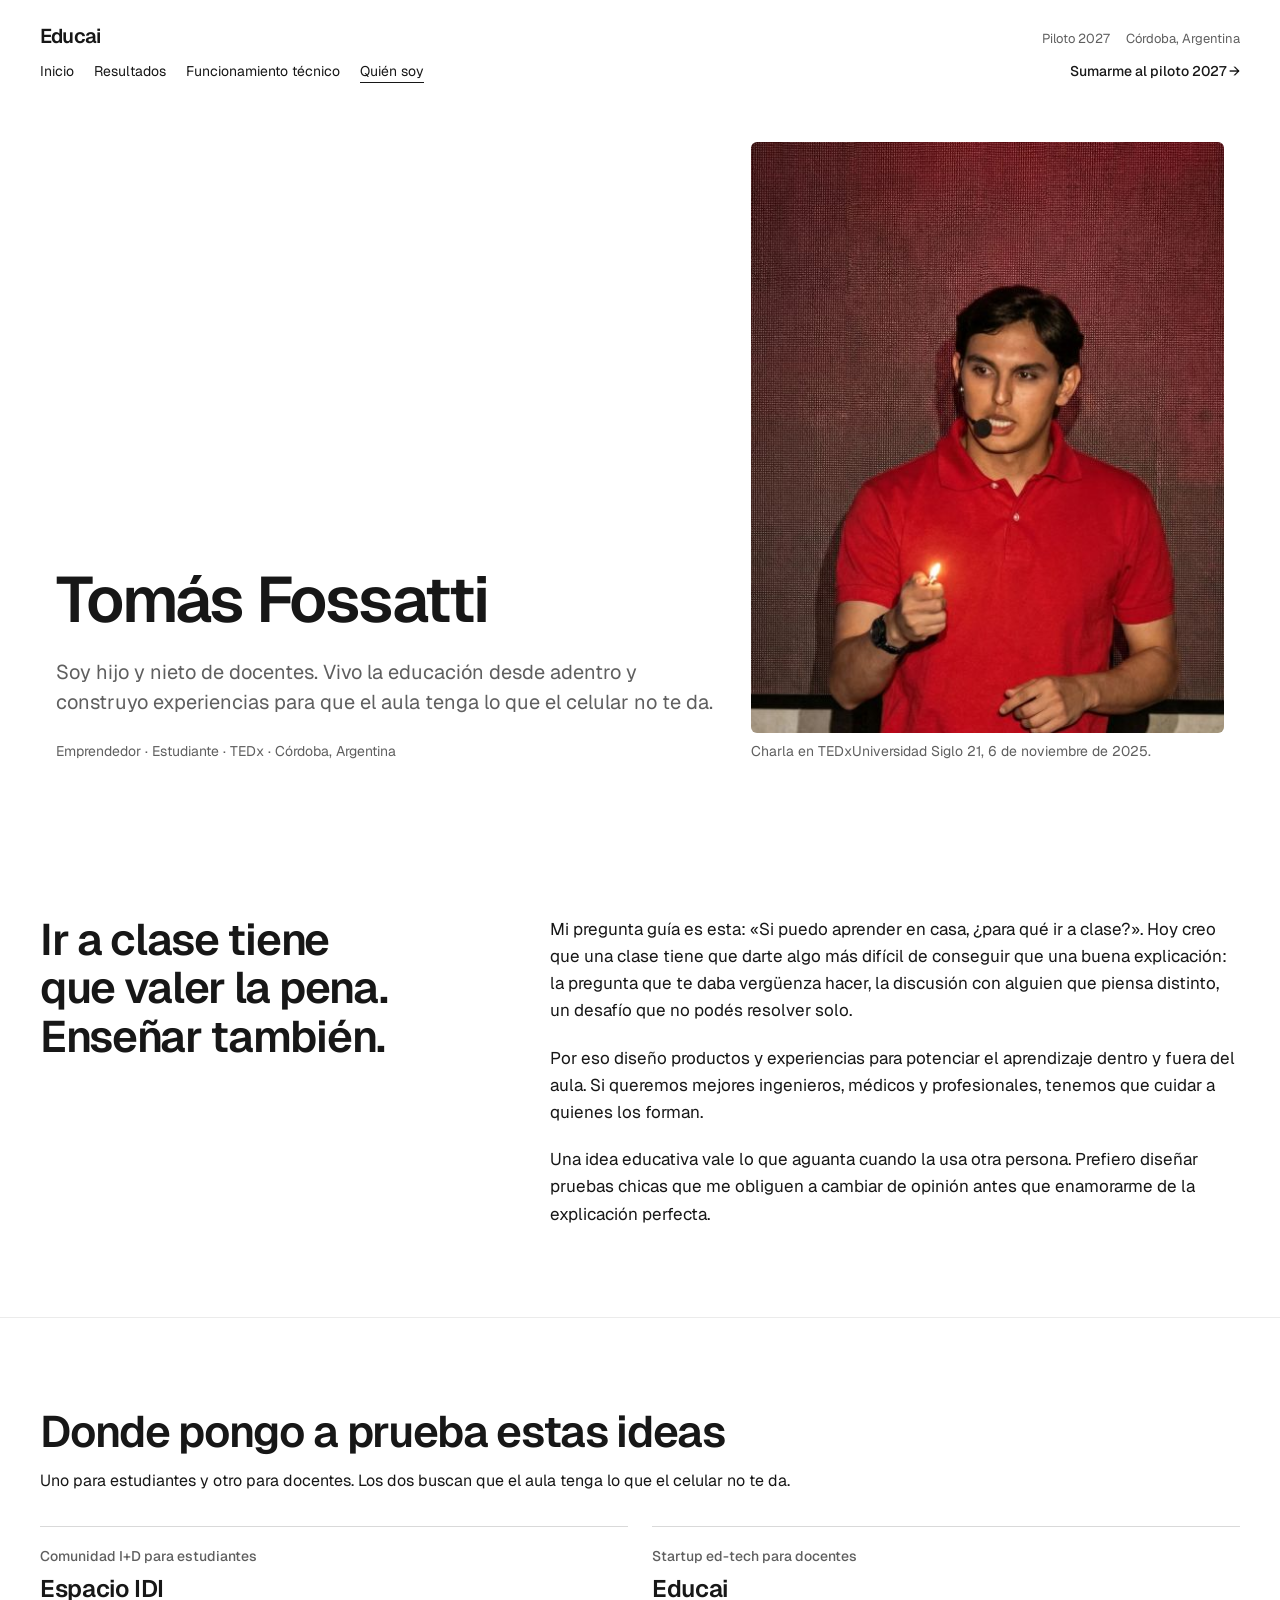
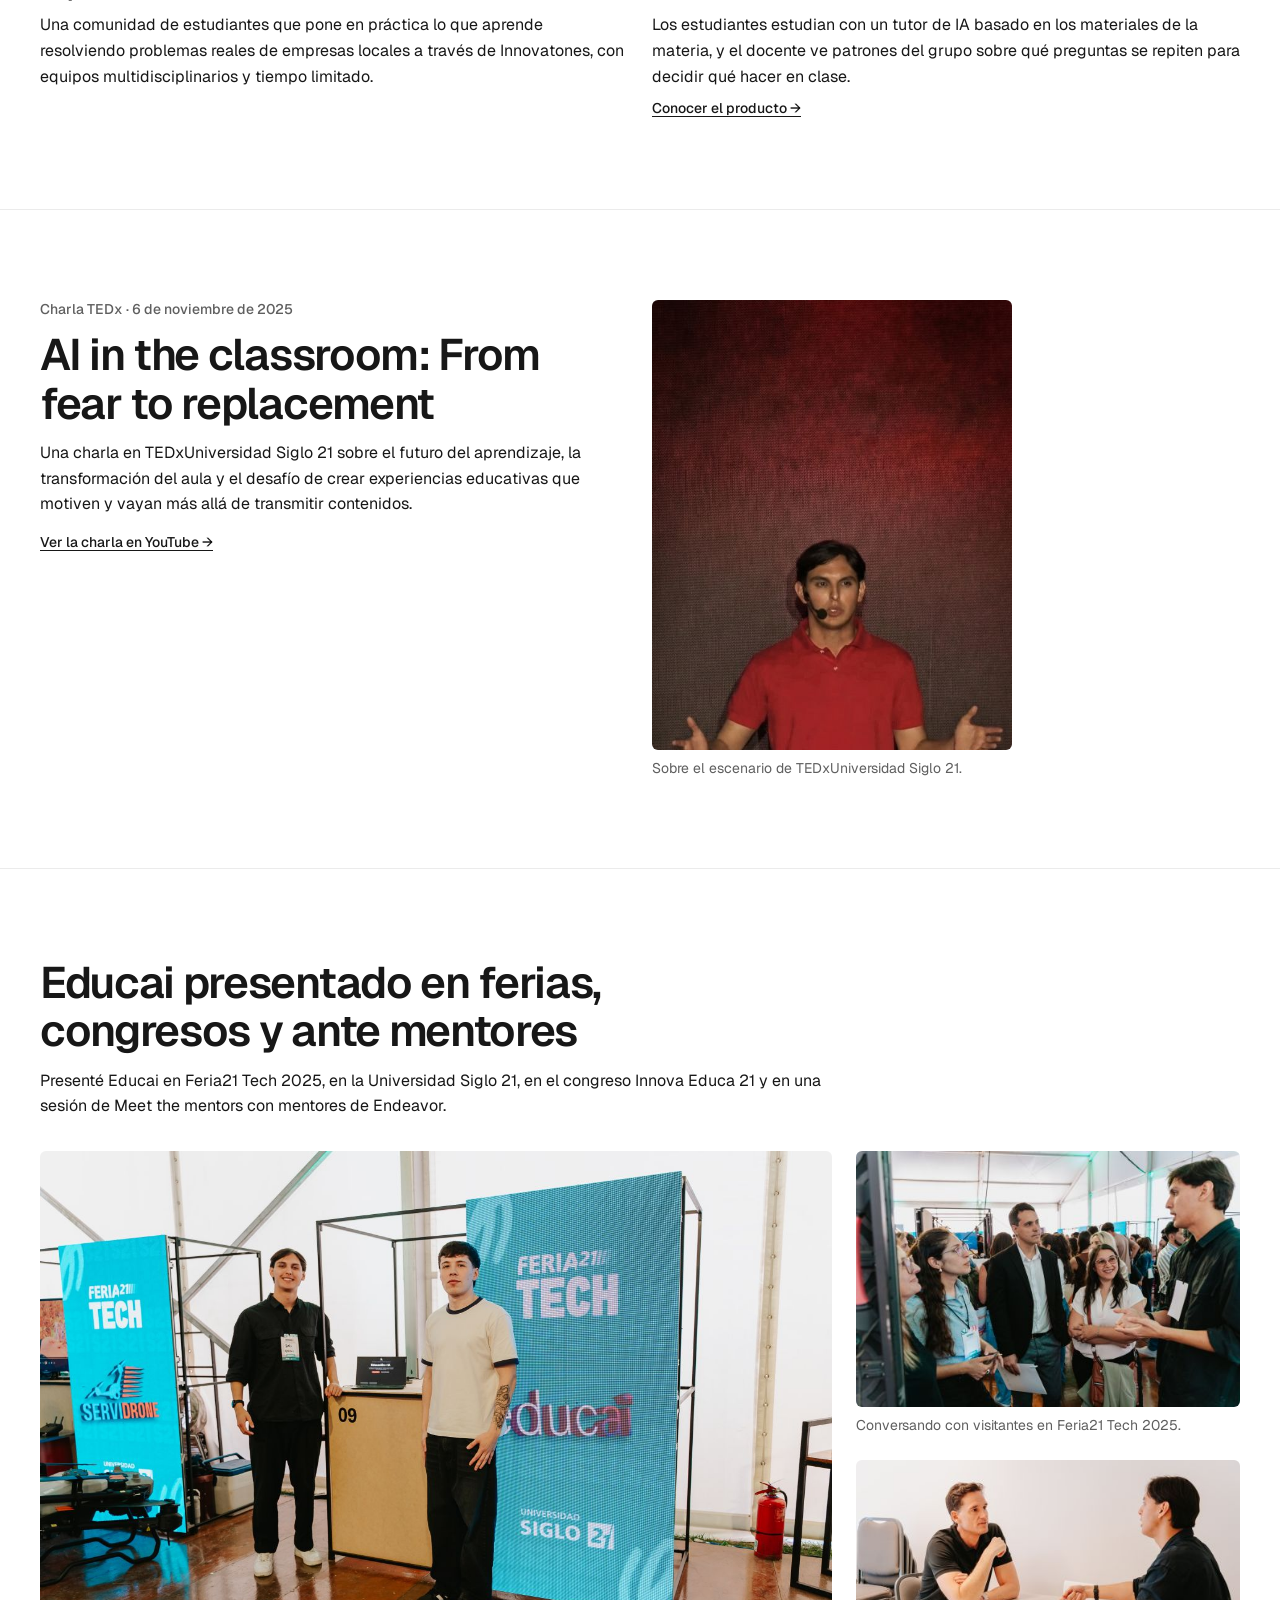
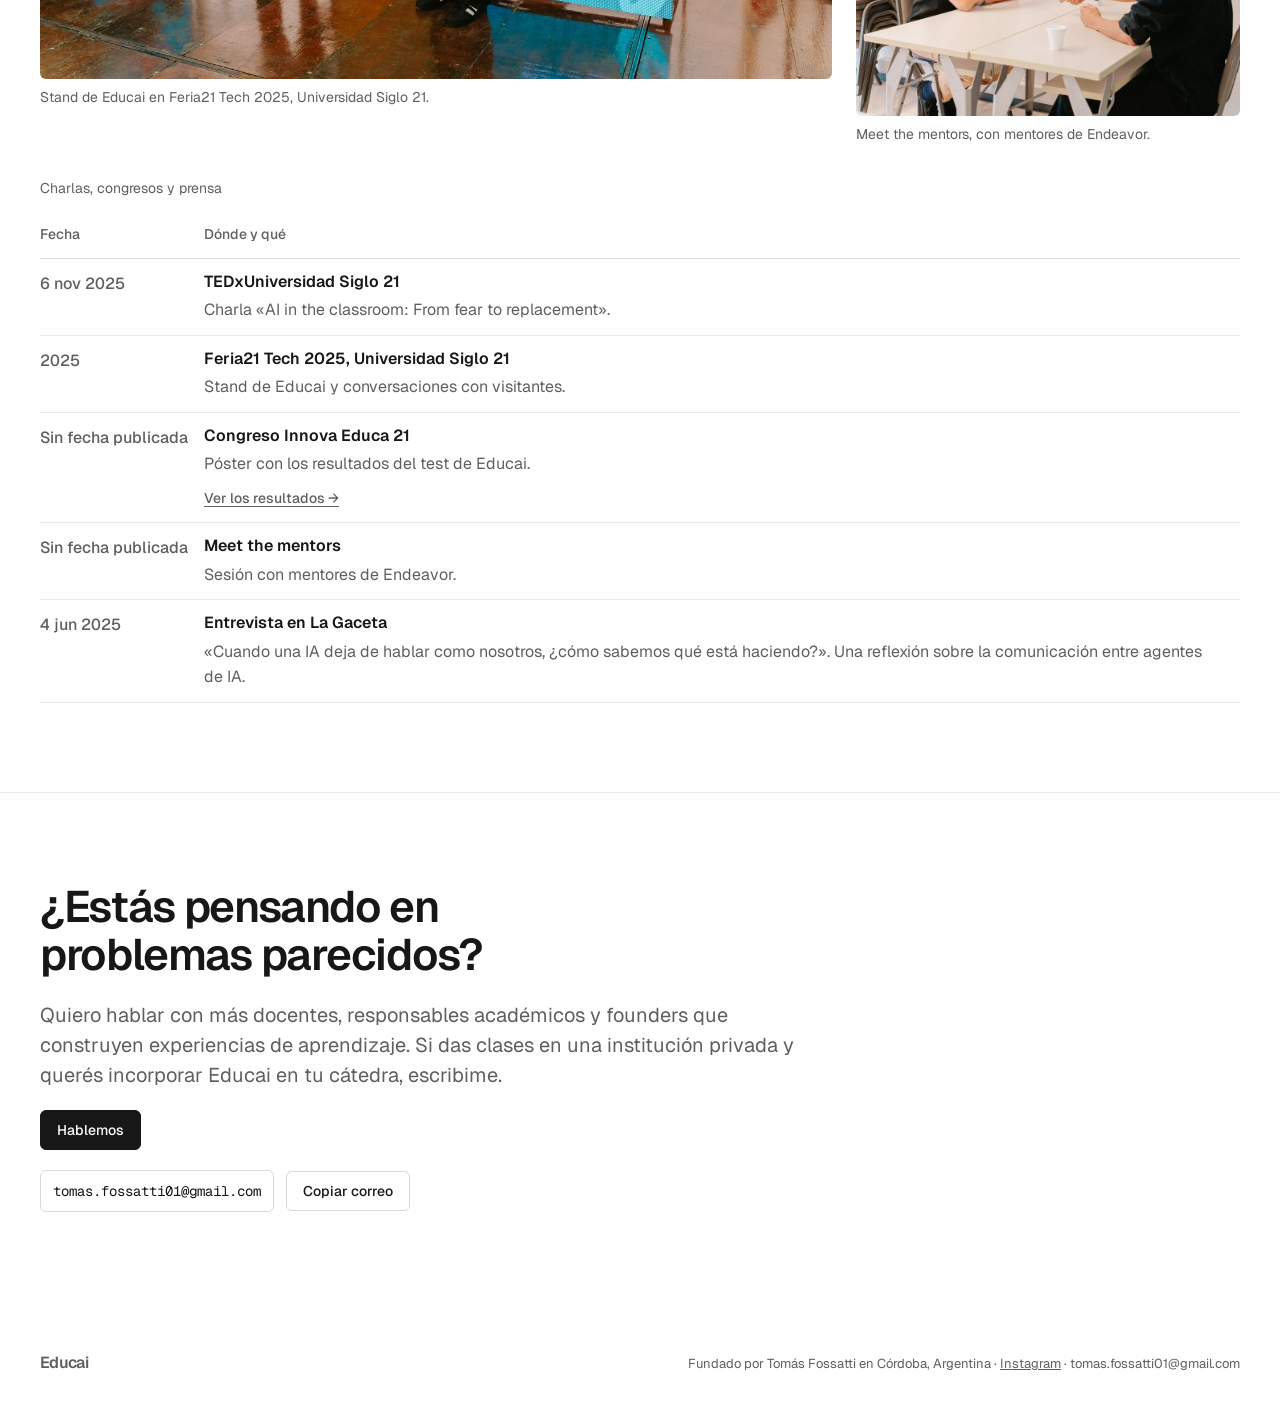
<file: quien-soy.html>
<!doctype html>
<html lang="es">
<head>
<meta charset="utf-8">
<meta name="viewport" content="width=device-width, initial-scale=1, viewport-fit=cover">
<title>Quién soy · Educai</title>
<meta name="description" content="Educai es una plataforma con IA que convierte las conversaciones de estudio en información útil para que el docente decida mejor sus clases.">
<link rel="preconnect" href="https://fonts.googleapis.com">
<link rel="preconnect" href="https://fonts.gstatic.com" crossorigin>
<link href="https://fonts.googleapis.com/css2?family=Geist:wght@400..600&family=Geist+Mono:wght@400..600&display=swap" rel="stylesheet" referrerpolicy="no-referrer">
<link href="https://vercel.com/geist/vercel-brand.css" rel="stylesheet">
<link href="/assets/site.css" rel="stylesheet">
</head>
<body class="vbg-report">
  <div class="vbg-shell">
    <a class="vbg-skip-link" href="#main">Ir al contenido</a>
    <header class="vbg-header">
      <div class="vbg-masthead">
        <span class="vbg-identity"><a class="vbg-custom-wordmark" href="/">Educai</a></span>
        <div class="vbg-document-meta"><span class="vbg-state">Piloto 2027</span><span class="vbg-context">Córdoba, Argentina</span></div>
      </div>
      <nav class="vbg-custom-nav" aria-label="Principal">
        <a href="/">Inicio</a>
        <a href="/resultados">Resultados</a>
        <a href="/tecnico">Funcionamiento técnico</a>
        <a href="/quien-soy" aria-current="page">Quién soy</a>
        <a class="vbg-custom-nav-cta" href="https://forms.gle/H1VRZcY6WzL2wMh96" target="_blank" rel="noopener">Sumarme al piloto 2027 →</a>
      </nav>
    </header>
    <main id="main">

      <section class="vbg-opening" aria-labelledby="h-qs">
        <div class="vbg-opening-claim">
          <h1 class="vbg-display" id="h-qs">Tomás Fossatti</h1>
          <p class="vbg-lede">Soy hijo y nieto de docentes. Vivo la educación desde adentro y construyo experiencias para que el aula tenga lo que el celular no te da.</p>
          <p class="vbg-meta">Emprendedor · Estudiante · TEDx · Córdoba, Argentina</p>
        </div>
        <figure class="vbg-opening-proof vbg-custom-photo is-portrait">
          <img src="/fotos/tedx-charla.jpg" alt="Tomás Fossatti durante su charla en TEDxUniversidad Siglo 21" width="480" height="853">
          <figcaption class="vbg-caption">Charla en TEDxUniversidad Siglo 21, 6 de noviembre de 2025.</figcaption>
        </figure>
      </section>

      <section class="vbg-section" aria-labelledby="h-persp">
        <div class="vbg-grid">
          <h2 class="vbg-title vbg-span-5" id="h-persp">Ir a clase tiene que valer la pena. Enseñar también.</h2>
          <div class="vbg-flow vbg-span-7">
            <p>Mi pregunta guía es esta: «Si puedo aprender en casa, ¿para qué ir a clase?». Hoy creo que una clase tiene que darte algo más difícil de conseguir que una buena explicación: la pregunta que te daba vergüenza hacer, la discusión con alguien que piensa distinto, un desafío que no podés resolver solo.</p>
            <p>Por eso diseño productos y experiencias para potenciar el aprendizaje dentro y fuera del aula. Si queremos mejores ingenieros, médicos y profesionales, tenemos que cuidar a quienes los forman.</p>
            <p>Una idea educativa vale lo que aguanta cuando la usa otra persona. Prefiero diseñar pruebas chicas que me obliguen a cambiar de opinión antes que enamorarme de la explicación perfecta.</p>
          </div>
        </div>
      </section>

      <section class="vbg-section" aria-labelledby="h-proj">
        <div class="vbg-grid">
          <div class="vbg-stack vbg-span-8">
            <h2 class="vbg-title" id="h-proj">Donde pongo a prueba estas ideas</h2>
            <p>Uno para estudiantes y otro para docentes. Los dos buscan que el aula tenga lo que el celular no te da.</p>
          </div>
          <div class="vbg-custom-peer vbg-span-6">
            <span class="vbg-label">Comunidad I+D para estudiantes</span>
            <h3 class="vbg-heading-24">Espacio IDI</h3>
            <p>Una comunidad de estudiantes que pone en práctica lo que aprende resolviendo problemas reales de empresas locales a través de Innovatones, con equipos multidisciplinarios y tiempo limitado.</p>
          </div>
          <div class="vbg-custom-peer vbg-span-6">
            <span class="vbg-label">Startup ed-tech para docentes</span>
            <h3 class="vbg-heading-24">Educai</h3>
            <p>Los estudiantes estudian con un tutor de IA basado en los materiales de la materia, y el docente ve patrones del grupo sobre qué preguntas se repiten para decidir qué hacer en clase.</p>
            <a class="vbg-custom-link" href="/">Conocer el producto →</a>
          </div>
        </div>
      </section>

      <section class="vbg-section" aria-labelledby="h-tedx">
        <div class="vbg-grid">
          <div class="vbg-stack vbg-span-6">
            <span class="vbg-label">Charla TEDx · 6 de noviembre de 2025</span>
            <h2 class="vbg-title" id="h-tedx">AI in the classroom: From fear to replacement</h2>
            <p>Una charla en TEDxUniversidad Siglo 21 sobre el futuro del aprendizaje, la transformación del aula y el desafío de crear experiencias educativas que motiven y vayan más allá de transmitir contenidos.</p>
            <p><a class="vbg-custom-link" href="https://www.youtube.com/watch?v=n1LSi7t5WKs" target="_blank" rel="noopener">Ver la charla en YouTube →</a></p>
          </div>
          <figure class="vbg-custom-photo is-portrait vbg-span-6" style="max-width:360px">
            <img src="/fotos/tedx-escenario.jpg" alt="Tomás Fossatti con los brazos abiertos sobre el escenario de TEDx" width="480" height="860" loading="lazy">
            <figcaption class="vbg-caption">Sobre el escenario de TEDxUniversidad Siglo 21.</figcaption>
          </figure>
        </div>
      </section>

      <section class="vbg-section" aria-labelledby="h-ferias">
        <div class="vbg-grid">
          <div class="vbg-stack vbg-span-8">
            <h2 class="vbg-title" id="h-ferias">Educai presentado en ferias, congresos y ante mentores</h2>
            <p>Presenté Educai en Feria21 Tech 2025, en la Universidad Siglo 21, en el congreso Innova Educa 21 y en una sesión de Meet the mentors con mentores de Endeavor.</p>
          </div>
          <figure class="vbg-custom-photo is-landscape vbg-span-8">
            <img src="/fotos/feria21-stand.jpg" alt="Dos estudiantes junto al stand de Educai en Feria21 Tech, en la Universidad Siglo 21" width="1280" height="853" loading="lazy">
            <figcaption class="vbg-caption">Stand de Educai en Feria21 Tech 2025, Universidad Siglo 21.</figcaption>
          </figure>
          <div class="vbg-stack vbg-span-4" style="gap:var(--c-sp-6)">
            <figure class="vbg-custom-photo is-landscape">
              <img src="/fotos/feria21-visitantes.jpg" alt="Conversación con visitantes durante Feria21 Tech" width="480" height="319" loading="lazy">
              <figcaption class="vbg-caption">Conversando con visitantes en Feria21 Tech 2025.</figcaption>
            </figure>
            <figure class="vbg-custom-photo is-landscape">
              <img src="/fotos/meet-the-mentors.jpg" alt="Conversación con un mentor en una sesión de Meet the mentors" width="480" height="319" loading="lazy">
              <figcaption class="vbg-caption">Meet the mentors, con mentores de Endeavor.</figcaption>
            </figure>
          </div>
          <div class="vbg-table-wrap vbg-span-12">
            <table class="vbg-custom-talks">
              <caption>Charlas, congresos y prensa</caption>
              <thead><tr><th scope="col">Fecha</th><th scope="col">Dónde y qué</th></tr></thead>
              <tbody>
                <tr><th scope="row">6 nov 2025</th><td><h3 class="vbg-heading-16">TEDxUniversidad Siglo 21</h3><p>Charla «AI in the classroom: From fear to replacement».</p></td></tr>
                <tr><th scope="row">2025</th><td><h3 class="vbg-heading-16">Feria21 Tech 2025, Universidad Siglo 21</h3><p>Stand de Educai y conversaciones con visitantes.</p></td></tr>
                <tr><th scope="row">Sin fecha publicada</th><td><h3 class="vbg-heading-16">Congreso Innova Educa 21</h3><p>Póster con los resultados del test de Educai.</p><p><a class="vbg-custom-link" href="/resultados">Ver los resultados →</a></p></td></tr>
                <tr><th scope="row">Sin fecha publicada</th><td><h3 class="vbg-heading-16">Meet the mentors</h3><p>Sesión con mentores de Endeavor.</p></td></tr>
                <tr><th scope="row">4 jun 2025</th><td><h3 class="vbg-heading-16">Entrevista en La Gaceta</h3><p>«Cuando una IA deja de hablar como nosotros, ¿cómo sabemos qué está haciendo?». Una reflexión sobre la comunicación entre agentes de IA.</p></td></tr>
              </tbody>
            </table>
          </div>
        </div>
      </section>

      <section class="vbg-section" aria-labelledby="h-contact">
        <div class="vbg-grid">
          <div class="vbg-custom-closing vbg-span-8">
            <h2 class="vbg-title" id="h-contact">¿Estás pensando en problemas parecidos?</h2>
            <p class="vbg-lede">Quiero hablar con más docentes, responsables académicos y founders que construyen experiencias de aprendizaje. Si das clases en una institución privada y querés incorporar Educai en tu cátedra, escribime.</p>
            <a class="vbg-button" href="mailto:tomas.fossatti01@gmail.com">Hablemos</a>
            <div class="vbg-custom-copy">
              <code id="correo">tomas.fossatti01@gmail.com</code>
              <button type="button" id="copiar-correo">Copiar correo</button>
            </div>
          </div>
        </div>
      </section>
    </main>
    <footer class="vbg-footer">
      <a class="vbg-custom-wordmark vbg-custom-wordmark-footer" href="/">Educai</a>
      <span>Fundado por Tomás Fossatti en Córdoba, Argentina · <a href="https://www.instagram.com/tomasfossatti_/" target="_blank" rel="noopener">Instagram</a> · tomas.fossatti01@gmail.com</span>
    </footer>
  </div>
<script src="/assets/site.js"></script>
</body>
</html>
</file>
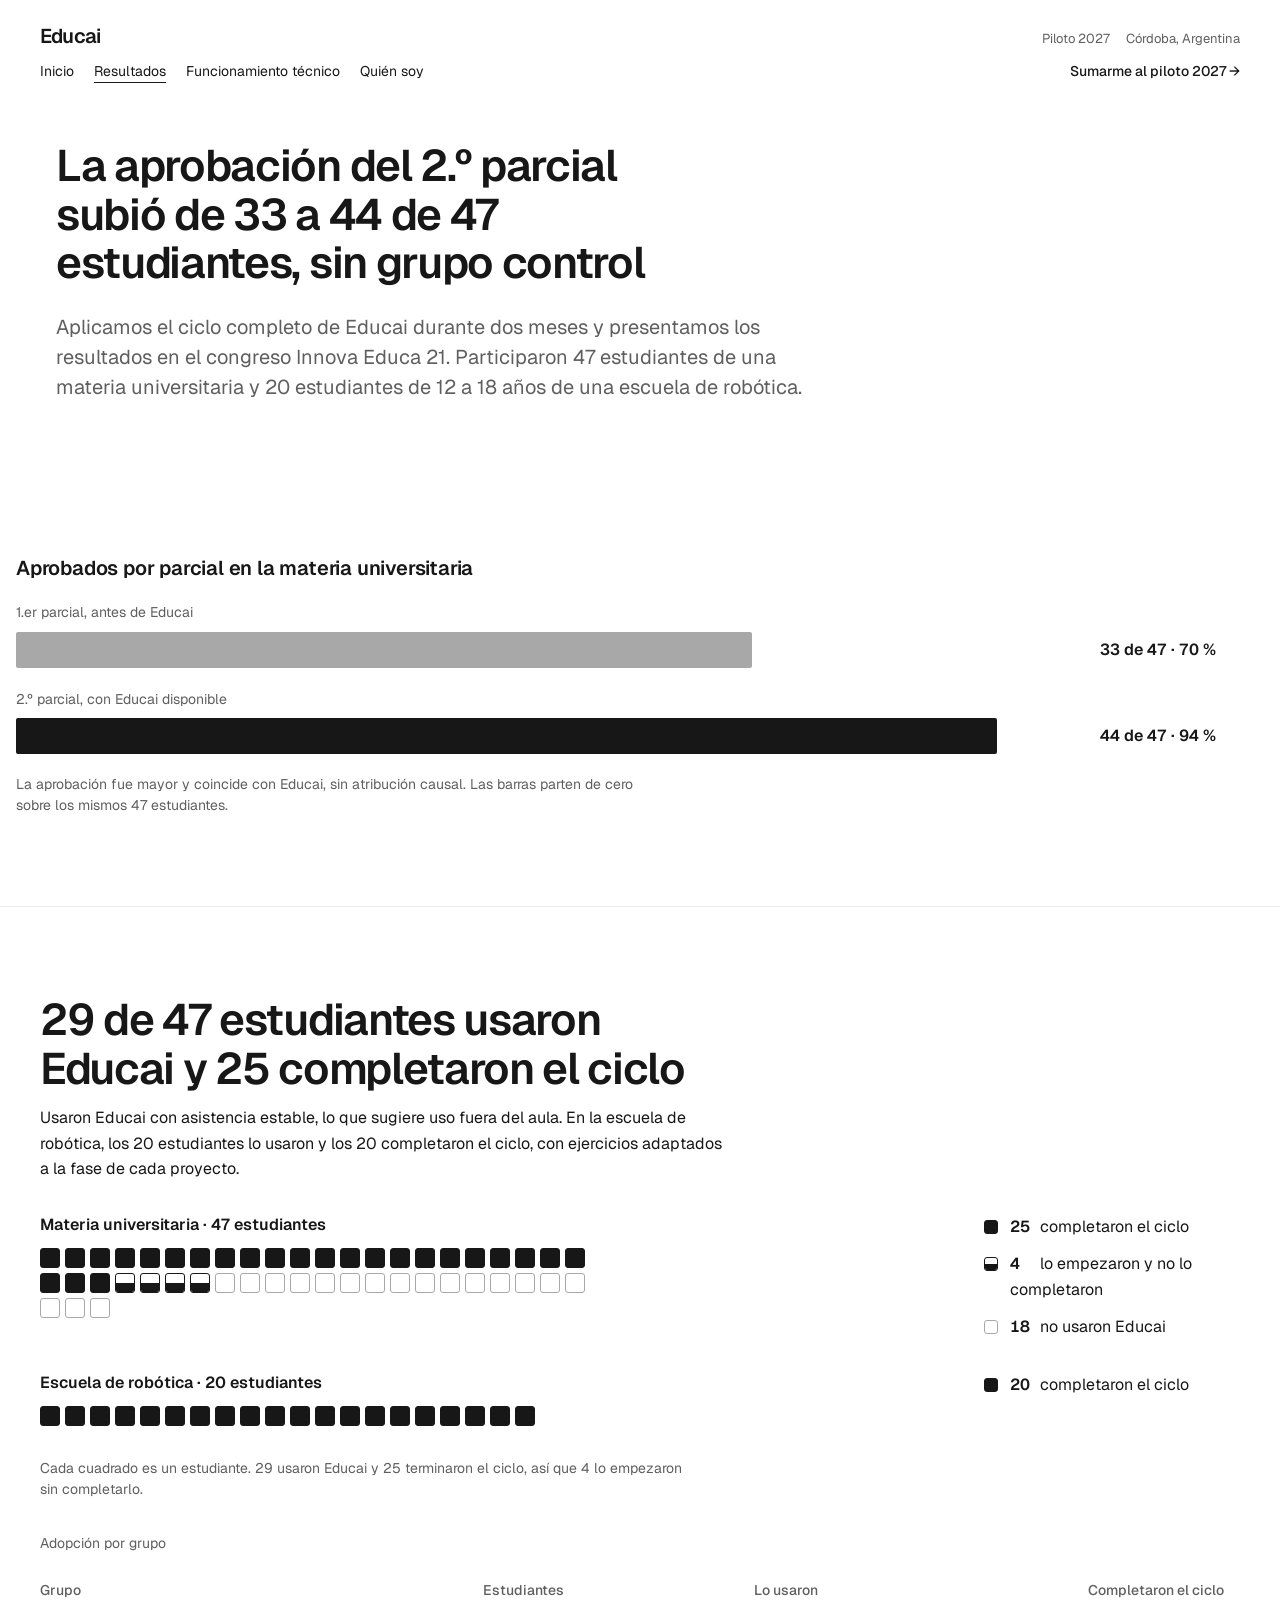
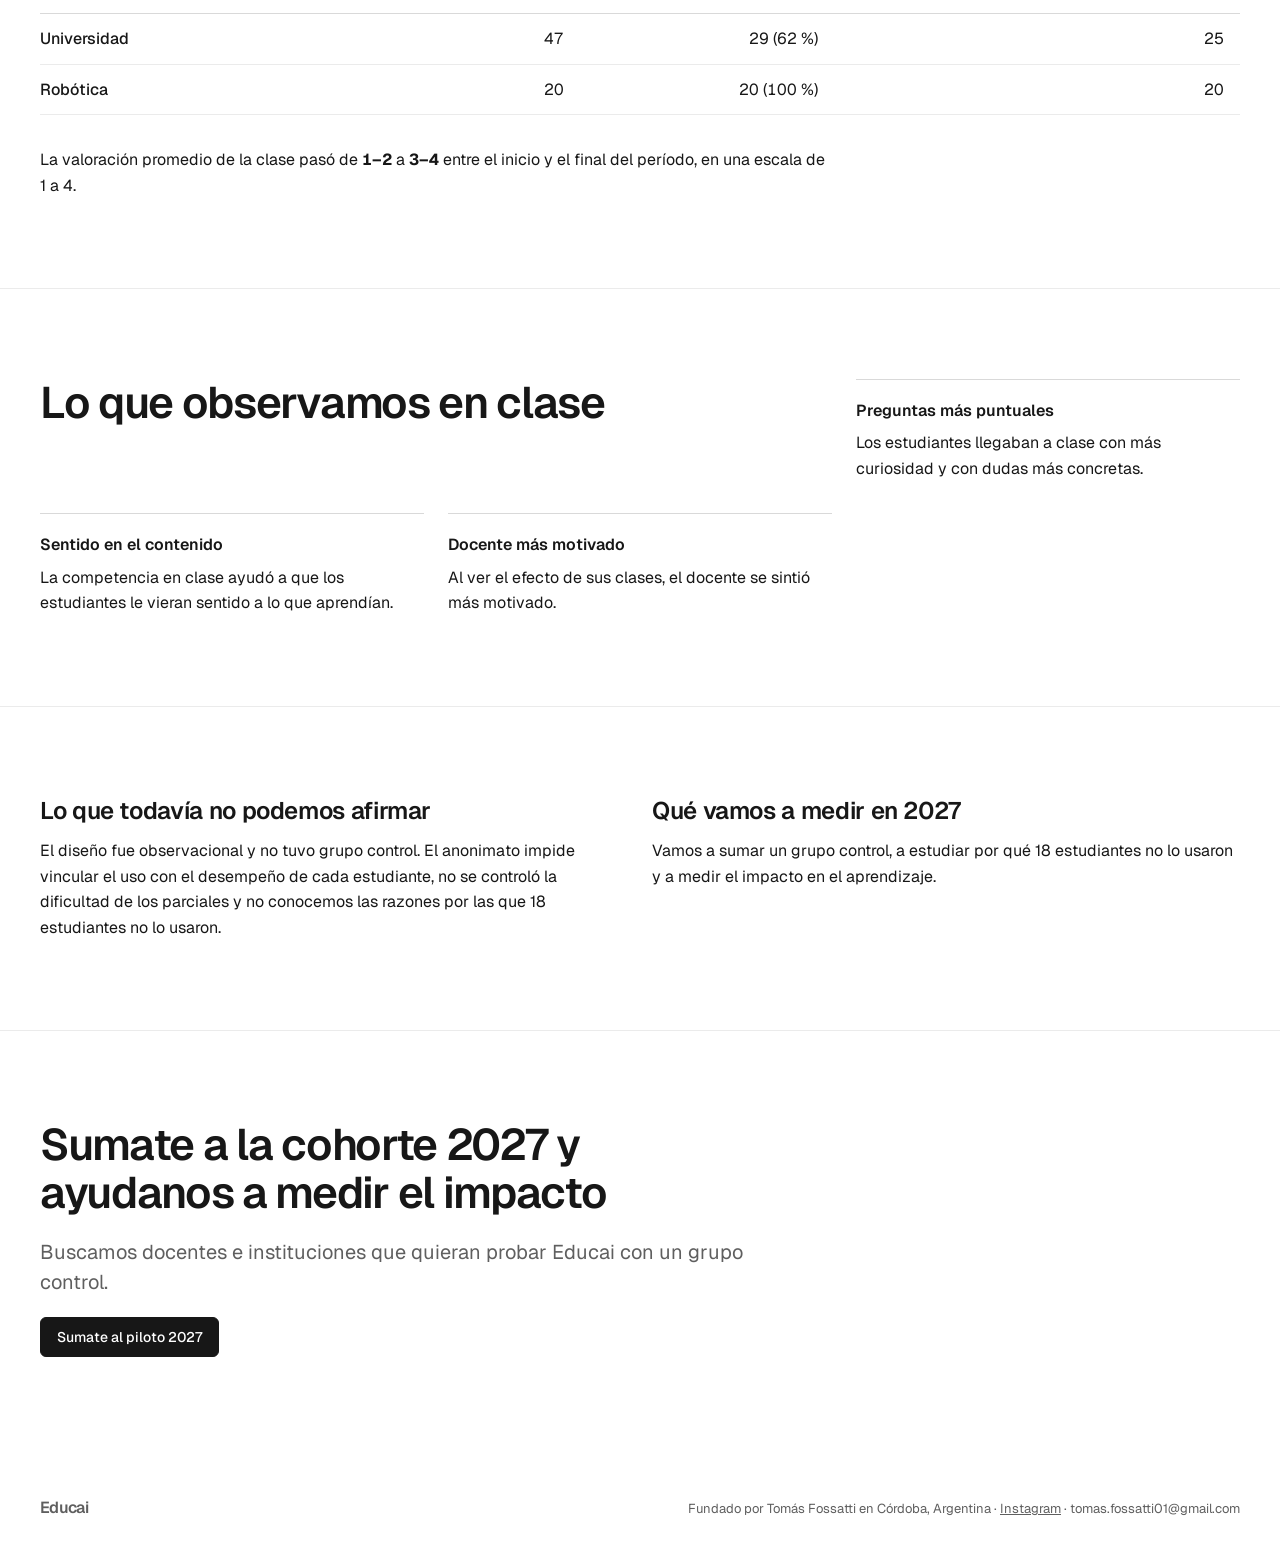
<file: resultados.html>
<!doctype html>
<html lang="es">
<head>
<meta charset="utf-8">
<meta name="viewport" content="width=device-width, initial-scale=1, viewport-fit=cover">
<title>Resultados del test · Educai</title>
<meta name="description" content="Educai es una plataforma con IA que convierte las conversaciones de estudio en información útil para que el docente decida mejor sus clases.">
<link rel="preconnect" href="https://fonts.googleapis.com">
<link rel="preconnect" href="https://fonts.gstatic.com" crossorigin>
<link href="https://fonts.googleapis.com/css2?family=Geist:wght@400..600&family=Geist+Mono:wght@400..600&display=swap" rel="stylesheet" referrerpolicy="no-referrer">
<link href="https://vercel.com/geist/vercel-brand.css" rel="stylesheet">
<link href="/assets/site.css" rel="stylesheet">
</head>
<body class="vbg-report">
  <div class="vbg-shell">
    <a class="vbg-skip-link" href="#main">Ir al contenido</a>
    <header class="vbg-header">
      <div class="vbg-masthead">
        <span class="vbg-identity"><a class="vbg-custom-wordmark" href="/">Educai</a></span>
        <div class="vbg-document-meta"><span class="vbg-state">Piloto 2027</span><span class="vbg-context">Córdoba, Argentina</span></div>
      </div>
      <nav class="vbg-custom-nav" aria-label="Principal">
        <a href="/">Inicio</a>
        <a href="/resultados" aria-current="page">Resultados</a>
        <a href="/tecnico">Funcionamiento técnico</a>
        <a href="/quien-soy">Quién soy</a>
        <a class="vbg-custom-nav-cta" href="https://forms.gle/H1VRZcY6WzL2wMh96" target="_blank" rel="noopener">Sumarme al piloto 2027 →</a>
      </nav>
    </header>
    <main id="main">

      <section class="vbg-opening" aria-labelledby="h-res">
        <div class="vbg-opening-claim">
          <h1 class="vbg-title" id="h-res">La aprobación del 2.º parcial subió de 33 a 44 de 47 estudiantes, sin grupo control</h1>
          <p class="vbg-lede">Aplicamos el ciclo completo de Educai durante dos meses y presentamos los resultados en el congreso Innova Educa 21. Participaron 47 estudiantes de una materia universitaria y 20 estudiantes de 12 a 18 años de una escuela de robótica.</p>
        </div>
      </section>

      <section class="vbg-section" aria-labelledby="h-chart">
        <figure class="vbg-chart">
          <div class="vbg-chart-header"><h2 class="vbg-heading-20" id="h-chart">Aprobados por parcial en la materia universitaria</h2></div>
          <div class="vbg-bar-comparison">
            <div class="vbg-bar-list">
              <div class="vbg-bar">
                <span class="vbg-bar-label">1.er parcial, antes de Educai</span>
                <span class="vbg-bar-track"><span class="vbg-bar-fill vbg-series-2" style="width:70.2%"></span></span>
                <span class="vbg-bar-value vbg-numeric">33 de 47 · 70 %</span>
              </div>
              <div class="vbg-bar">
                <span class="vbg-bar-label">2.º parcial, con Educai disponible</span>
                <span class="vbg-bar-track"><span class="vbg-bar-fill vbg-series-1" style="width:93.6%"></span></span>
                <span class="vbg-bar-value vbg-numeric">44 de 47 · 94 %</span>
              </div>
            </div>
          </div>
          <figcaption class="vbg-caption">La aprobación fue mayor y coincide con Educai, sin atribución causal. Las barras parten de cero sobre los mismos 47 estudiantes.</figcaption>
        </figure>
      </section>

      <section class="vbg-section" aria-labelledby="h-adopt">
        <div class="vbg-grid">
          <div class="vbg-stack vbg-span-7">
            <h2 class="vbg-title" id="h-adopt">29 de 47 estudiantes usaron Educai y 25 completaron el ciclo</h2>
            <p>Usaron Educai con asistencia estable, lo que sugiere uso fuera del aula. En la escuela de robótica, los 20 estudiantes lo usaron y los 20 completaron el ciclo, con ejercicios adaptados a la fase de cada proyecto.</p>
          </div>
          <figure class="vbg-custom-units vbg-span-12" style="margin:0">
            <div class="vbg-custom-unit-group">
              <div>
                <h3 class="vbg-heading-16">Materia universitaria · 47 estudiantes</h3>
                <div class="vbg-custom-cells" data-units="25:done,4:started,18:none" role="img" aria-label="25 completaron el ciclo, 4 lo empezaron sin completarlo y 18 no usaron Educai"></div>
              </div>
              <ul class="vbg-custom-keys">
                <li><span class="vbg-viz-cell is-done"></span><span><b>25</b> completaron el ciclo</span></li>
                <li><span class="vbg-viz-cell is-started"></span><span><b>4</b> lo empezaron y no lo completaron</span></li>
                <li><span class="vbg-viz-cell is-none"></span><span><b>18</b> no usaron Educai</span></li>
              </ul>
            </div>
            <div class="vbg-custom-unit-group">
              <div>
                <h3 class="vbg-heading-16">Escuela de robótica · 20 estudiantes</h3>
                <div class="vbg-custom-cells" data-units="20:done" role="img" aria-label="Los 20 estudiantes usaron Educai y completaron el ciclo"></div>
              </div>
              <ul class="vbg-custom-keys">
                <li><span class="vbg-viz-cell is-done"></span><span><b>20</b> completaron el ciclo</span></li>
              </ul>
            </div>
            <figcaption class="vbg-caption">Cada cuadrado es un estudiante. 29 usaron Educai y 25 terminaron el ciclo, así que 4 lo empezaron sin completarlo.</figcaption>
          </figure>
          <div class="vbg-table-wrap vbg-span-12">
            <table>
              <caption>Adopción por grupo</caption>
              <thead><tr><th scope="col">Grupo</th><th scope="col" class="vbg-numeric">Estudiantes</th><th scope="col" class="vbg-numeric">Lo usaron</th><th scope="col" class="vbg-numeric">Completaron el ciclo</th></tr></thead>
              <tbody>
                <tr><th scope="row">Universidad</th><td class="vbg-numeric">47</td><td class="vbg-numeric">29 (62 %)</td><td class="vbg-numeric">25</td></tr>
                <tr><th scope="row">Robótica</th><td class="vbg-numeric">20</td><td class="vbg-numeric">20 (100 %)</td><td class="vbg-numeric">20</td></tr>
              </tbody>
            </table>
          </div>
          <p class="vbg-span-8">La valoración promedio de la clase pasó de <strong class="vbg-numeric">1–2</strong> a <strong class="vbg-numeric">3–4</strong> entre el inicio y el final del período, en una escala de 1 a 4.</p>
        </div>
      </section>

      <section class="vbg-section" aria-labelledby="h-obs">
        <div class="vbg-grid">
          <h2 class="vbg-title vbg-span-8" id="h-obs">Lo que observamos en clase</h2>
          <div class="vbg-custom-peer vbg-span-4"><h3 class="vbg-heading-16">Preguntas más puntuales</h3><p>Los estudiantes llegaban a clase con más curiosidad y con dudas más concretas.</p></div>
          <div class="vbg-custom-peer vbg-span-4"><h3 class="vbg-heading-16">Sentido en el contenido</h3><p>La competencia en clase ayudó a que los estudiantes le vieran sentido a lo que aprendían.</p></div>
          <div class="vbg-custom-peer vbg-span-4"><h3 class="vbg-heading-16">Docente más motivado</h3><p>Al ver el efecto de sus clases, el docente se sintió más motivado.</p></div>
        </div>
      </section>

      <section class="vbg-section" aria-labelledby="h-limits">
        <div class="vbg-grid">
          <div class="vbg-stack vbg-span-6">
            <h2 class="vbg-heading-24" id="h-limits">Lo que todavía no podemos afirmar</h2>
            <p>El diseño fue observacional y no tuvo grupo control. El anonimato impide vincular el uso con el desempeño de cada estudiante, no se controló la dificultad de los parciales y no conocemos las razones por las que 18 estudiantes no lo usaron.</p>
          </div>
          <div class="vbg-stack vbg-span-6">
            <h2 class="vbg-heading-24">Qué vamos a medir en 2027</h2>
            <p>Vamos a sumar un grupo control, a estudiar por qué 18 estudiantes no lo usaron y a medir el impacto en el aprendizaje.</p>
          </div>
        </div>
      </section>

      <section class="vbg-section" aria-labelledby="h-r-close">
        <div class="vbg-grid">
          <div class="vbg-custom-closing vbg-span-8">
            <h2 class="vbg-title" id="h-r-close">Sumate a la cohorte 2027 y ayudanos a medir el impacto</h2>
            <p class="vbg-lede">Buscamos docentes e instituciones que quieran probar Educai con un grupo control.</p>
            <a class="vbg-button" href="https://forms.gle/H1VRZcY6WzL2wMh96" target="_blank" rel="noopener">Sumate al piloto 2027</a>
          </div>
        </div>
      </section>
    </main>
    <footer class="vbg-footer">
      <a class="vbg-custom-wordmark vbg-custom-wordmark-footer" href="/">Educai</a>
      <span>Fundado por Tomás Fossatti en Córdoba, Argentina · <a href="https://www.instagram.com/tomasfossatti_/" target="_blank" rel="noopener">Instagram</a> · tomas.fossatti01@gmail.com</span>
    </footer>
  </div>
<script src="/assets/site.js"></script>
</body>
</html>
</file>
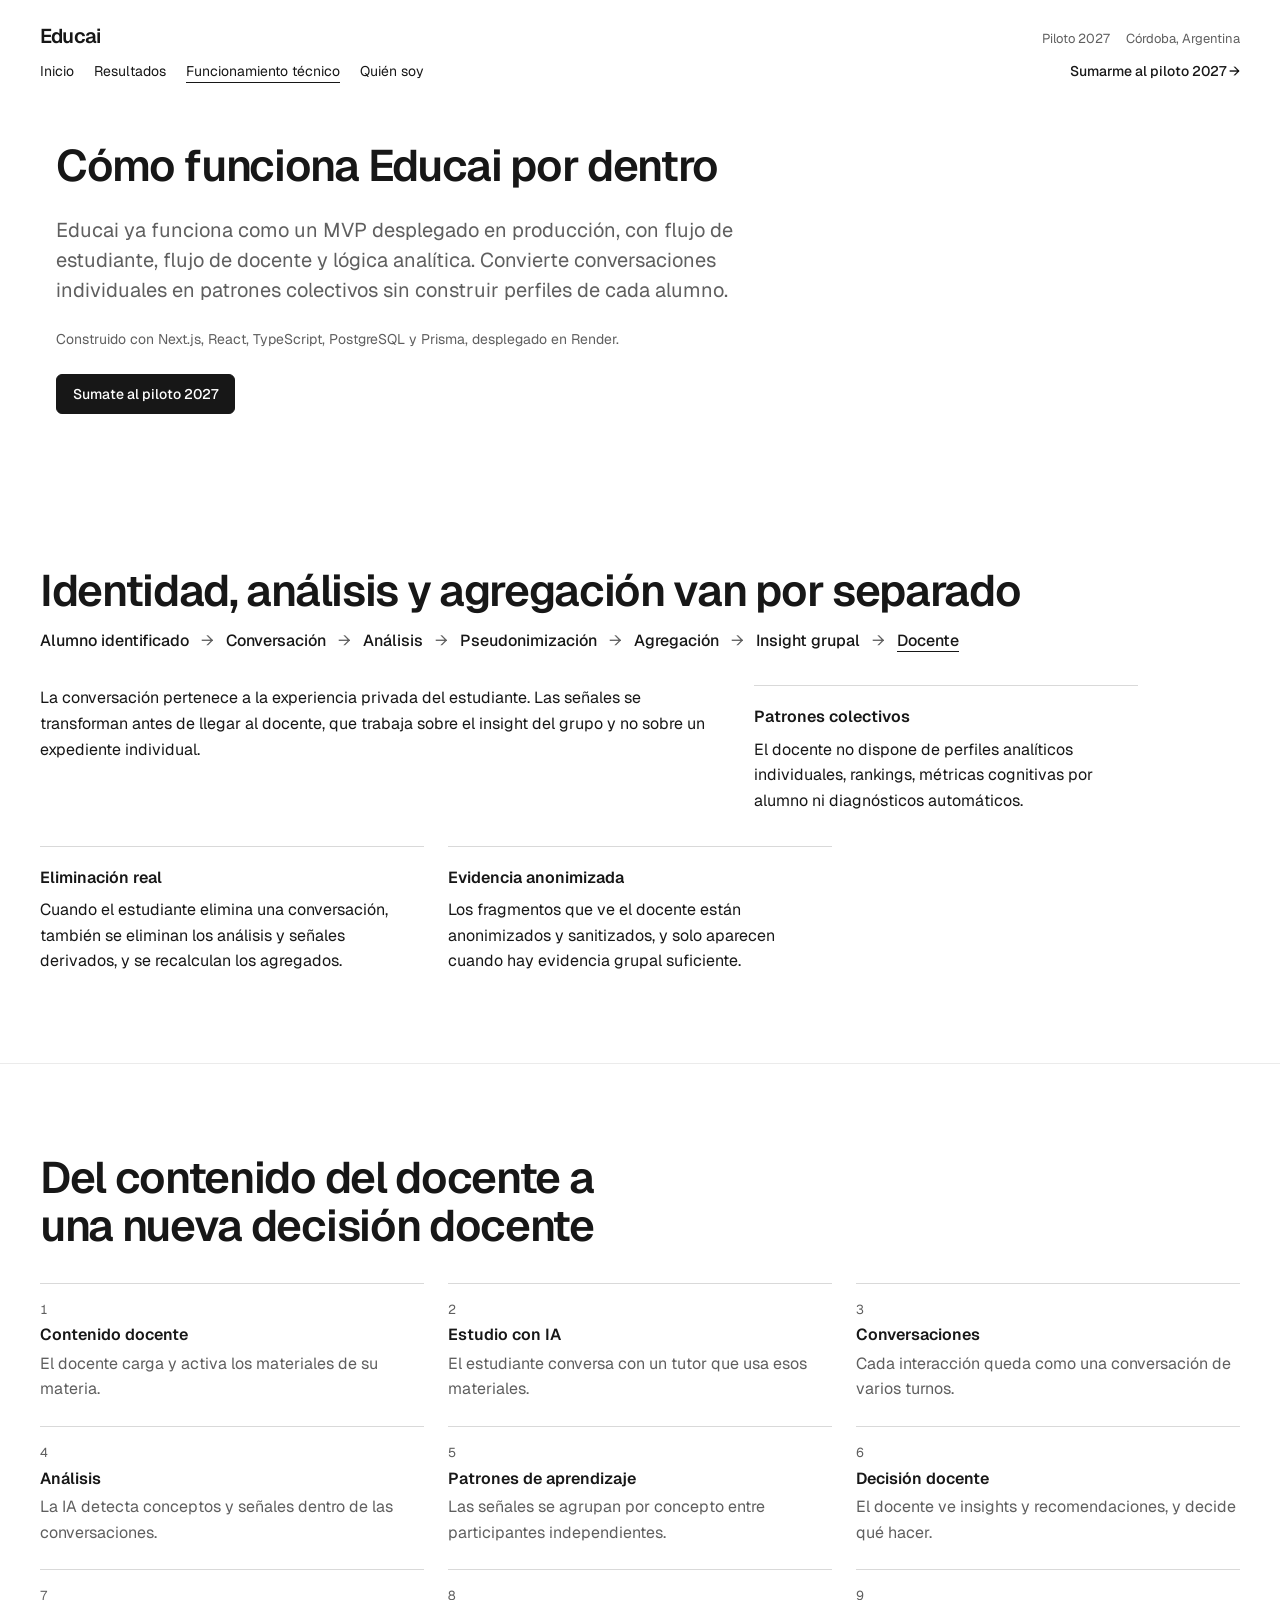
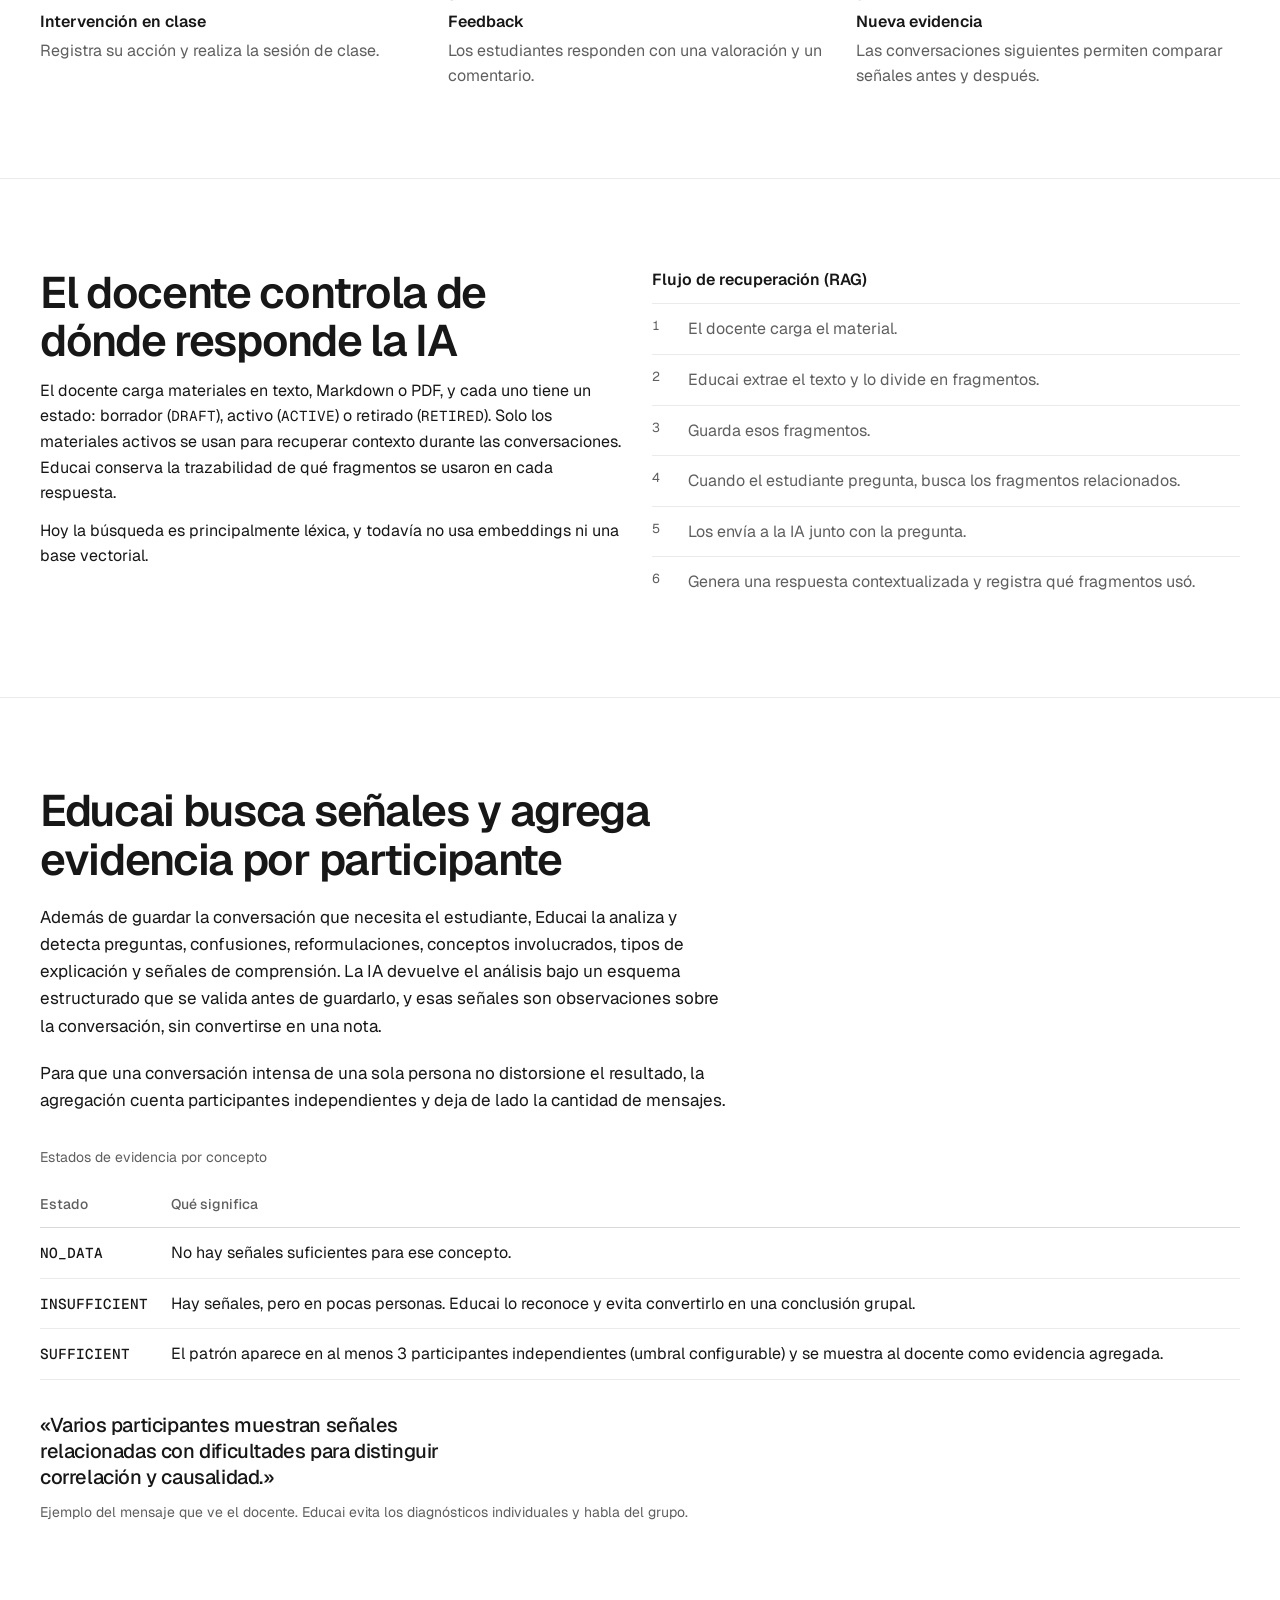
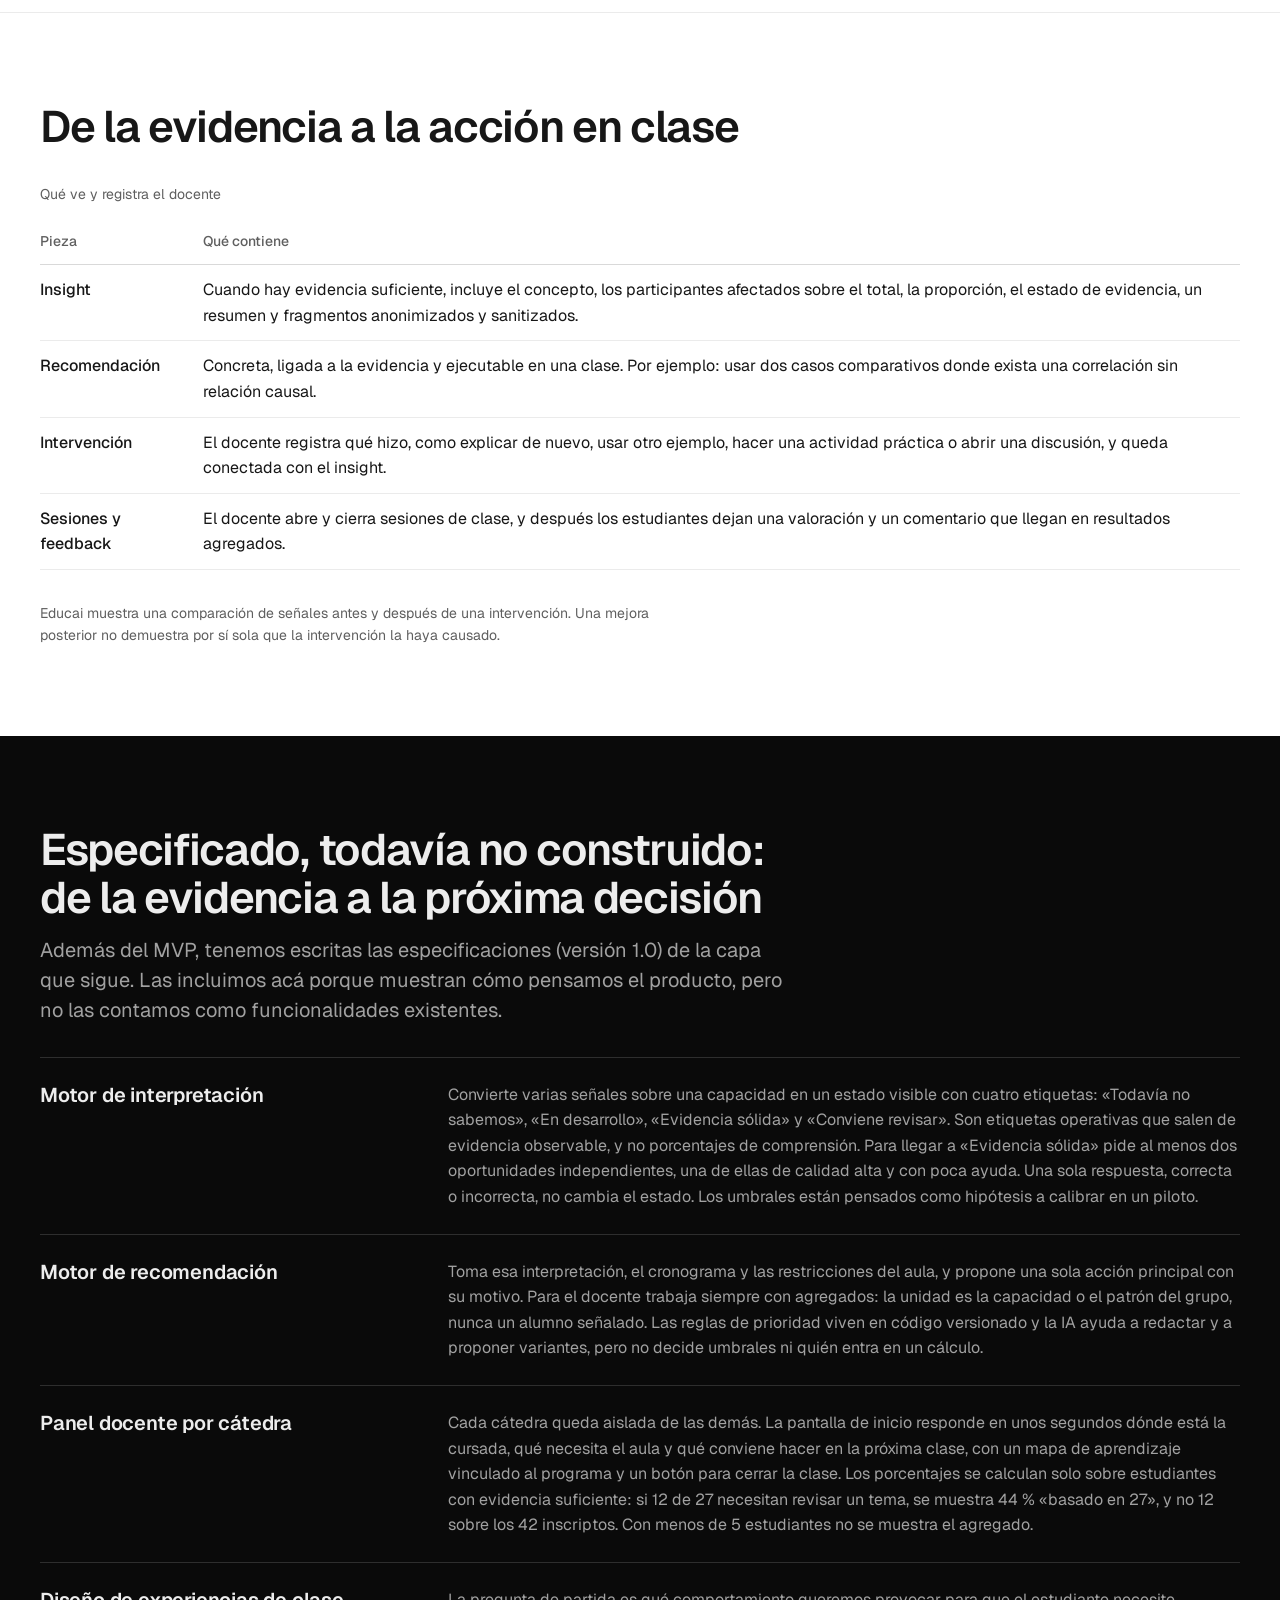
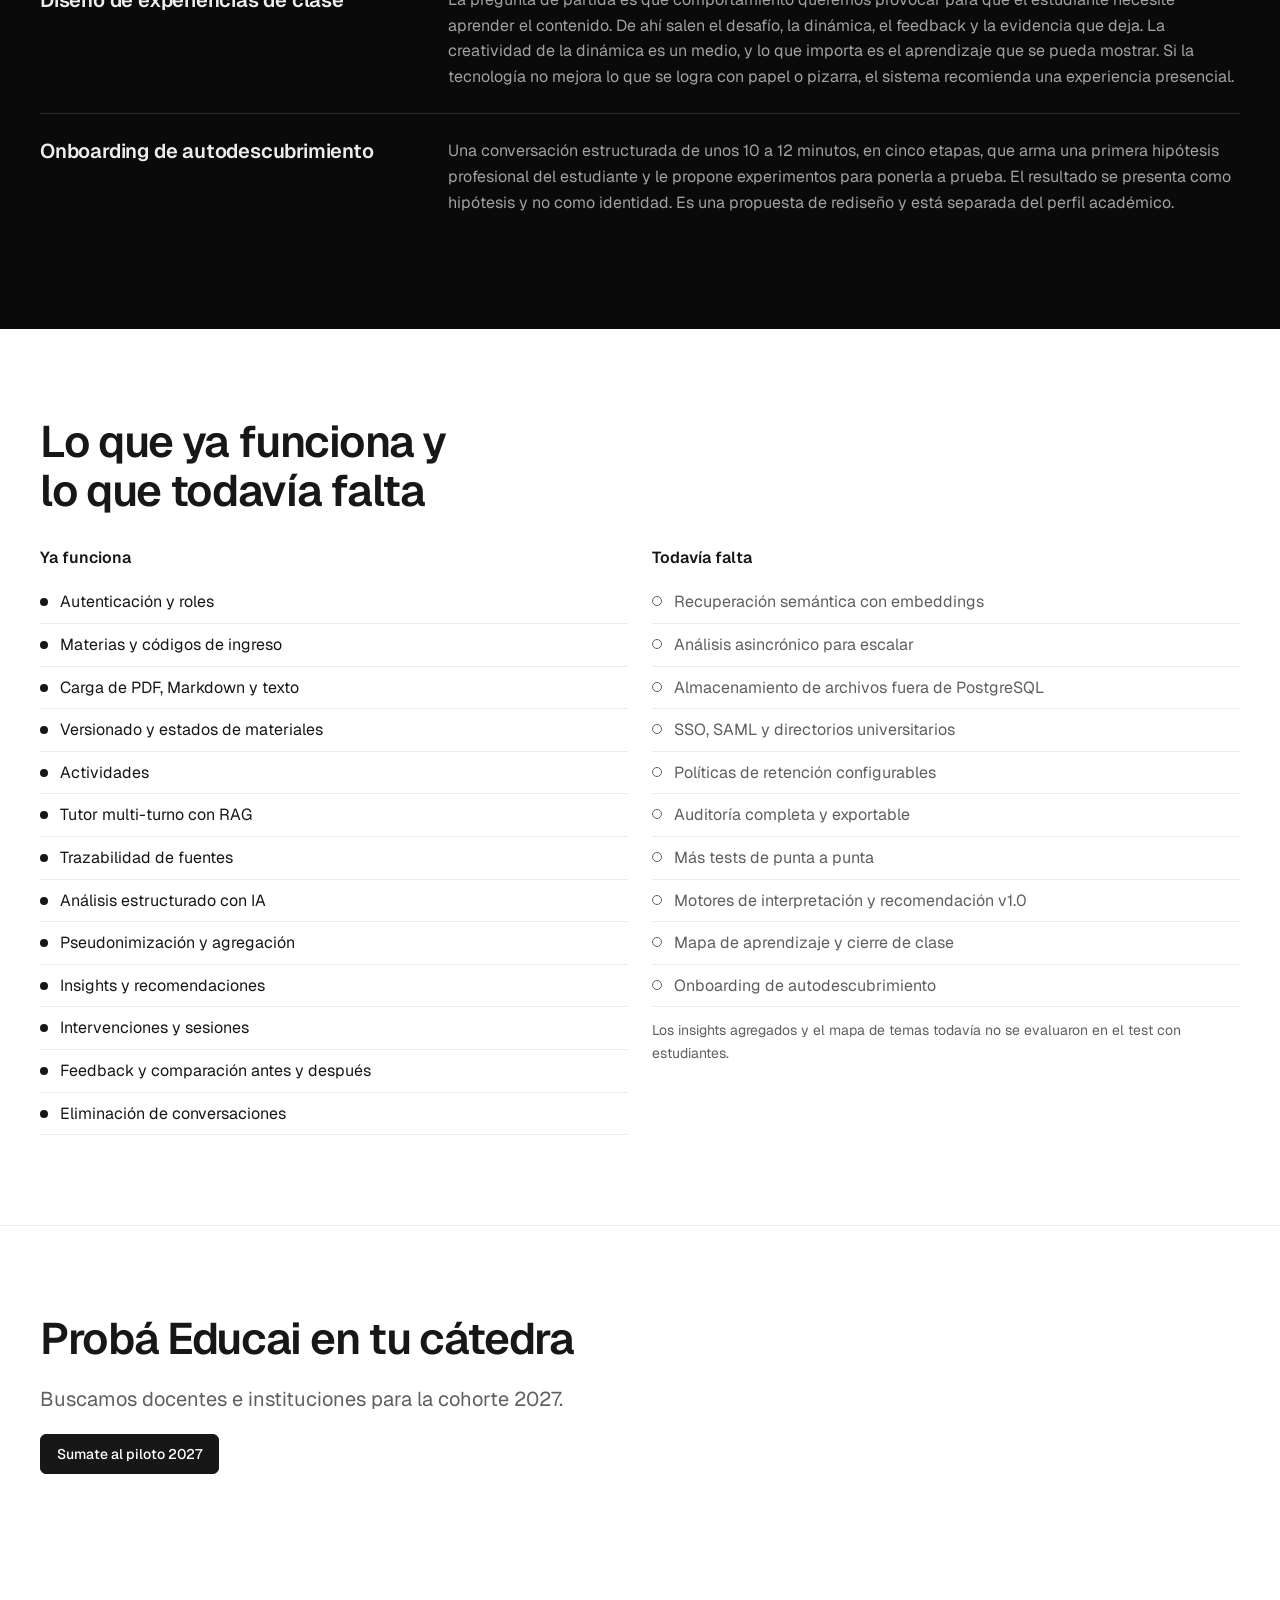
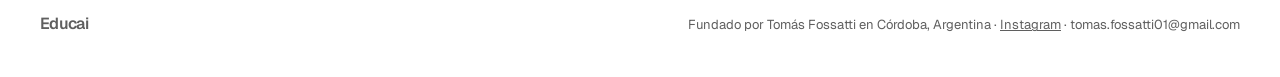
<file: tecnico.html>
<!doctype html>
<html lang="es">
<head>
<meta charset="utf-8">
<meta name="viewport" content="width=device-width, initial-scale=1, viewport-fit=cover">
<title>Funcionamiento técnico · Educai</title>
<meta name="description" content="Educai es una plataforma con IA que convierte las conversaciones de estudio en información útil para que el docente decida mejor sus clases.">
<link rel="preconnect" href="https://fonts.googleapis.com">
<link rel="preconnect" href="https://fonts.gstatic.com" crossorigin>
<link href="https://fonts.googleapis.com/css2?family=Geist:wght@400..600&family=Geist+Mono:wght@400..600&display=swap" rel="stylesheet" referrerpolicy="no-referrer">
<link href="https://vercel.com/geist/vercel-brand.css" rel="stylesheet">
<link href="/assets/site.css" rel="stylesheet">
</head>
<body class="vbg-report">
  <div class="vbg-shell">
    <a class="vbg-skip-link" href="#main">Ir al contenido</a>
    <header class="vbg-header">
      <div class="vbg-masthead">
        <span class="vbg-identity"><a class="vbg-custom-wordmark" href="/">Educai</a></span>
        <div class="vbg-document-meta"><span class="vbg-state">Piloto 2027</span><span class="vbg-context">Córdoba, Argentina</span></div>
      </div>
      <nav class="vbg-custom-nav" aria-label="Principal">
        <a href="/">Inicio</a>
        <a href="/resultados">Resultados</a>
        <a href="/tecnico" aria-current="page">Funcionamiento técnico</a>
        <a href="/quien-soy">Quién soy</a>
        <a class="vbg-custom-nav-cta" href="https://forms.gle/H1VRZcY6WzL2wMh96" target="_blank" rel="noopener">Sumarme al piloto 2027 →</a>
      </nav>
    </header>
    <main id="main">

      <section class="vbg-opening" aria-labelledby="h-tec">
        <div class="vbg-opening-claim">
          <h1 class="vbg-title" id="h-tec">Cómo funciona Educai por dentro</h1>
          <p class="vbg-lede">Educai ya funciona como un MVP desplegado en producción, con flujo de estudiante, flujo de docente y lógica analítica. Convierte conversaciones individuales en patrones colectivos sin construir perfiles de cada alumno.</p>
          <p class="vbg-meta">Construido con Next.js, React, TypeScript, PostgreSQL y Prisma, desplegado en Render.</p>
          <div class="vbg-custom-actions"><a class="vbg-button" href="https://forms.gle/H1VRZcY6WzL2wMh96" target="_blank" rel="noopener">Sumate al piloto 2027</a></div>
        </div>
      </section>

      <section class="vbg-section" aria-labelledby="h-priv">
        <div class="vbg-grid">
          <div class="vbg-stack vbg-span-12">
            <h2 class="vbg-title" id="h-priv">Identidad, análisis y agregación van por separado</h2>
            <ol class="vbg-custom-flow" aria-label="Recorrido de los datos">
              <li>Alumno identificado</li><li>Conversación</li><li>Análisis</li><li>Pseudonimización</li><li>Agregación</li><li>Insight grupal</li><li>Docente</li>
            </ol>
          </div>
          <p class="vbg-span-7">La conversación pertenece a la experiencia privada del estudiante. Las señales se transforman antes de llegar al docente, que trabaja sobre el insight del grupo y no sobre un expediente individual.</p>
          <div class="vbg-custom-peer vbg-span-4"><h3 class="vbg-heading-16">Patrones colectivos</h3><p>El docente no dispone de perfiles analíticos individuales, rankings, métricas cognitivas por alumno ni diagnósticos automáticos.</p></div>
          <div class="vbg-custom-peer vbg-span-4"><h3 class="vbg-heading-16">Eliminación real</h3><p>Cuando el estudiante elimina una conversación, también se eliminan los análisis y señales derivados, y se recalculan los agregados.</p></div>
          <div class="vbg-custom-peer vbg-span-4"><h3 class="vbg-heading-16">Evidencia anonimizada</h3><p>Los fragmentos que ve el docente están anonimizados y sanitizados, y solo aparecen cuando hay evidencia grupal suficiente.</p></div>
        </div>
      </section>

      <section class="vbg-section" aria-labelledby="h-full">
        <div class="vbg-grid">
          <h2 class="vbg-title vbg-span-8" id="h-full">Del contenido del docente a una nueva decisión docente</h2>
          <ol class="vbg-custom-seq vbg-span-12" style="--cols:3">
            <li><h3 class="vbg-heading-16">Contenido docente</h3><p>El docente carga y activa los materiales de su materia.</p></li>
            <li><h3 class="vbg-heading-16">Estudio con IA</h3><p>El estudiante conversa con un tutor que usa esos materiales.</p></li>
            <li><h3 class="vbg-heading-16">Conversaciones</h3><p>Cada interacción queda como una conversación de varios turnos.</p></li>
            <li><h3 class="vbg-heading-16">Análisis</h3><p>La IA detecta conceptos y señales dentro de las conversaciones.</p></li>
            <li><h3 class="vbg-heading-16">Patrones de aprendizaje</h3><p>Las señales se agrupan por concepto entre participantes independientes.</p></li>
            <li><h3 class="vbg-heading-16">Decisión docente</h3><p>El docente ve insights y recomendaciones, y decide qué hacer.</p></li>
            <li><h3 class="vbg-heading-16">Intervención en clase</h3><p>Registra su acción y realiza la sesión de clase.</p></li>
            <li><h3 class="vbg-heading-16">Feedback</h3><p>Los estudiantes responden con una valoración y un comentario.</p></li>
            <li><h3 class="vbg-heading-16">Nueva evidencia</h3><p>Las conversaciones siguientes permiten comparar señales antes y después.</p></li>
          </ol>
        </div>
      </section>

      <section class="vbg-section" aria-labelledby="h-rag">
        <div class="vbg-grid">
          <div class="vbg-stack vbg-span-6">
            <h2 class="vbg-title" id="h-rag">El docente controla de dónde responde la IA</h2>
            <p>El docente carga materiales en texto, Markdown o PDF, y cada uno tiene un estado: borrador (<span class="vbg-mono">DRAFT</span>), activo (<span class="vbg-mono">ACTIVE</span>) o retirado (<span class="vbg-mono">RETIRED</span>). Solo los materiales activos se usan para recuperar contexto durante las conversaciones. Educai conserva la trazabilidad de qué fragmentos se usaron en cada respuesta.</p>
            <p>Hoy la búsqueda es principalmente léxica, y todavía no usa embeddings ni una base vectorial.</p>
          </div>
          <div class="vbg-stack vbg-span-6">
            <h3 class="vbg-heading-16">Flujo de recuperación (RAG)</h3>
            <ol class="vbg-custom-seq vbg-custom-seq-rows">
              <li><p>El docente carga el material.</p></li>
              <li><p>Educai extrae el texto y lo divide en fragmentos.</p></li>
              <li><p>Guarda esos fragmentos.</p></li>
              <li><p>Cuando el estudiante pregunta, busca los fragmentos relacionados.</p></li>
              <li><p>Los envía a la IA junto con la pregunta.</p></li>
              <li><p>Genera una respuesta contextualizada y registra qué fragmentos usó.</p></li>
            </ol>
          </div>
        </div>
      </section>

      <section class="vbg-section" aria-labelledby="h-signals">
        <div class="vbg-grid">
          <div class="vbg-flow vbg-span-7">
            <h2 class="vbg-title" id="h-signals">Educai busca señales y agrega evidencia por participante</h2>
            <p>Además de guardar la conversación que necesita el estudiante, Educai la analiza y detecta preguntas, confusiones, reformulaciones, conceptos involucrados, tipos de explicación y señales de comprensión. La IA devuelve el análisis bajo un esquema estructurado que se valida antes de guardarlo, y esas señales son observaciones sobre la conversación, sin convertirse en una nota.</p>
            <p>Para que una conversación intensa de una sola persona no distorsione el resultado, la agregación cuenta participantes independientes y deja de lado la cantidad de mensajes.</p>
          </div>
          <div class="vbg-table-wrap vbg-span-12">
            <table>
              <caption>Estados de evidencia por concepto</caption>
              <thead><tr><th scope="col">Estado</th><th scope="col">Qué significa</th></tr></thead>
              <tbody>
                <tr><th scope="row"><span class="vbg-mono">NO_DATA</span></th><td>No hay señales suficientes para ese concepto.</td></tr>
                <tr><th scope="row"><span class="vbg-mono">INSUFFICIENT</span></th><td>Hay señales, pero en pocas personas. Educai lo reconoce y evita convertirlo en una conclusión grupal.</td></tr>
                <tr><th scope="row"><span class="vbg-mono">SUFFICIENT</span></th><td>El patrón aparece en al menos 3 participantes independientes (umbral configurable) y se muestra al docente como evidencia agregada.</td></tr>
              </tbody>
            </table>
          </div>
          <figure class="vbg-stack vbg-span-8" style="margin:0">
            <blockquote class="vbg-custom-quote" style="font-size:var(--c-t-subsection)">«Varios participantes muestran señales relacionadas con dificultades para distinguir correlación y causalidad.»</blockquote>
            <figcaption class="vbg-caption">Ejemplo del mensaje que ve el docente. Educai evita los diagnósticos individuales y habla del grupo.</figcaption>
          </figure>
        </div>
      </section>

      <section class="vbg-section" aria-labelledby="h-ins">
        <div class="vbg-grid">
          <h2 class="vbg-title vbg-span-8" id="h-ins">De la evidencia a la acción en clase</h2>
          <div class="vbg-table-wrap vbg-span-12">
            <table>
              <caption>Qué ve y registra el docente</caption>
              <thead><tr><th scope="col">Pieza</th><th scope="col">Qué contiene</th></tr></thead>
              <tbody>
                <tr><th scope="row">Insight</th><td>Cuando hay evidencia suficiente, incluye el concepto, los participantes afectados sobre el total, la proporción, el estado de evidencia, un resumen y fragmentos anonimizados y sanitizados.</td></tr>
                <tr><th scope="row">Recomendación</th><td>Concreta, ligada a la evidencia y ejecutable en una clase. Por ejemplo: usar dos casos comparativos donde exista una correlación sin relación causal.</td></tr>
                <tr><th scope="row">Intervención</th><td>El docente registra qué hizo, como explicar de nuevo, usar otro ejemplo, hacer una actividad práctica o abrir una discusión, y queda conectada con el insight.</td></tr>
                <tr><th scope="row">Sesiones y feedback</th><td>El docente abre y cierra sesiones de clase, y después los estudiantes dejan una valoración y un comentario que llegan en resultados agregados.</td></tr>
              </tbody>
            </table>
          </div>
          <p class="vbg-note vbg-span-8">Educai muestra una comparación de señales antes y después de una intervención. Una mejora posterior no demuestra por sí sola que la intervención la haya causado.</p>
        </div>
      </section>

      <section class="vbg-section vbg-band" data-tone="contrast" aria-labelledby="h-spec">
        <div class="vbg-grid">
          <div class="vbg-stack vbg-span-8">
            <h2 class="vbg-title" id="h-spec">Especificado, todavía no construido: de la evidencia a la próxima decisión</h2>
            <p class="vbg-lede">Además del MVP, tenemos escritas las especificaciones (versión 1.0) de la capa que sigue. Las incluimos acá porque muestran cómo pensamos el producto, pero no las contamos como funcionalidades existentes.</p>
          </div>
          <div class="vbg-span-12">
            <div class="vbg-custom-spec"><h3 class="vbg-heading-20">Motor de interpretación</h3><p>Convierte varias señales sobre una capacidad en un estado visible con cuatro etiquetas: «Todavía no sabemos», «En desarrollo», «Evidencia sólida» y «Conviene revisar». Son etiquetas operativas que salen de evidencia observable, y no porcentajes de comprensión. Para llegar a «Evidencia sólida» pide al menos dos oportunidades independientes, una de ellas de calidad alta y con poca ayuda. Una sola respuesta, correcta o incorrecta, no cambia el estado. Los umbrales están pensados como hipótesis a calibrar en un piloto.</p></div>
            <div class="vbg-custom-spec"><h3 class="vbg-heading-20">Motor de recomendación</h3><p>Toma esa interpretación, el cronograma y las restricciones del aula, y propone una sola acción principal con su motivo. Para el docente trabaja siempre con agregados: la unidad es la capacidad o el patrón del grupo, nunca un alumno señalado. Las reglas de prioridad viven en código versionado y la IA ayuda a redactar y a proponer variantes, pero no decide umbrales ni quién entra en un cálculo.</p></div>
            <div class="vbg-custom-spec"><h3 class="vbg-heading-20">Panel docente por cátedra</h3><p>Cada cátedra queda aislada de las demás. La pantalla de inicio responde en unos segundos dónde está la cursada, qué necesita el aula y qué conviene hacer en la próxima clase, con un mapa de aprendizaje vinculado al programa y un botón para cerrar la clase. Los porcentajes se calculan solo sobre estudiantes con evidencia suficiente: si 12 de 27 necesitan revisar un tema, se muestra 44 % «basado en 27», y no 12 sobre los 42 inscriptos. Con menos de 5 estudiantes no se muestra el agregado.</p></div>
            <div class="vbg-custom-spec"><h3 class="vbg-heading-20">Diseño de experiencias de clase</h3><p>La pregunta de partida es qué comportamiento queremos provocar para que el estudiante necesite aprender el contenido. De ahí salen el desafío, la dinámica, el feedback y la evidencia que deja. La creatividad de la dinámica es un medio, y lo que importa es el aprendizaje que se pueda mostrar. Si la tecnología no mejora lo que se logra con papel o pizarra, el sistema recomienda una experiencia presencial.</p></div>
            <div class="vbg-custom-spec"><h3 class="vbg-heading-20">Onboarding de autodescubrimiento</h3><p>Una conversación estructurada de unos 10 a 12 minutos, en cinco etapas, que arma una primera hipótesis profesional del estudiante y le propone experimentos para ponerla a prueba. El resultado se presenta como hipótesis y no como identidad. Es una propuesta de rediseño y está separada del perfil académico.</p></div>
          </div>
        </div>
      </section>

      <section class="vbg-section" aria-labelledby="h-status">
        <div class="vbg-grid">
          <h2 class="vbg-title vbg-span-8" id="h-status">Lo que ya funciona y lo que todavía falta</h2>
          <div class="vbg-stack vbg-span-6">
            <h3 class="vbg-heading-16">Ya funciona</h3>
            <ul class="vbg-custom-check">
              <li>Autenticación y roles</li><li>Materias y códigos de ingreso</li><li>Carga de PDF, Markdown y texto</li><li>Versionado y estados de materiales</li><li>Actividades</li><li>Tutor multi-turno con RAG</li><li>Trazabilidad de fuentes</li><li>Análisis estructurado con IA</li><li>Pseudonimización y agregación</li><li>Insights y recomendaciones</li><li>Intervenciones y sesiones</li><li>Feedback y comparación antes y después</li><li>Eliminación de conversaciones</li>
            </ul>
          </div>
          <div class="vbg-stack vbg-span-6">
            <h3 class="vbg-heading-16">Todavía falta</h3>
            <ul class="vbg-custom-check is-pending">
              <li>Recuperación semántica con embeddings</li><li>Análisis asincrónico para escalar</li><li>Almacenamiento de archivos fuera de PostgreSQL</li><li>SSO, SAML y directorios universitarios</li><li>Políticas de retención configurables</li><li>Auditoría completa y exportable</li><li>Más tests de punta a punta</li><li>Motores de interpretación y recomendación v1.0</li><li>Mapa de aprendizaje y cierre de clase</li><li>Onboarding de autodescubrimiento</li>
            </ul>
            <p class="vbg-note">Los insights agregados y el mapa de temas todavía no se evaluaron en el test con estudiantes.</p>
          </div>
        </div>
      </section>

      <section class="vbg-section" aria-labelledby="h-t-close">
        <div class="vbg-grid">
          <div class="vbg-custom-closing vbg-span-8">
            <h2 class="vbg-title" id="h-t-close">Probá Educai en tu cátedra</h2>
            <p class="vbg-lede">Buscamos docentes e instituciones para la cohorte 2027.</p>
            <a class="vbg-button" href="https://forms.gle/H1VRZcY6WzL2wMh96" target="_blank" rel="noopener">Sumate al piloto 2027</a>
          </div>
        </div>
      </section>
    </main>
    <footer class="vbg-footer">
      <a class="vbg-custom-wordmark vbg-custom-wordmark-footer" href="/">Educai</a>
      <span>Fundado por Tomás Fossatti en Córdoba, Argentina · <a href="https://www.instagram.com/tomasfossatti_/" target="_blank" rel="noopener">Instagram</a> · tomas.fossatti01@gmail.com</span>
    </footer>
  </div>
<script src="/assets/site.js"></script>
</body>
</html>
</file>
<file: assets/site.css>
/*
  Estilos propios de la página. Leen solo los tokens públicos --vbg-*.
  Cada var() lleva un valor de respaldo por si la base de Vercel no carga.
  Las composiciones propias usan el prefijo vbg-custom-* y las marcas de datos vbg-viz-*.
*/
:root{
  --c-bg: var(--vbg-surface-primary, #FFFFFF);
  --c-bg-2: var(--vbg-surface-secondary, #FAFAFA);
  --c-contrast: var(--vbg-surface-contrast, #0A0A0A);
  --c-fg: var(--vbg-text-primary, #171717);
  --c-fg-2: var(--vbg-text-secondary, #5F5F5F);
  --c-on-contrast: var(--vbg-text-on-contrast, #EDEDED);
  --c-on-contrast-2: var(--vbg-text-on-contrast-secondary, #A1A1A1);
  --c-line-1: var(--vbg-border-subtle, #EBEBEB);
  --c-line-2: var(--vbg-border-default, #D9D9D9);
  --c-line-3: var(--vbg-border-strong, #171717);
  --c-line-contrast: var(--vbg-border-on-contrast, #2E2E2E);
  --c-focus: var(--vbg-focus, #0068D6);
  --c-warning: var(--vbg-color-warning, #A35200);
  --c-chart-1: var(--vbg-chart-1, #171717);
  --c-chart-2: var(--vbg-chart-2, #A8A8A8);
  --c-sp-1: var(--vbg-space-1, 4px); --c-sp-2: var(--vbg-space-2, 8px); --c-sp-3: var(--vbg-space-3, 12px);
  --c-sp-4: var(--vbg-space-4, 16px); --c-sp-5: var(--vbg-space-5, 20px); --c-sp-6: var(--vbg-space-6, 24px);
  --c-sp-8: var(--vbg-space-8, 32px); --c-sp-10: var(--vbg-space-10, 40px); --c-sp-12: var(--vbg-space-12, 48px);
  --c-sp-16: var(--vbg-space-16, 64px);
  --c-radius: var(--vbg-radius, 6px); --c-radius-s: var(--vbg-radius-small, 4px);
  --c-w-regular: var(--vbg-weight-regular, 400); --c-w-medium: var(--vbg-weight-medium, 500);
  --c-w-semibold: var(--vbg-weight-semibold, 600); --c-w-heading: var(--vbg-weight-heading, 600);
  --c-t-display: var(--vbg-type-display, clamp(2.5rem, 5.4vw, 4rem));
  --c-t-page-title: var(--vbg-type-page-title, clamp(2rem, 4vw, 2.75rem));
  --c-t-title: var(--vbg-type-title, 2rem);
  --c-t-section: var(--vbg-type-section, 1.5rem);
  --c-t-subsection: var(--vbg-type-subsection, 1.25rem);
  --c-t-lede: var(--vbg-type-lede, 1.25rem);
  --c-t-body: var(--vbg-type-body, 1rem);
  --c-t-compact: var(--vbg-type-compact, .9375rem);
  --c-t-label: var(--vbg-type-label, .875rem);
  --c-t-meta: var(--vbg-type-metadata, .8125rem);
  --c-sans: "Geist", ui-sans-serif, system-ui, -apple-system, "Segoe UI", sans-serif;
  --c-mono: "Geist Mono", ui-monospace, SFMono-Regular, Menlo, monospace;
}
@media (prefers-color-scheme: dark){
  :root{
    --c-bg: var(--vbg-surface-primary, #0A0A0A);
    --c-bg-2: var(--vbg-surface-secondary, #111111);
    --c-contrast: var(--vbg-surface-contrast, #EDEDED);
    --c-fg: var(--vbg-text-primary, #EDEDED);
    --c-fg-2: var(--vbg-text-secondary, #A1A1A1);
    --c-on-contrast: var(--vbg-text-on-contrast, #0A0A0A);
    --c-on-contrast-2: var(--vbg-text-on-contrast-secondary, #4D4D4D);
    --c-line-1: var(--vbg-border-subtle, #1F1F1F);
    --c-line-2: var(--vbg-border-default, #2E2E2E);
    --c-line-3: var(--vbg-border-strong, #EDEDED);
    --c-line-contrast: var(--vbg-border-on-contrast, #D4D4D4);
    --c-focus: var(--vbg-focus, #52A8FF);
    --c-warning: var(--vbg-color-warning, #FFB224);
    --c-chart-1: var(--vbg-chart-1, #EDEDED);
    --c-chart-2: var(--vbg-chart-2, #5C5C5C);
    color-scheme: dark;
  }
}

/* ---------- Composiciones propias ---------- */
.vbg-custom-wordmark{font-family:var(--c-sans);font-weight:var(--c-w-semibold);font-size:var(--c-t-subsection);letter-spacing:-.04em;color:var(--c-fg);text-decoration:none}
.vbg-custom-nav{display:flex;flex-wrap:wrap;align-items:baseline;gap:var(--c-sp-2) var(--c-sp-5);padding-block:var(--c-sp-2) 0}
.vbg-custom-nav a{font-size:var(--c-t-label);color:var(--c-fg-2);text-decoration:none}
.vbg-custom-nav a:hover,.vbg-custom-nav a[aria-current="page"]{color:var(--c-fg)}
.vbg-custom-nav a[aria-current="page"]{text-decoration:underline;text-underline-offset:6px;text-decoration-thickness:1px}
.vbg-custom-nav .vbg-custom-nav-cta{margin-left:auto;color:var(--c-fg);font-weight:var(--c-w-medium)}
@media (max-width:600px){.vbg-custom-nav .vbg-custom-nav-cta{margin-left:0}}

.vbg-custom-actions{display:flex;flex-wrap:wrap;align-items:center;gap:var(--c-sp-3) var(--c-sp-5)}
.vbg-custom-link{font-size:var(--c-t-label);font-weight:var(--c-w-medium);color:var(--c-fg);text-underline-offset:3px}

/* Ejemplo del producto en la apertura */
.vbg-custom-exchange{display:flex;flex-direction:column;gap:var(--c-sp-6);border-top:1px solid var(--c-line-3);padding-top:var(--c-sp-5);margin:0}
.vbg-custom-exchange-part{display:flex;flex-direction:column;gap:var(--c-sp-2)}
.vbg-custom-question{font-size:var(--c-t-subsection);line-height:1.35;font-weight:var(--c-w-medium);letter-spacing:-.01em;color:var(--c-fg)}
.vbg-custom-answer{padding-left:var(--c-sp-4);border-left:1px solid var(--c-line-2);color:var(--c-fg-2)}
.vbg-custom-topics{list-style:none;margin:0;padding:0}
.vbg-custom-topics li{padding-block:var(--c-sp-2);border-bottom:1px solid var(--c-line-1)}
.vbg-custom-topics li:first-child{border-top:1px solid var(--c-line-1)}

/* Grupos de pares separados por una línea superior */
.vbg-custom-peer{display:flex;flex-direction:column;gap:var(--c-sp-2);padding-top:var(--c-sp-5);border-top:1px solid var(--c-line-2);min-width:0}
.vbg-band .vbg-custom-peer{border-top-color:var(--c-line-contrast)}
.vbg-custom-list{list-style:none;margin:0;padding:0;display:flex;flex-direction:column;gap:var(--c-sp-3)}

.vbg-custom-quote{margin:0;font-size:clamp(1.375rem,2.6vw,1.875rem);line-height:1.3;font-weight:var(--c-w-medium);letter-spacing:-.02em;max-width:34ch}

/* Secuencias reales (pasos) */
.vbg-custom-seq{list-style:none;margin:0;padding:0;display:grid;grid-template-columns:repeat(var(--cols,5),minmax(0,1fr));gap:var(--c-sp-6);counter-reset:paso}
.vbg-custom-seq>li{counter-increment:paso;display:flex;flex-direction:column;gap:var(--c-sp-1);padding-top:var(--c-sp-4);border-top:1px solid var(--c-line-2);min-width:0}
.vbg-custom-seq>li::before{content:counter(paso);font-size:var(--c-t-meta);color:var(--c-fg-2);font-variant-numeric:tabular-nums}
.vbg-custom-seq>li p{color:var(--c-fg-2)}
.vbg-custom-seq.vbg-custom-seq-rows{grid-template-columns:1fr;gap:0}
.vbg-custom-seq.vbg-custom-seq-rows>li{flex-direction:row;gap:var(--c-sp-4);padding-block:var(--c-sp-3);border-top-color:var(--c-line-1)}
.vbg-custom-seq.vbg-custom-seq-rows>li::before{min-width:1.5em}
@media (max-width:960px){.vbg-custom-seq{grid-template-columns:repeat(2,minmax(0,1fr))}}
@media (max-width:520px){.vbg-custom-seq{grid-template-columns:1fr}}

/* Recorrido de los datos */
.vbg-custom-flow{list-style:none;margin:0;padding:0;display:flex;flex-wrap:wrap;align-items:baseline;gap:var(--c-sp-2) var(--c-sp-3)}
.vbg-custom-flow li{display:flex;align-items:baseline;gap:var(--c-sp-3);font-weight:var(--c-w-medium)}
.vbg-custom-flow li:not(:last-child)::after{content:"→";color:var(--c-fg-2);font-weight:var(--c-w-regular)}
.vbg-custom-flow li:last-child{text-decoration:underline;text-underline-offset:5px}

/* Gráfico de unidades: un cuadrado por estudiante */
.vbg-custom-units{display:flex;flex-direction:column;gap:var(--c-sp-8)}
.vbg-custom-unit-group{display:grid;grid-template-columns:minmax(0,1fr) minmax(0,16rem);gap:var(--c-sp-6);align-items:start}
@media (max-width:760px){.vbg-custom-unit-group{grid-template-columns:1fr}}
.vbg-custom-cells{display:flex;flex-wrap:wrap;gap:5px;max-width:560px;padding-top:var(--c-sp-3)}
.vbg-viz-cell{width:20px;height:20px;border-radius:3px;border:1.5px solid var(--c-chart-1);position:relative;overflow:hidden;flex:none}
.vbg-viz-cell.is-done{background:var(--c-chart-1)}
.vbg-viz-cell.is-started::after{content:"";position:absolute;inset:50% 0 0 0;background:var(--c-chart-1)}
.vbg-viz-cell.is-none{border-color:var(--c-chart-2)}
.vbg-custom-keys{list-style:none;margin:0;padding:0;display:flex;flex-direction:column;gap:var(--c-sp-3)}
.vbg-custom-keys li{display:flex;align-items:baseline;gap:var(--c-sp-3)}
.vbg-custom-keys .vbg-viz-cell{width:14px;height:14px;transform:translateY(2px)}
.vbg-custom-keys b{font-variant-numeric:tabular-nums;font-weight:var(--c-w-semibold);min-width:1.6em;display:inline-block}

/* Lo que ya funciona y lo que falta */
.vbg-custom-check{list-style:none;margin:0;padding:0}
.vbg-custom-check li{display:flex;align-items:baseline;gap:var(--c-sp-3);padding-block:var(--c-sp-2);border-bottom:1px solid var(--c-line-1)}
.vbg-custom-check li::before{content:"";flex:none;width:8px;height:8px;border-radius:50%;background:var(--c-fg);transform:translateY(-1px)}
.vbg-custom-check.is-pending li{color:var(--c-fg-2)}
.vbg-custom-check.is-pending li::before{background:transparent;border:1.5px solid var(--c-fg-2)}

/* Especificaciones en la banda de contraste */
.vbg-custom-spec{display:grid;grid-template-columns:repeat(12,minmax(0,1fr));column-gap:var(--c-sp-6);padding-block:var(--c-sp-6);border-top:1px solid var(--c-line-contrast)}
.vbg-custom-spec>*{min-width:0}
.vbg-custom-spec>h3{grid-column:span 4}
.vbg-custom-spec>p{grid-column:span 8}
@media (max-width:760px){.vbg-custom-spec{grid-template-columns:1fr;row-gap:var(--c-sp-2)}.vbg-custom-spec>h3,.vbg-custom-spec>p{grid-column:auto}}

/* Fotos como evidencia de cada exposición */
.vbg-custom-photo{margin:0;display:flex;flex-direction:column;gap:var(--c-sp-2);min-width:0}
.vbg-custom-photo img{display:block;width:100%;max-width:100%;height:auto;border-radius:var(--c-radius);object-fit:cover}
.vbg-custom-photo.is-portrait img{aspect-ratio:4/5;object-position:center top}
.vbg-custom-photo.is-landscape img{aspect-ratio:3/2}
.vbg-custom-photos{display:grid;gap:var(--c-sp-4);grid-template-columns:repeat(var(--cols,2),minmax(0,1fr))}
.vbg-custom-photos>*{min-width:0}
@media (max-width:600px){.vbg-custom-photos{grid-template-columns:1fr}}

/* Charlas y prensa */
.vbg-custom-talks th[scope="row"]{white-space:nowrap;width:10rem;color:var(--c-fg-2);font-weight:var(--c-w-regular);font-variant-numeric:tabular-nums}
.vbg-custom-talks td h3{margin:0 0 var(--c-sp-1)}
.vbg-custom-talks td p{margin:0;color:var(--c-fg-2)}
.vbg-custom-talks td p+p{margin-top:var(--c-sp-2)}
@media (max-width:600px){
  .vbg-custom-talks thead{display:none}
  .vbg-custom-talks tr{display:grid;padding-block:var(--c-sp-3);border-bottom:1px solid var(--c-line-1)}
  .vbg-custom-talks th,.vbg-custom-talks td{border:0;padding:0 0 var(--c-sp-1)}
}

.vbg-custom-caveat{display:flex;gap:var(--c-sp-3);align-items:baseline}
.vbg-custom-caveat b{color:var(--c-warning);font-weight:var(--c-w-semibold);white-space:nowrap}
.vbg-custom-copy{display:flex;flex-wrap:wrap;align-items:center;gap:var(--c-sp-3)}
.vbg-custom-copy code{font-family:var(--c-mono);font-size:var(--c-t-label);border:1px solid var(--c-line-2);border-radius:var(--c-radius);padding:9px 12px;user-select:all;word-break:break-all}
.vbg-custom-copy button{height:40px;padding:0 var(--c-sp-4);border-radius:var(--c-radius);border:1px solid var(--c-line-2);background:transparent;color:var(--c-fg);font:var(--c-w-medium) var(--c-t-label) var(--c-sans);cursor:pointer}
.vbg-custom-closing{display:flex;flex-direction:column;align-items:flex-start;gap:var(--c-sp-5)}
.vbg-custom-wordmark-footer{font-size:var(--c-t-body)}

/* ---------- Respaldo: solo se activa si la base de Vercel no cargó ---------- */
.vbg-custom-fallback body,.vbg-custom-fallback .vbg-report{margin:0;background:var(--c-bg);color:var(--c-fg);font-family:var(--c-sans);font-size:var(--c-t-body);line-height:1.6;-webkit-font-smoothing:antialiased}
.vbg-custom-fallback *{box-sizing:border-box}
.vbg-custom-fallback h1,.vbg-custom-fallback h2,.vbg-custom-fallback h3,.vbg-custom-fallback p,.vbg-custom-fallback figure,.vbg-custom-fallback blockquote{margin:0}
.vbg-custom-fallback h1,.vbg-custom-fallback h2,.vbg-custom-fallback h3{font-weight:var(--c-w-heading);text-wrap:balance}
.vbg-custom-fallback a{color:inherit}
.vbg-custom-fallback a:focus-visible,.vbg-custom-fallback button:focus-visible{outline:2px solid var(--c-focus);outline-offset:3px;border-radius:var(--c-radius)}
.vbg-custom-fallback .vbg-shell{min-height:100%}
.vbg-custom-fallback .vbg-skip-link{position:absolute;left:-9999px}
.vbg-custom-fallback .vbg-skip-link:focus{left:16px;top:16px;z-index:20;background:var(--c-bg);padding:8px 12px}
.vbg-custom-fallback .vbg-header,.vbg-custom-fallback .vbg-section,.vbg-custom-fallback .vbg-opening,.vbg-custom-fallback .vbg-footer,.vbg-custom-fallback .vbg-band{padding-left:max(16px,env(safe-area-inset-left,0px));padding-right:max(16px,env(safe-area-inset-right,0px))}
.vbg-custom-fallback .vbg-header{padding-block:var(--c-sp-5)}
.vbg-custom-fallback .vbg-header>*,.vbg-custom-fallback .vbg-section>*,.vbg-custom-fallback .vbg-opening{max-width:1200px;margin-inline:auto}
.vbg-custom-fallback .vbg-masthead{display:flex;align-items:baseline;justify-content:space-between;gap:var(--c-sp-4);flex-wrap:wrap}
.vbg-custom-fallback .vbg-document-meta{display:flex;gap:var(--c-sp-4);font-size:var(--c-t-meta);color:var(--c-fg-2)}
.vbg-custom-fallback .vbg-opening{display:grid;grid-template-columns:repeat(12,minmax(0,1fr));column-gap:var(--c-sp-6);row-gap:var(--c-sp-8);align-items:end;padding-block:var(--c-sp-10) var(--c-sp-16)}
.vbg-custom-fallback .vbg-opening-claim{grid-column:span 7;display:flex;flex-direction:column;gap:var(--c-sp-6);min-width:0}
.vbg-custom-fallback .vbg-opening-proof{grid-column:span 5;min-width:0}
.vbg-custom-fallback .vbg-opening-claim:only-child{grid-column:span 8}
.vbg-custom-fallback .vbg-section{padding-block:clamp(48px,7vw,96px)}
.vbg-custom-fallback .vbg-section+.vbg-section{border-top:1px solid var(--c-line-1)}
.vbg-custom-fallback .vbg-band[data-tone="contrast"]{background:var(--c-contrast);color:var(--c-on-contrast);border-top:0}
.vbg-custom-fallback .vbg-band[data-tone="contrast"]+.vbg-section{border-top:0}
.vbg-custom-fallback .vbg-band[data-tone="contrast"] .vbg-lede,.vbg-custom-fallback .vbg-band[data-tone="contrast"] .vbg-label,.vbg-custom-fallback .vbg-band[data-tone="contrast"] .vbg-meta,.vbg-custom-fallback .vbg-band[data-tone="contrast"] .vbg-custom-spec p{color:var(--c-on-contrast-2)}
.vbg-custom-fallback .vbg-grid{display:grid;grid-template-columns:repeat(12,minmax(0,1fr));column-gap:var(--c-sp-6);row-gap:var(--c-sp-8)}
.vbg-custom-fallback .vbg-grid>*{min-width:0}
.vbg-custom-fallback .vbg-span-12{grid-column:span 12}.vbg-custom-fallback .vbg-span-8{grid-column:span 8}.vbg-custom-fallback .vbg-span-7{grid-column:span 7}.vbg-custom-fallback .vbg-span-6{grid-column:span 6}.vbg-custom-fallback .vbg-span-5{grid-column:span 5}.vbg-custom-fallback .vbg-span-4{grid-column:span 4}
@media (max-width:960px){
  .vbg-custom-fallback .vbg-grid,.vbg-custom-fallback .vbg-opening{grid-template-columns:repeat(6,minmax(0,1fr))}
  .vbg-custom-fallback .vbg-span-12,.vbg-custom-fallback .vbg-span-8,.vbg-custom-fallback .vbg-span-7,.vbg-custom-fallback .vbg-span-6,.vbg-custom-fallback .vbg-span-5,.vbg-custom-fallback .vbg-opening-claim,.vbg-custom-fallback .vbg-opening-proof,.vbg-custom-fallback .vbg-opening-claim:only-child{grid-column:span 6}
  .vbg-custom-fallback .vbg-span-4{grid-column:span 3}
}
@media (max-width:600px){
  .vbg-custom-fallback .vbg-grid,.vbg-custom-fallback .vbg-opening{grid-template-columns:repeat(4,minmax(0,1fr));column-gap:var(--c-sp-4)}
  .vbg-custom-fallback .vbg-span-12,.vbg-custom-fallback .vbg-span-8,.vbg-custom-fallback .vbg-span-7,.vbg-custom-fallback .vbg-span-6,.vbg-custom-fallback .vbg-span-5,.vbg-custom-fallback .vbg-span-4,.vbg-custom-fallback .vbg-opening-claim,.vbg-custom-fallback .vbg-opening-proof,.vbg-custom-fallback .vbg-opening-claim:only-child{grid-column:span 4}
}
.vbg-custom-fallback .vbg-stack{display:flex;flex-direction:column;gap:var(--c-sp-3)}
.vbg-custom-fallback .vbg-flow{display:flex;flex-direction:column;gap:var(--c-sp-5);max-width:64ch;font-size:1.0625rem}
.vbg-custom-fallback .vbg-display{font-size:var(--c-t-display);line-height:1.05;letter-spacing:-.035em}
.vbg-custom-fallback .vbg-title{font-size:var(--c-t-page-title);line-height:1.1;letter-spacing:-.03em}
.vbg-custom-fallback .vbg-heading-24{font-size:var(--c-t-section);line-height:1.25;letter-spacing:-.015em}
.vbg-custom-fallback .vbg-heading-20{font-size:var(--c-t-subsection);line-height:1.3;letter-spacing:-.01em}
.vbg-custom-fallback .vbg-heading-16{font-size:var(--c-t-body);line-height:1.4}
.vbg-custom-fallback .vbg-lede{font-size:var(--c-t-lede);line-height:1.5;color:var(--c-fg-2);max-width:58ch}
.vbg-custom-fallback .vbg-label{font-size:var(--c-t-label);line-height:1.4;font-weight:var(--c-w-medium);color:var(--c-fg-2)}
.vbg-custom-fallback .vbg-meta,.vbg-custom-fallback .vbg-caption{font-size:var(--c-t-label);line-height:1.5;color:var(--c-fg-2);max-width:72ch}
.vbg-custom-fallback .vbg-note{font-size:var(--c-t-label);color:var(--c-fg-2);max-width:72ch}
.vbg-custom-fallback .vbg-mono{font-family:var(--c-mono);font-size:.9em}
.vbg-custom-fallback .vbg-numeric{font-variant-numeric:tabular-nums}
.vbg-custom-fallback .vbg-visually-hidden{position:absolute;width:1px;height:1px;overflow:hidden;clip:rect(0 0 0 0);white-space:nowrap}
.vbg-custom-fallback .vbg-button{display:inline-flex;align-items:center;justify-content:center;height:40px;padding:0 var(--c-sp-4);border-radius:var(--c-radius);background:var(--c-fg);color:var(--c-bg);border:1px solid var(--c-fg);font:var(--c-w-medium) var(--c-t-label)/1 var(--c-sans);text-decoration:none;white-space:nowrap}
.vbg-custom-fallback .vbg-band[data-tone="contrast"] .vbg-button{background:var(--c-on-contrast);color:var(--c-contrast);border-color:var(--c-on-contrast)}
.vbg-custom-fallback .vbg-stat-strip{display:grid;grid-template-columns:repeat(3,minmax(0,1fr));gap:var(--c-sp-6)}
@media (max-width:760px){.vbg-custom-fallback .vbg-stat-strip{grid-template-columns:1fr}}
.vbg-custom-fallback .vbg-stat{display:flex;flex-direction:column;gap:var(--c-sp-2);padding-top:var(--c-sp-5);border-top:1px solid var(--c-line-2);min-width:0}
.vbg-custom-fallback .vbg-stat-label{font-size:var(--c-t-label);font-weight:var(--c-w-medium);color:var(--c-fg-2)}
.vbg-custom-fallback .vbg-stat-value{font-size:2.5rem;line-height:1;font-weight:var(--c-w-semibold);letter-spacing:-.03em;font-variant-numeric:tabular-nums}
.vbg-custom-fallback .vbg-stat-detail{color:var(--c-fg-2)}
.vbg-custom-fallback .vbg-table-wrap{overflow-x:auto}
.vbg-custom-fallback .vbg-table-wrap table{width:100%;border-collapse:collapse}
.vbg-custom-fallback .vbg-table-wrap caption{text-align:left;font-size:var(--c-t-label);color:var(--c-fg-2);padding-bottom:var(--c-sp-3)}
.vbg-custom-fallback .vbg-table-wrap th,.vbg-custom-fallback .vbg-table-wrap td{padding:var(--c-sp-3) var(--c-sp-4) var(--c-sp-3) 0;border-bottom:1px solid var(--c-line-1);text-align:left;vertical-align:top}
.vbg-custom-fallback .vbg-table-wrap thead th{font-size:var(--c-t-label);font-weight:var(--c-w-medium);color:var(--c-fg-2);border-bottom-color:var(--c-line-2);vertical-align:bottom}
.vbg-custom-fallback .vbg-table-wrap tbody th{font-weight:var(--c-w-medium)}
.vbg-custom-fallback .vbg-table-wrap .vbg-numeric{text-align:right}
.vbg-custom-fallback .vbg-chart{display:flex;flex-direction:column;gap:var(--c-sp-5);margin:0}
.vbg-custom-fallback .vbg-bar-list{display:flex;flex-direction:column;gap:var(--c-sp-5)}
.vbg-custom-fallback .vbg-bar{display:grid;grid-template-columns:minmax(0,1fr) 8.5rem;column-gap:var(--c-sp-4);row-gap:var(--c-sp-2);align-items:center}
.vbg-custom-fallback .vbg-bar-label{grid-column:1/-1;font-size:var(--c-t-label);color:var(--c-fg-2)}
.vbg-custom-fallback .vbg-bar-track{position:relative;height:36px}
.vbg-custom-fallback .vbg-bar-fill{position:absolute;inset:0 auto 0 0;background:var(--c-chart-2);border-radius:2px}
.vbg-custom-fallback .vbg-bar-fill.vbg-series-1{background:var(--c-chart-1)}
.vbg-custom-fallback .vbg-bar-value{font-weight:var(--c-w-semibold);font-variant-numeric:tabular-nums;text-align:right}
.vbg-custom-fallback .vbg-footer{display:flex;justify-content:space-between;align-items:baseline;flex-wrap:wrap;gap:var(--c-sp-4);padding-block:var(--c-sp-12) var(--c-sp-10);font-size:var(--c-t-meta);color:var(--c-fg-2);max-width:none}
.vbg-custom-fallback .vbg-footer{padding-inline:max(16px,calc((100% - 1200px)/2))}
.vbg-custom-fallback .vbg-sources{font-size:var(--c-t-meta);color:var(--c-fg-2)}
</file>
